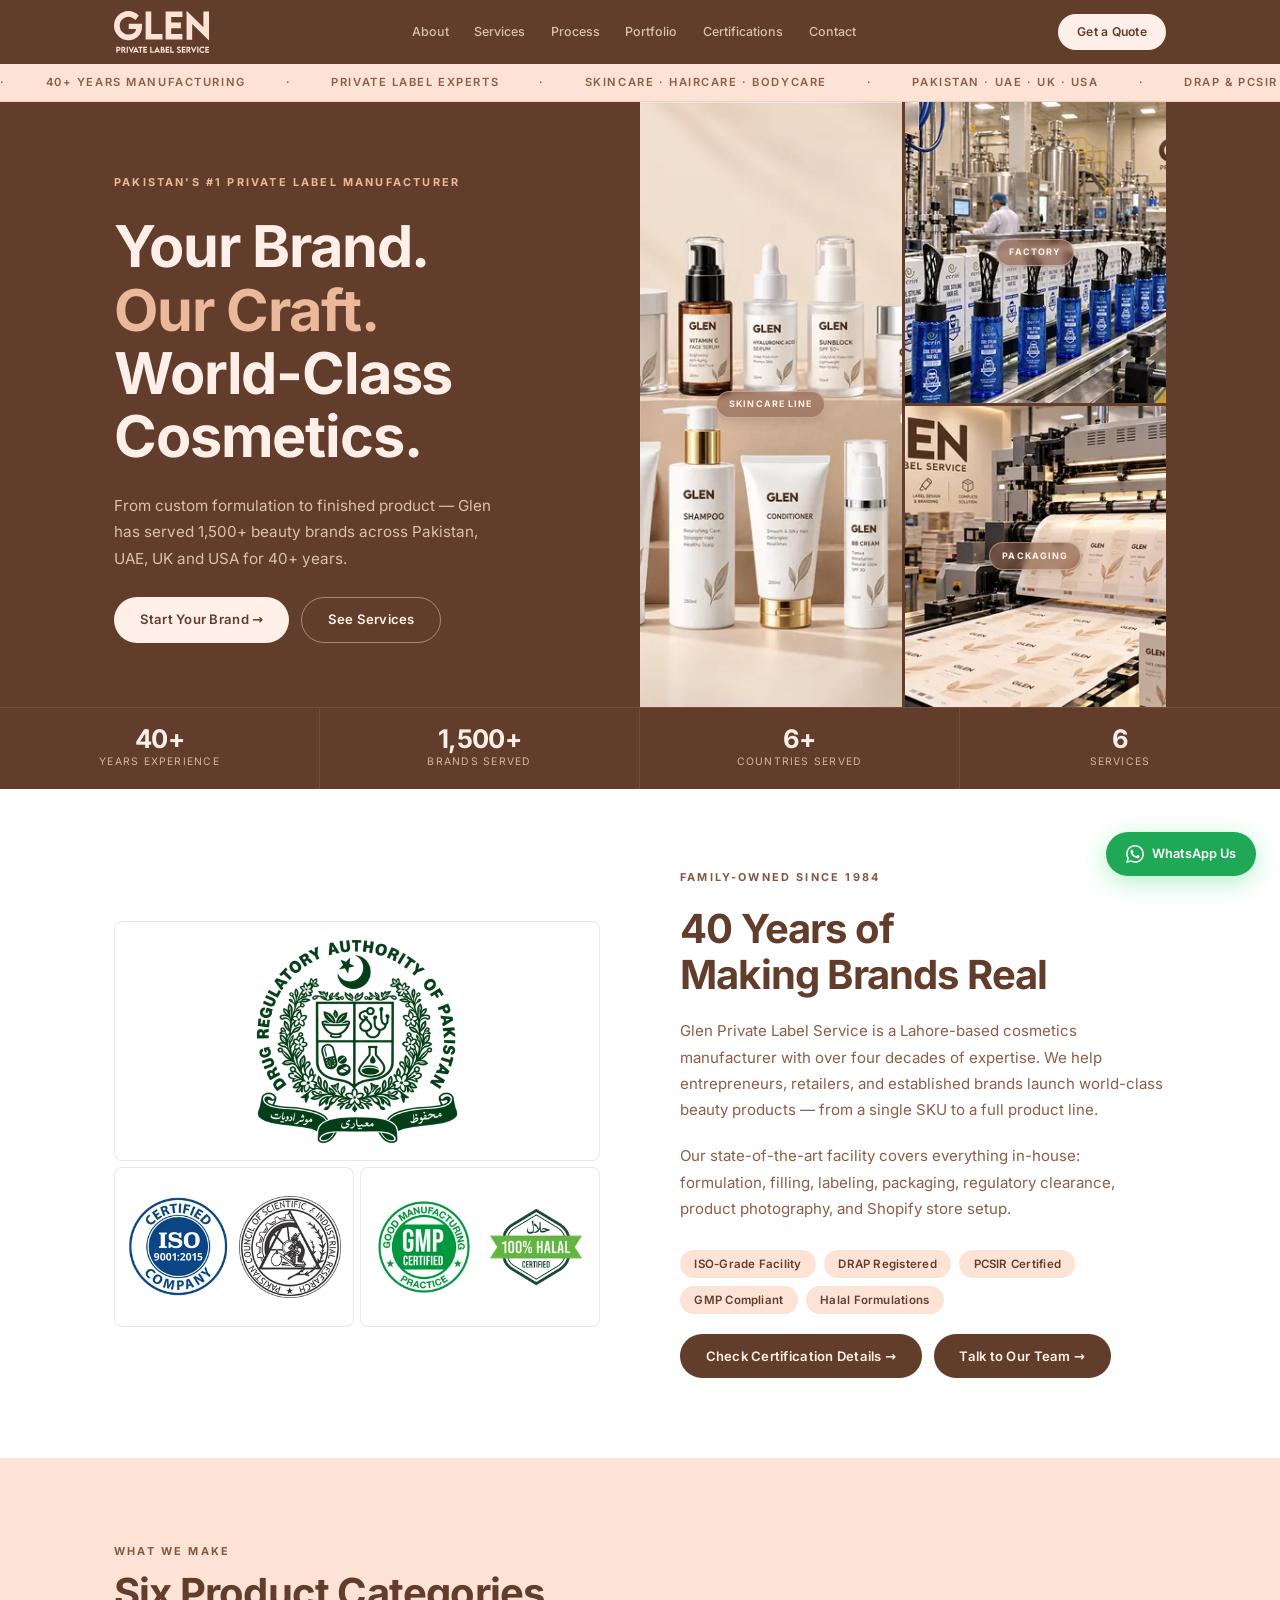
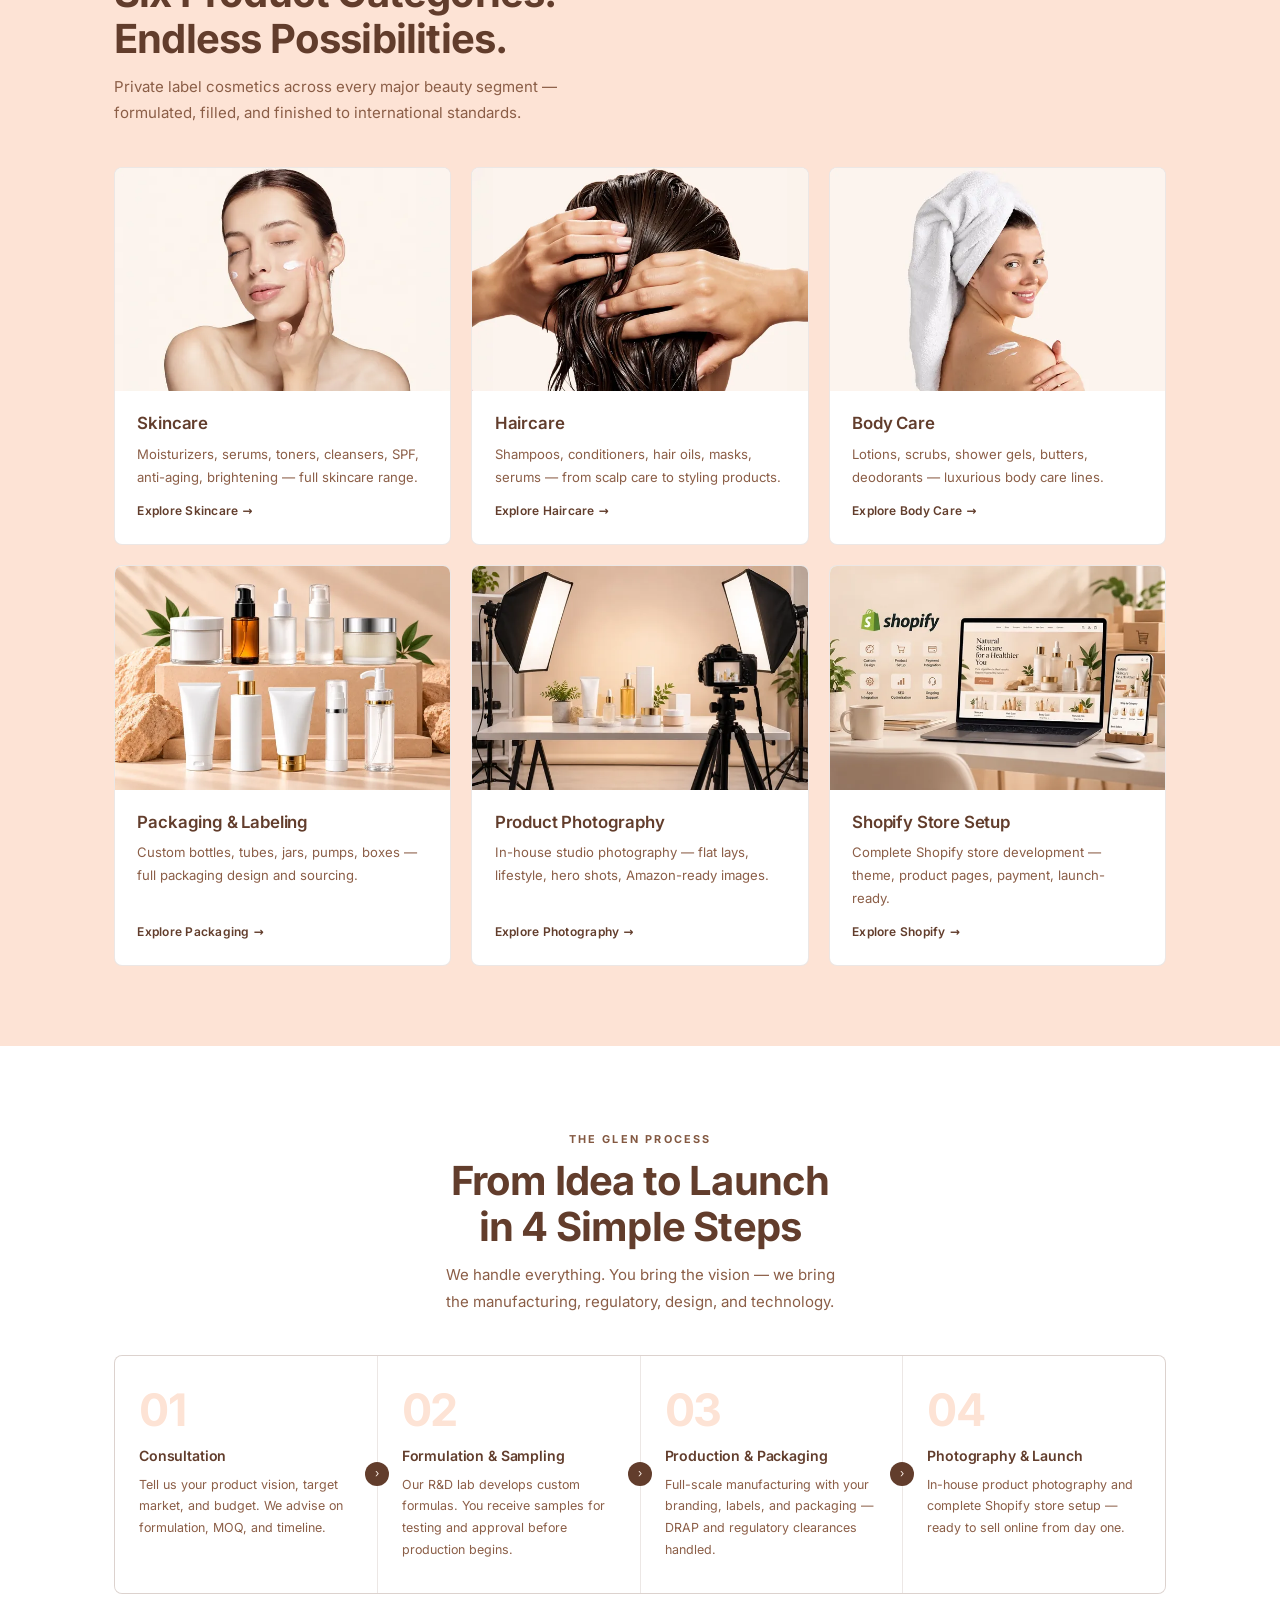
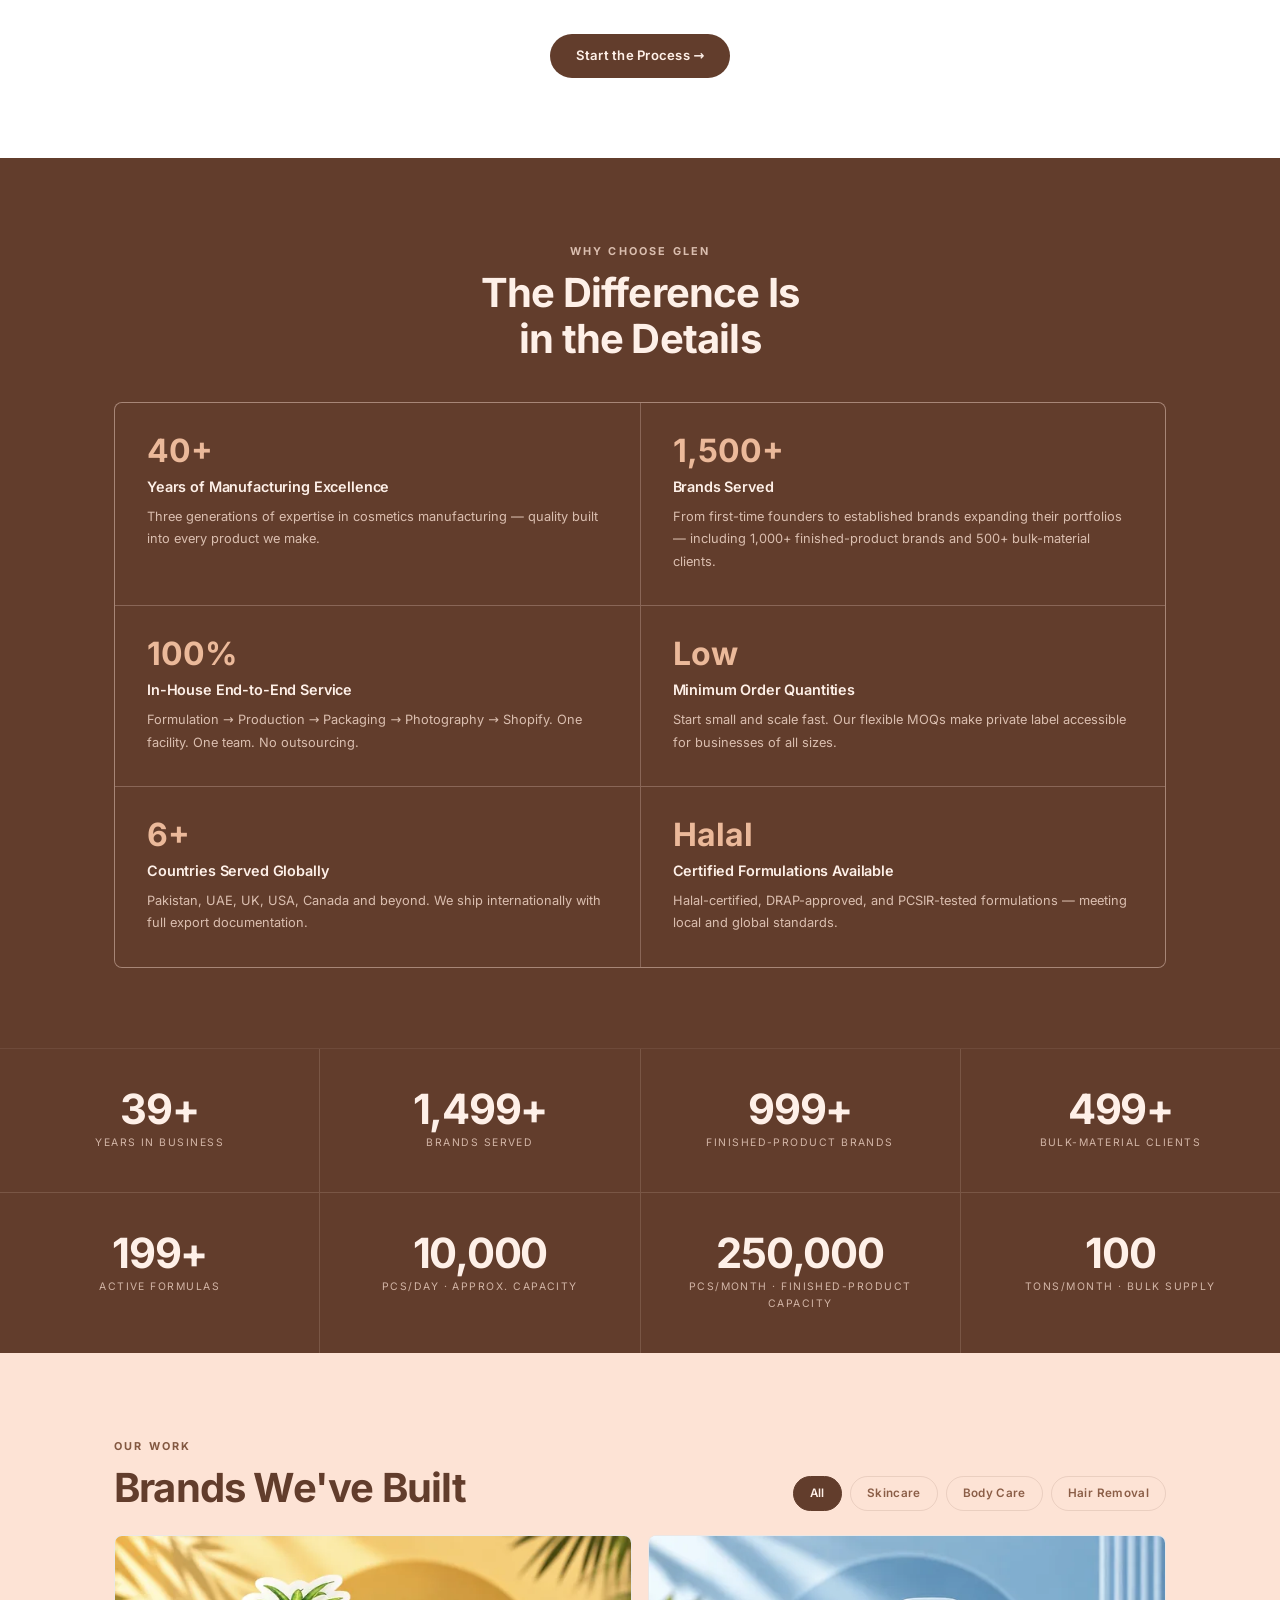
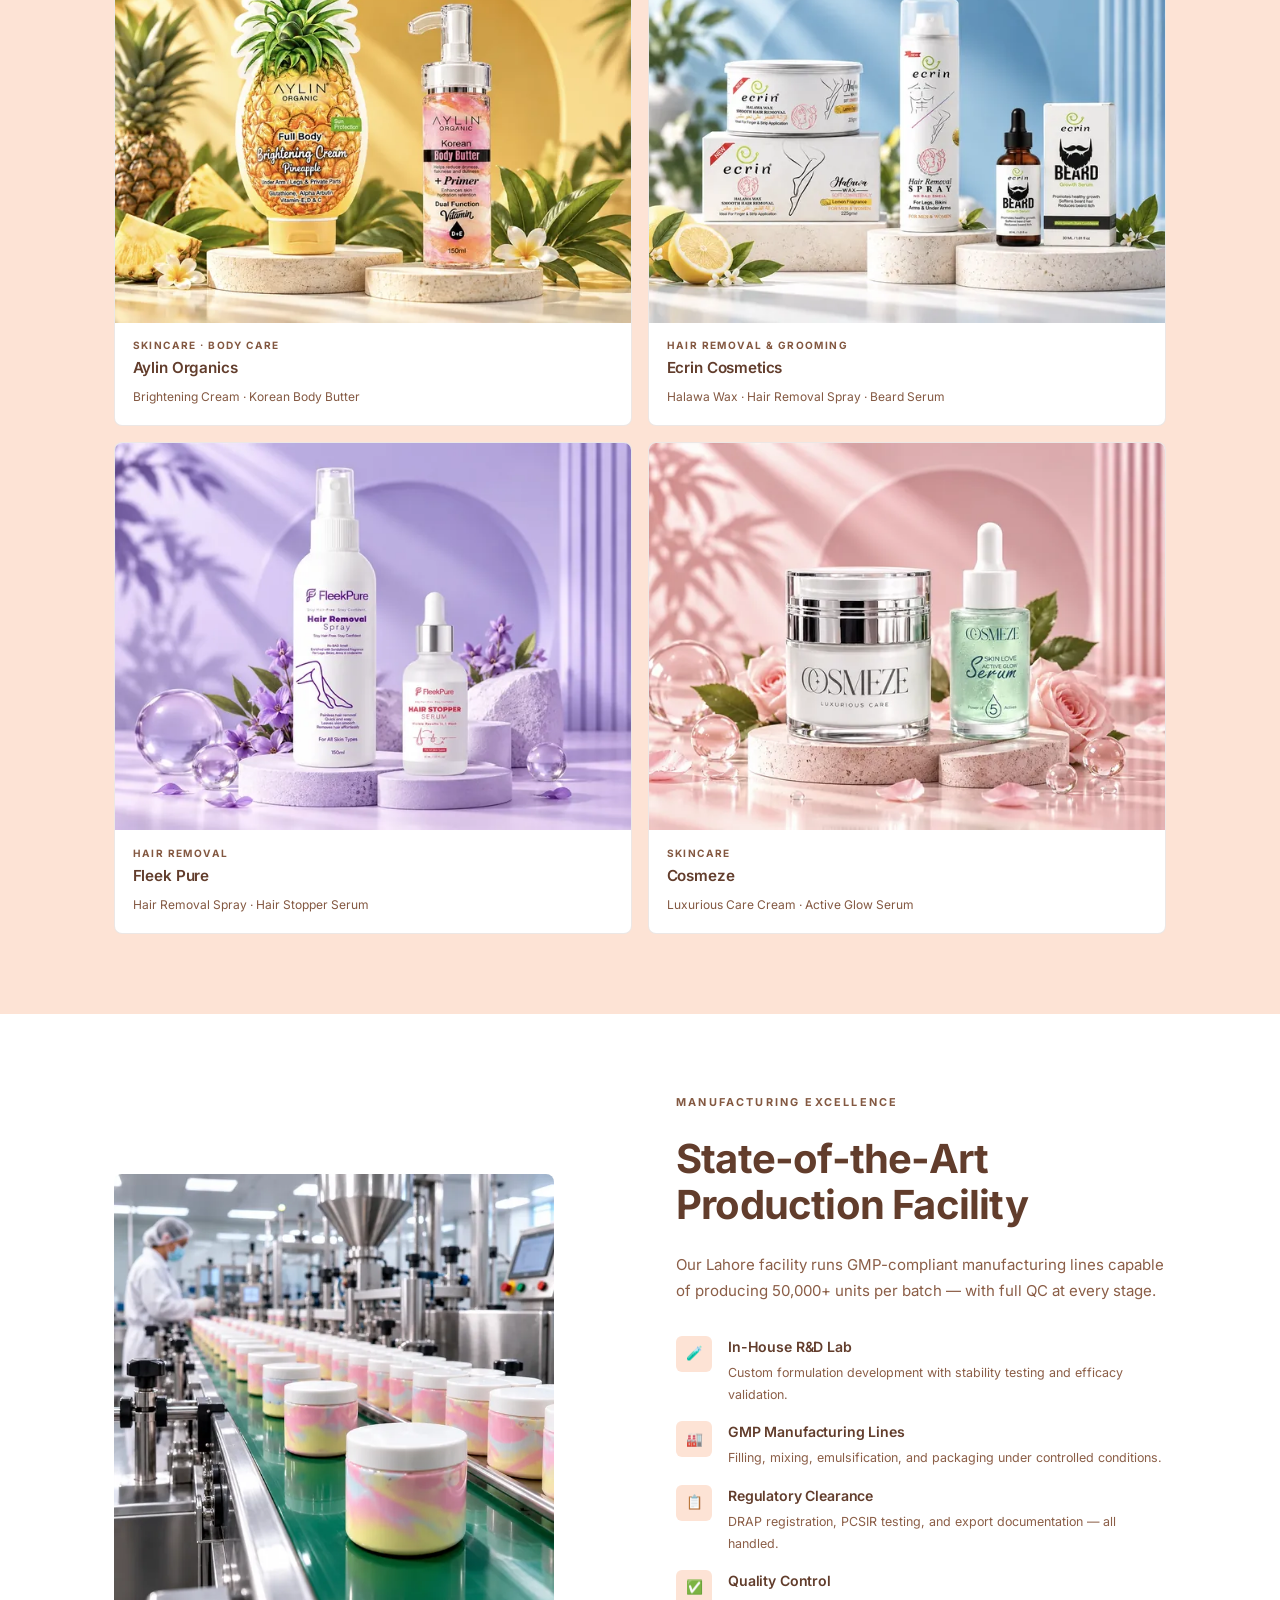
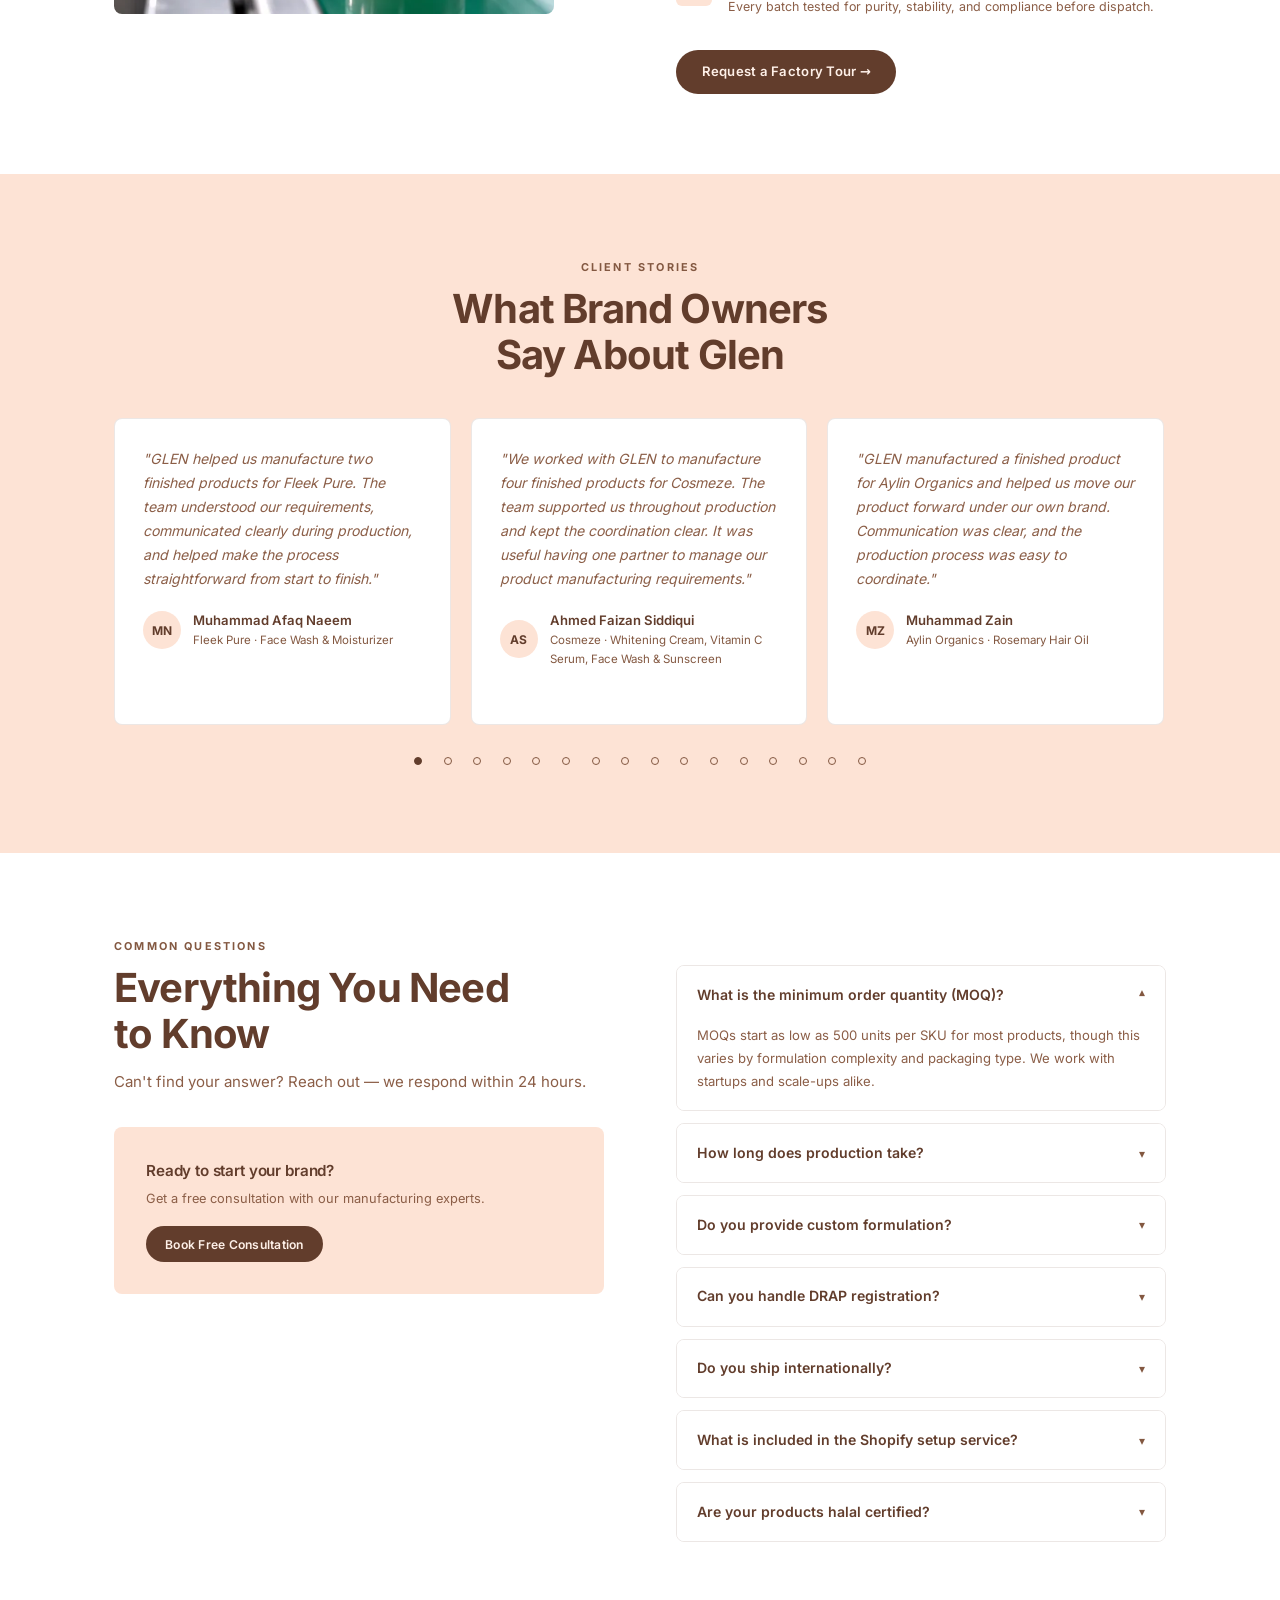
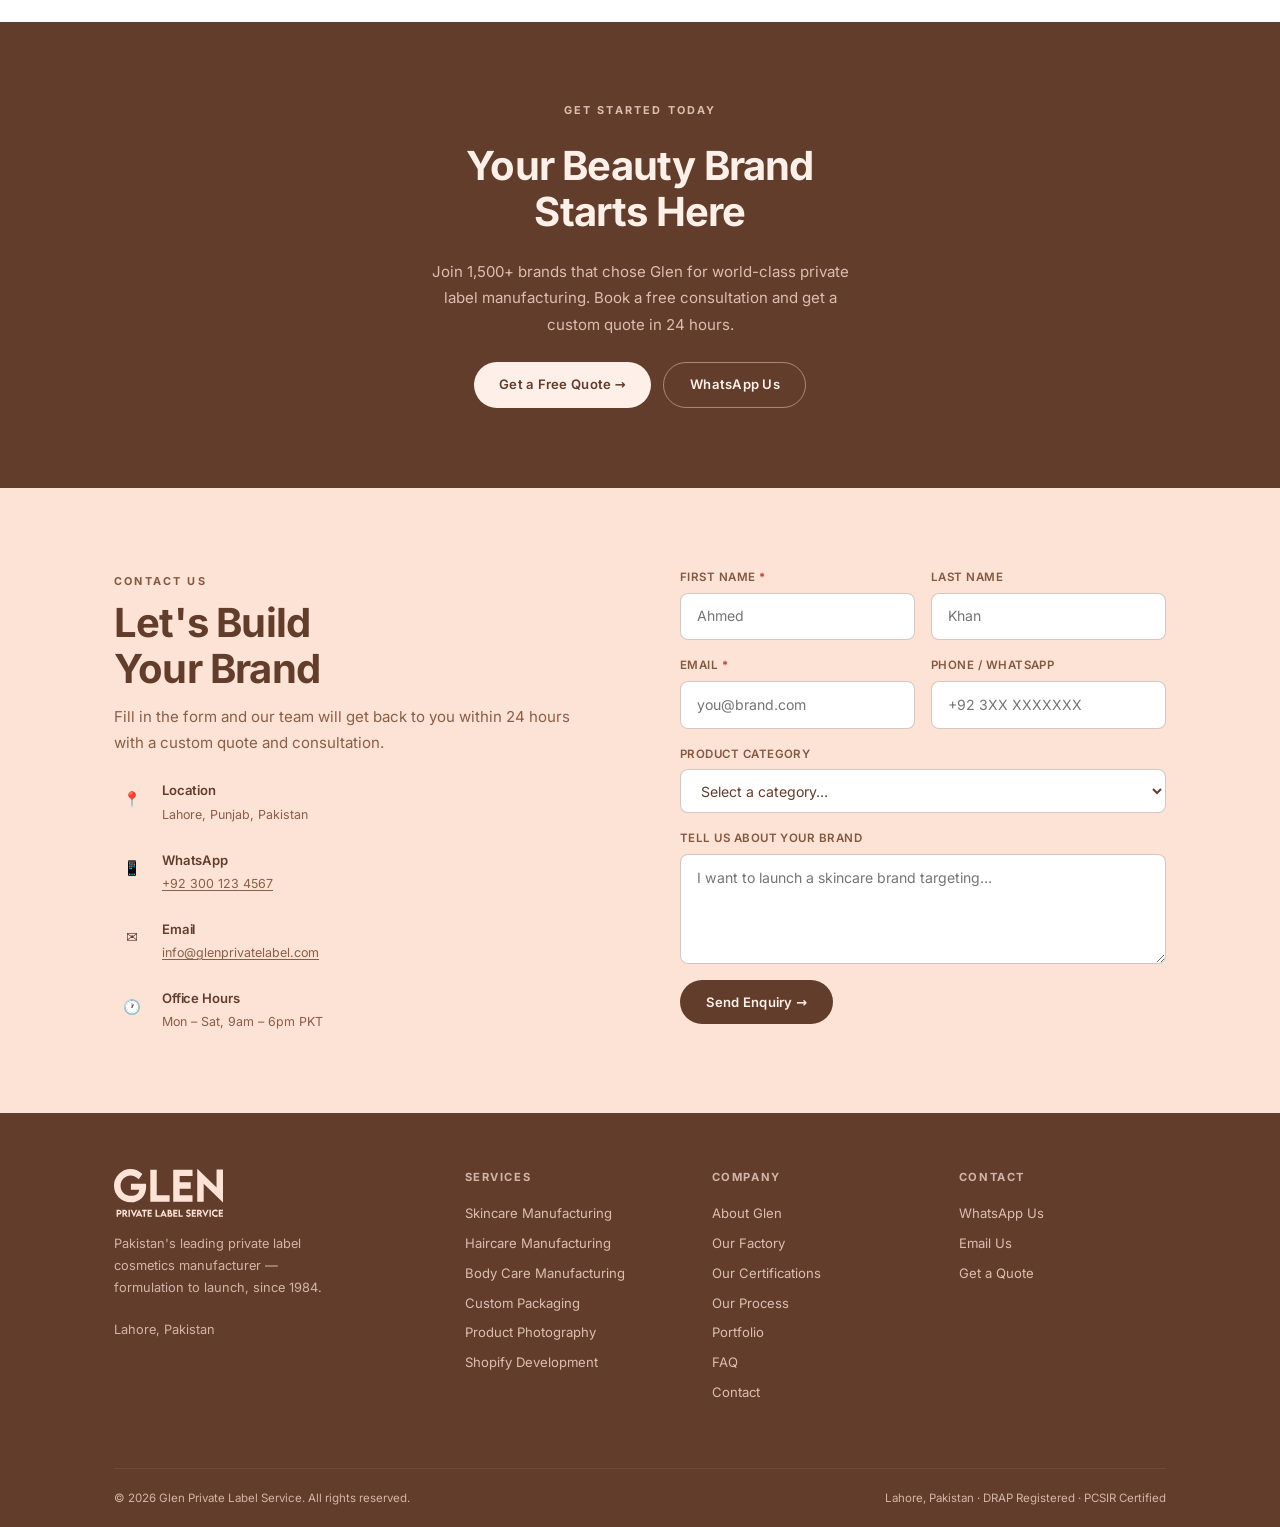
<file: index.html>
<!DOCTYPE html>
<html lang="en">
<head>
<meta charset="UTF-8">
<meta name="viewport" content="width=device-width, initial-scale=1.0, viewport-fit=cover">
<title>Glen Private Label Service | Cosmetics Manufacturer in Lahore, Pakistan</title>
<meta name="description" content="Lahore-based private label cosmetics manufacturer. Custom formulation, skincare, haircare, body care, packaging, photography and Shopify store setup.">
<meta name="theme-color" content="#623D2C">

<!-- TODO before launch: confirm this is the live domain (assumed from the email address). It appears here, in the JSON-LD below, and in robots.txt / sitemap.xml. -->
<link rel="canonical" href="https://glenprivatelabel.com/">

<!-- Social previews -->
<meta property="og:type" content="website">
<meta property="og:site_name" content="Glen Private Label Service">
<meta property="og:title" content="Glen Private Label Service | Cosmetics Manufacturer in Lahore">
<meta property="og:description" content="From custom formulation to finished product. Private label skincare, haircare and body care, with packaging, photography and Shopify setup.">
<meta property="og:url" content="https://glenprivatelabel.com/">
<meta property="og:image" content="https://glenprivatelabel.com/assets/img/og-image.jpg">
<meta property="og:image:width" content="1200">
<meta property="og:image:height" content="630">
<meta name="twitter:card" content="summary_large_image">

<!-- Icons -->
<link rel="icon" href="favicon.ico" sizes="48x48">
<link rel="icon" type="image/png" sizes="32x32" href="assets/img/favicon-32.png">
<link rel="apple-touch-icon" href="assets/img/apple-touch-icon.png">

<link rel="preload" href="assets/fonts/inter-latin-var.woff2" as="font" type="font/woff2" crossorigin>
<link rel="stylesheet" href="assets/css/style.css">
<script>document.documentElement.classList.add('js')</script>

<script type="application/ld+json">
{
  "@context": "https://schema.org",
  "@type": "Organization",
  "name": "Glen Private Label Service",
  "url": "https://glenprivatelabel.com/",
  "logo": "https://glenprivatelabel.com/assets/img/icon-512.png",
  "image": "https://glenprivatelabel.com/assets/img/og-image.jpg",
  "description": "Private label cosmetics manufacturer in Lahore, Pakistan: custom formulation, skincare, haircare, body care, packaging, product photography and Shopify store setup.",
  "email": "info@glenprivatelabel.com",
  "telephone": "+923001234567",
  "address": {
    "@type": "PostalAddress",
    "addressLocality": "Lahore",
    "addressRegion": "Punjab",
    "addressCountry": "PK"
  }
}
</script>
</head>
<body id="top">
<a class="skip" href="#main">Skip to content</a>

<!-- ═══════ 01  NAV ═══════ -->
<header>
<nav id="nav" aria-label="Main">
  <div class="nav-in">
    <a href="#top" class="logo" aria-label="Glen Private Label Service, back to top">
      <img src="assets/img/logo-light.svg" alt="Glen Private Label Service" width="95" height="42">
    </a>
    <div class="nav-links">
      <a href="#about">About</a>
      <a href="#services">Services</a>
      <a href="#process">Process</a>
      <a href="#portfolio">Portfolio</a>
      <a href="certifications/">Certifications</a>
      <a href="#contact">Contact</a>
    </div>
    <a href="#contact" class="btn btn-light btn-sm nav-cta">Get a Quote</a>
    <button class="ham" id="ham" type="button" aria-label="Open menu" aria-expanded="false" aria-controls="mmenu">
      <span></span><span></span><span></span>
    </button>
  </div>
</nav>
<div id="mmenu">
  <a href="#about">About</a>
  <a href="#services">Services</a>
  <a href="#process">Process</a>
  <a href="#portfolio">Portfolio</a>
  <a href="certifications/">Certifications</a>
  <a href="#faq">FAQ</a>
  <a href="#contact">Contact</a>
  <a href="#contact" class="btn btn-light">Get a Quote</a>
</div>
</header>

<main id="main">

<!-- ═══════ 02  TICKER / TRUST BAR ═══════ -->
<div class="ticker" aria-label="Highlights">
  <div class="tick-wrap">
    <div class="tick-track">
      <span class="tick-item">40+ Years Manufacturing</span>
      <span class="tick-item">Private Label Experts</span>
      <span class="tick-item">Skincare · Haircare · Bodycare</span>
      <span class="tick-item">Pakistan · UAE · UK · USA</span>
      <span class="tick-item">DRAP &amp; PCSIR Support</span>
      <span class="tick-item">Custom Formulation</span>
      <span class="tick-item">In-House Photography</span>
      <span class="tick-item">Shopify Development</span>
      <span class="tick-item">End-to-End Brand Building</span>
      <span class="tick-item">Lahore, Pakistan</span>
    </div>
    <div class="tick-track" aria-hidden="true">
      <span class="tick-item">40+ Years Manufacturing</span>
      <span class="tick-item">Private Label Experts</span>
      <span class="tick-item">Skincare · Haircare · Bodycare</span>
      <span class="tick-item">Pakistan · UAE · UK · USA</span>
      <span class="tick-item">DRAP &amp; PCSIR Support</span>
      <span class="tick-item">Custom Formulation</span>
      <span class="tick-item">In-House Photography</span>
      <span class="tick-item">Shopify Development</span>
      <span class="tick-item">End-to-End Brand Building</span>
      <span class="tick-item">Lahore, Pakistan</span>
    </div>
  </div>
</div>

<!-- ═══════ 03  HERO ═══════ -->
<section id="hero" aria-labelledby="hero-h">
  <div class="wrap">
    <div class="hero-in">
      <div class="hero-copy rev">
        <span class="label">Pakistan's #1 Private Label Manufacturer</span>
        <h1 id="hero-h">Your Brand.<br><em>Our Craft.</em><br>World-Class Cosmetics.</h1>
        <p>From custom formulation to finished product — Glen has served 1,500+ beauty brands across Pakistan, UAE, UK and USA for 40+ years.</p>
        <div class="hero-btns">
          <a href="#contact" class="btn btn-light">Start Your Brand →</a>
          <a href="#services" class="btn btn-light-ghost">See Services</a>
        </div>
      </div>
      <!-- Hero photos (6 Nov): the client's supplied hero-* images; client chose to embrace AI-generated imagery.
           Each tile opens its own page. The chip stays visible at rest so labels are readable on photos (per the brief's note). -->
      <div class="hero-vis">
        <a class="hv hv-main" href="skincare-line/"><img src="assets/img/hero-skincare-480.webp" srcset="assets/img/hero-skincare-480.webp 480w, assets/img/hero-skincare.webp 900w" sizes="(max-width:800px) 50vw, 260px" width="900" height="1200" alt="Glen-branded skincare range" decoding="async" fetchpriority="high"><span class="hv-fill"><span class="hv-chip">Skincare Line <span aria-hidden="true">→</span></span></span></a>
        <a class="hv hv-a" href="factory/"><img src="assets/img/hero-factory-480.webp" srcset="assets/img/hero-factory-480.webp 480w, assets/img/hero-factory.webp 900w" sizes="(max-width:800px) 50vw, 260px" width="900" height="600" alt="Technicians supervising a bottle-filling line in the Glen production hall" decoding="async"><span class="hv-fill"><span class="hv-chip">Factory <span aria-hidden="true">→</span></span></span></a>
        <a class="hv hv-b" href="packaging/"><img src="assets/img/hero-packaging-480.webp" srcset="assets/img/hero-packaging-480.webp 480w, assets/img/hero-packaging.webp 900w" sizes="(max-width:800px) 50vw, 260px" width="900" height="600" alt="Label printing press producing Glen-branded packaging" decoding="async"><span class="hv-fill"><span class="hv-chip">Packaging <span aria-hidden="true">→</span></span></span></a>
      </div>
    </div>
  </div>
  <div class="hero-bar">
    <div class="hbar-cell"><div class="hbar-n" data-count="40">40+</div><div class="hbar-l">Years Experience</div></div>
    <div class="hbar-cell"><div class="hbar-n" data-count="1500">1,500+</div><div class="hbar-l">Brands Served</div></div>
    <div class="hbar-cell"><div class="hbar-n">6+</div><div class="hbar-l">Countries Served</div></div>
    <div class="hbar-cell"><div class="hbar-n">6</div><div class="hbar-l">Services</div></div>
  </div>
</section>

<!-- ═══════ 04  ABOUT ═══════ -->
<section id="about" class="section s-white" aria-labelledby="about-h">
  <div class="wrap">
    <div class="about-in">
      <!-- Certification collage (client request, 31 Oct): the mockup's placeholder boxes now display the supplied certification badges. DRAP in the wide box, two badges in each lower box. The matching scans/numbers are still to be collected (client-data-requests.md §C.2) before launch. -->
      <div class="about-vis rev">
        <div class="av av-wide"><img src="assets/img/cert-drap.webp" alt="Drug Regulatory Authority of Pakistan emblem" width="480" height="320" loading="lazy" decoding="async"></div>
        <div class="av av-pair"><img src="assets/img/cert-iso-9001.webp" alt="ISO 9001:2015 certified company badge" width="164" height="160" loading="lazy" decoding="async"><img src="assets/img/cert-pcsir.webp" alt="Pakistan Council of Scientific and Industrial Research seal" width="160" height="160" loading="lazy" decoding="async"></div>
        <div class="av av-pair"><img src="assets/img/cert-gmp.webp" alt="Good Manufacturing Practice certified badge" width="160" height="160" loading="lazy" decoding="async"><img src="assets/img/cert-halal.webp" alt="100% Halal certified badge" width="160" height="160" loading="lazy" decoding="async"></div>
      </div>
      <div class="about-copy rev">
        <span class="label">Family-Owned Since 1984</span>
        <h2 id="about-h">40 Years of<br>Making Brands Real</h2>
        <p>Glen Private Label Service is a Lahore-based cosmetics manufacturer with over four decades of expertise. We help entrepreneurs, retailers, and established brands launch world-class beauty products — from a single SKU to a full product line.</p>
        <p>Our state-of-the-art facility covers everything in-house: formulation, filling, labeling, packaging, regulatory clearance, product photography, and Shopify store setup.</p>
        <div class="tag-row">
          <span class="tag">ISO-Grade Facility</span>
          <span class="tag">DRAP Registered</span>
          <span class="tag">PCSIR Certified</span>
          <span class="tag">GMP Compliant</span>
          <span class="tag">Halal Formulations</span>
        </div>
        <div class="hero-btns">
          <a href="certifications/" class="btn btn-dark">Check Certification Details →</a>
          <a href="#contact" class="btn btn-dark">Talk to Our Team →</a>
        </div>
      </div>
    </div>
  </div>
</section>

<!-- ═══════ 05  SERVICES ═══════ -->
<section id="services" class="section s-peach" aria-labelledby="services-h">
  <div class="wrap">
    <div class="sec-head rev">
      <span class="label">What We Make</span>
      <h2 id="services-h" class="mt-s">Six Product Categories.<br>Endless Possibilities.</h2>
      <p class="mt-m">Private label cosmetics across every major beauty segment — formulated, filled, and finished to international standards.</p>
    </div>
    <div class="grid-3">
      <article class="card rev" id="svc-skincare">
        <div class="card-img"><img src="assets/img/svc-skincare-640.webp" srcset="assets/img/svc-skincare-640.webp 640w, assets/img/svc-skincare.webp 1200w" sizes="(max-width:560px) 100vw, (max-width:800px) 50vw, 340px" width="1200" height="800" alt="Woman applying moisturiser to her cheek" loading="lazy" decoding="async"></div>
        <div class="card-body">
          <h3>Skincare</h3>
          <p>Moisturizers, serums, toners, cleansers, SPF, anti-aging, brightening — full skincare range.</p>
          <a class="card-link" href="skincare/">Explore Skincare</a>
        </div>
      </article>
      <article class="card rev" id="svc-haircare">
        <div class="card-img"><img src="assets/img/svc-haircare-640.webp" srcset="assets/img/svc-haircare-640.webp 640w, assets/img/svc-haircare.webp 1200w" sizes="(max-width:560px) 100vw, (max-width:800px) 50vw, 340px" width="1200" height="800" alt="Hands working shampoo through wet hair" loading="lazy" decoding="async"></div>
        <div class="card-body">
          <h3>Haircare</h3>
          <p>Shampoos, conditioners, hair oils, masks, serums — from scalp care to styling products.</p>
          <a class="card-link" href="haircare/">Explore Haircare</a>
        </div>
      </article>
      <article class="card rev" id="svc-bodycare">
        <div class="card-img"><img src="assets/img/svc-bodycare-640.webp" srcset="assets/img/svc-bodycare-640.webp 640w, assets/img/svc-bodycare.webp 1200w" sizes="(max-width:560px) 100vw, (max-width:800px) 50vw, 340px" width="1200" height="800" alt="Smiling woman in a head towel with body lotion on her shoulder" loading="lazy" decoding="async"></div>
        <div class="card-body">
          <h3>Body Care</h3>
          <p>Lotions, scrubs, shower gels, butters, deodorants — luxurious body care lines.</p>
          <a class="card-link" href="body-care/">Explore Body Care</a>
        </div>
      </article>
      <article class="card rev" id="svc-packaging">
        <div class="card-img"><img src="assets/img/svc-packaging-640.webp" srcset="assets/img/svc-packaging-640.webp 640w, assets/img/svc-packaging.webp 1200w" sizes="(max-width:560px) 100vw, (max-width:800px) 50vw, 340px" width="1200" height="800" alt="Jars, bottles, pumps and tubes arranged on stone display blocks" loading="lazy" decoding="async"></div>
        <div class="card-body">
          <h3>Packaging &amp; Labeling</h3>
          <p>Custom bottles, tubes, jars, pumps, boxes — full packaging design and sourcing.</p>
          <a class="card-link" href="packaging/">Explore Packaging</a>
        </div>
      </article>
      <article class="card rev" id="svc-photography">
        <div class="card-img"><img src="assets/img/svc-photography-640.webp" srcset="assets/img/svc-photography-640.webp 640w, assets/img/svc-photography.webp 1200w" sizes="(max-width:560px) 100vw, (max-width:800px) 50vw, 340px" width="1200" height="800" alt="Product photography studio with softbox lights and a camera on a tripod" loading="lazy" decoding="async"></div>
        <div class="card-body">
          <h3>Product Photography</h3>
          <p>In-house studio photography — flat lays, lifestyle, hero shots, Amazon-ready images.</p>
          <a class="card-link" href="photography/">Explore Photography</a>
        </div>
      </article>
      <article class="card rev" id="svc-shopify">
        <div class="card-img"><img src="assets/img/svc-shopify-640.webp" srcset="assets/img/svc-shopify-640.webp 640w, assets/img/svc-shopify.webp 1200w" sizes="(max-width:560px) 100vw, (max-width:800px) 50vw, 340px" width="1200" height="800" alt="Skincare online store shown on a laptop and phone" loading="lazy" decoding="async"></div>
        <div class="card-body">
          <h3>Shopify Store Setup</h3>
          <p>Complete Shopify store development — theme, product pages, payment, launch-ready.</p>
          <a class="card-link" href="shopify/">Explore Shopify</a>
        </div>
      </article>
    </div>
  </div>
</section>

<!-- ═══════ 06  HOW IT WORKS ═══════ -->
<section id="process" class="section s-white" aria-labelledby="process-h">
  <div class="wrap">
    <div class="sec-head center rev">
      <span class="label">The Glen Process</span>
      <h2 id="process-h" class="mt-s">From Idea to Launch<br>in 4 Simple Steps</h2>
      <p class="mt-m" style="max-width:46ch;margin-inline:auto">We handle everything. You bring the vision — we bring the manufacturing, regulatory, design, and technology.</p>
    </div>
    <ol class="steps rev">
      <li class="step">
        <div class="step-n" aria-hidden="true">01</div>
        <div class="step-arrow" aria-hidden="true">›</div>
        <h3>Consultation</h3>
        <p>Tell us your product vision, target market, and budget. We advise on formulation, MOQ, and timeline.</p>
      </li>
      <li class="step">
        <div class="step-n" aria-hidden="true">02</div>
        <div class="step-arrow" aria-hidden="true">›</div>
        <h3>Formulation &amp; Sampling</h3>
        <p>Our R&amp;D lab develops custom formulas. You receive samples for testing and approval before production begins.</p>
      </li>
      <li class="step">
        <div class="step-n" aria-hidden="true">03</div>
        <div class="step-arrow" aria-hidden="true">›</div>
        <h3>Production &amp; Packaging</h3>
        <p>Full-scale manufacturing with your branding, labels, and packaging — DRAP and regulatory clearances handled.</p>
      </li>
      <li class="step">
        <div class="step-n" aria-hidden="true">04</div>
        <h3>Photography &amp; Launch</h3>
        <p>In-house product photography and complete Shopify store setup — ready to sell online from day one.</p>
      </li>
    </ol>
    <div style="text-align:center;margin-top:2.5rem" class="rev">
      <a href="#contact" class="btn btn-dark">Start the Process →</a>
    </div>
  </div>
</section>

<!-- ═══════ 07  WHY GLEN ═══════ -->
<section class="section s-brown" aria-labelledby="why-h">
  <div class="wrap">
    <div class="sec-head center rev" style="max-width:50ch">
      <span class="label">Why Choose Glen</span>
      <h2 id="why-h" class="mt-s">The Difference Is<br>in the Details</h2>
    </div>
    <div class="why-grid rev">
      <div class="why-item">
        <div class="why-num">40+</div>
        <h3>Years of Manufacturing Excellence</h3>
        <p>Three generations of expertise in cosmetics manufacturing — quality built into every product we make.</p>
      </div>
      <div class="why-item">
        <div class="why-num">1,500+</div>
        <h3>Brands Served</h3>
        <p>From first-time founders to established brands expanding their portfolios — including 1,000+ finished-product brands and 500+ bulk-material clients.</p>
      </div>
      <div class="why-item">
        <div class="why-num">100%</div>
        <h3>In-House End-to-End Service</h3>
        <p>Formulation → Production → Packaging → Photography → Shopify. One facility. One team. No outsourcing.</p>
      </div>
      <div class="why-item">
        <div class="why-num">Low</div>
        <h3>Minimum Order Quantities</h3>
        <p>Start small and scale fast. Our flexible MOQs make private label accessible for businesses of all sizes.</p>
      </div>
      <div class="why-item">
        <div class="why-num">6+</div>
        <h3>Countries Served Globally</h3>
        <p>Pakistan, UAE, UK, USA, Canada and beyond. We ship internationally with full export documentation.</p>
      </div>
      <div class="why-item">
        <div class="why-num">Halal</div>
        <h3>Certified Formulations Available</h3>
        <p>Halal-certified, DRAP-approved, and PCSIR-tested formulations — meeting local and global standards.</p>
      </div>
    </div>
  </div>
</section>

<!-- ═══════ 08  STATS STRIP ═══════ -->
<div class="s-brown stats-strip" role="group" aria-label="Glen in numbers">
  <div class="stats-row">
    <div class="stat-cell rev"><div class="stat-n" data-count="40">40+</div><div class="stat-l">Years in Business</div></div>
    <div class="stat-cell rev"><div class="stat-n" data-count="1500">1,500+</div><div class="stat-l">Brands Served</div></div>
    <div class="stat-cell rev"><div class="stat-n" data-count="1000">1,000+</div><div class="stat-l">Finished-Product Brands</div></div>
    <div class="stat-cell rev"><div class="stat-n" data-count="500">500+</div><div class="stat-l">Bulk-Material Clients</div></div>
    <div class="stat-cell rev"><div class="stat-n" data-count="200">200+</div><div class="stat-l">Active Formulas</div></div>
    <div class="stat-cell rev"><div class="stat-n">10,000</div><div class="stat-l">pcs/day · approx. capacity</div></div>
    <div class="stat-cell rev"><div class="stat-n">250,000</div><div class="stat-l">pcs/month · finished-product capacity</div></div>
    <div class="stat-cell rev"><div class="stat-n">100</div><div class="stat-l">tons/month · bulk supply</div></div>
  </div>
</div>

<!-- ═══════ 09  PORTFOLIO ═══════ -->
<!-- The mockup listed six invented projects. These are the four real brand cards the client supplied. -->
<section id="portfolio" class="section s-peach" aria-labelledby="portfolio-h">
  <div class="wrap">
    <div class="port-head rev">
      <div>
        <span class="label">Our Work</span>
        <h2 id="portfolio-h" class="mt-s">Brands We've Built</h2>
      </div>
      <div class="filter-row" role="group" aria-label="Filter brands by category">
        <button type="button" class="filt on" data-f="all" aria-pressed="true">All</button>
        <button type="button" class="filt" data-f="skincare" aria-pressed="false">Skincare</button>
        <button type="button" class="filt" data-f="bodycare" aria-pressed="false">Body Care</button>
        <button type="button" class="filt" data-f="hairremoval" aria-pressed="false">Hair Removal</button>
      </div>
    </div>
    <div class="port-grid">
      <article class="port-item rev" data-cat="skincare bodycare">
        <div class="port-img"><img src="assets/img/brand-aylin-640.webp" srcset="assets/img/brand-aylin-640.webp 640w, assets/img/brand-aylin.webp 1200w" sizes="(max-width:560px) 100vw, 540px" width="1200" height="900" alt="Aylin Organics pineapple brightening cream and Korean body butter" loading="lazy" decoding="async"></div>
        <div class="port-meta"><div class="port-cat">Skincare · Body Care</div><h3>Aylin Organics</h3><span>Brightening Cream · Korean Body Butter</span></div>
      </article>
      <article class="port-item rev" data-cat="hairremoval">
        <div class="port-img"><img src="assets/img/brand-ecrin-640.webp" srcset="assets/img/brand-ecrin-640.webp 640w, assets/img/brand-ecrin.webp 1200w" sizes="(max-width:560px) 100vw, 540px" width="1200" height="900" alt="Ecrin Cosmetics halawa wax, hair removal spray and beard growth serum" loading="lazy" decoding="async"></div>
        <div class="port-meta"><div class="port-cat">Hair Removal &amp; Grooming</div><h3>Ecrin Cosmetics</h3><span>Halawa Wax · Hair Removal Spray · Beard Serum</span></div>
      </article>
      <article class="port-item rev" data-cat="hairremoval">
        <div class="port-img"><img src="assets/img/brand-fleekpure-640.webp" srcset="assets/img/brand-fleekpure-640.webp 640w, assets/img/brand-fleekpure.webp 1200w" sizes="(max-width:560px) 100vw, 540px" width="1200" height="900" alt="Fleek Pure hair removal spray and hair stopper serum" loading="lazy" decoding="async"></div>
        <div class="port-meta"><div class="port-cat">Hair Removal</div><h3>Fleek Pure</h3><span>Hair Removal Spray · Hair Stopper Serum</span></div>
      </article>
      <article class="port-item rev" data-cat="skincare">
        <div class="port-img"><img src="assets/img/brand-cosmeze-640.webp" srcset="assets/img/brand-cosmeze-640.webp 640w, assets/img/brand-cosmeze.webp 1200w" sizes="(max-width:560px) 100vw, 540px" width="1200" height="900" alt="Cosmeze luxurious care cream and active glow serum" loading="lazy" decoding="async"></div>
        <div class="port-meta"><div class="port-cat">Skincare</div><h3>Cosmeze</h3><span>Luxurious Care Cream · Active Glow Serum</span></div>
      </article>
    </div>
  </div>
</section>

<!-- ═══════ 10  FACILITY ═══════ -->
<section class="section s-white" aria-labelledby="facility-h">
  <div class="wrap">
    <div class="exp-in">
      <div class="exp-vis rev">
        <img src="assets/img/factory-line-640.webp" srcset="assets/img/factory-line-640.webp 640w, assets/img/factory-line.webp 1200w" sizes="(max-width:800px) 100vw, 440px" width="1200" height="1200" alt="Cream jars moving along an automated filling line" loading="lazy" decoding="async">
      </div>
      <div class="exp-copy rev">
        <span class="label">Manufacturing Excellence</span>
        <h2 id="facility-h">State-of-the-Art<br>Production Facility</h2>
        <p>Our Lahore facility runs GMP-compliant manufacturing lines capable of producing 50,000+ units per batch — with full QC at every stage.</p>
        <div class="exp-list">
          <div class="exp-row">
            <div class="exp-icon" aria-hidden="true">🧪</div>
            <div class="exp-text"><h3>In-House R&amp;D Lab</h3><p>Custom formulation development with stability testing and efficacy validation.</p></div>
          </div>
          <div class="exp-row">
            <div class="exp-icon" aria-hidden="true">🏭</div>
            <div class="exp-text"><h3>GMP Manufacturing Lines</h3><p>Filling, mixing, emulsification, and packaging under controlled conditions.</p></div>
          </div>
          <div class="exp-row">
            <div class="exp-icon" aria-hidden="true">📋</div>
            <div class="exp-text"><h3>Regulatory Clearance</h3><p>DRAP registration, PCSIR testing, and export documentation — all handled.</p></div>
          </div>
          <div class="exp-row">
            <div class="exp-icon" aria-hidden="true">✅</div>
            <div class="exp-text"><h3>Quality Control</h3><p>Every batch tested for purity, stability, and compliance before dispatch.</p></div>
          </div>
        </div>
        <a href="#contact" class="btn btn-dark self-start" style="margin-top:.5rem">Request a Factory Tour →</a>
      </div>
    </div>
  </div>
</section>

<!-- ═══════ 11  TESTIMONIALS ═══════ -->
<!-- Testimonials supplied by the client (testimonials.pdf, 2 Nov 2026), published verbatim.
     The PDF gives no star ratings, so none are shown. Two other supplied quotes were dropped at the client's direction (2 Nov). -->
<section class="section s-peach" aria-labelledby="testi-h">
  <div class="wrap">
    <div class="sec-head center rev" style="max-width:48ch">
      <span class="label">Client Stories</span>
      <h2 id="testi-h" class="mt-s">What Brand Owners<br>Say About Glen</h2>
    </div>
    <div class="testi-wrap rev" role="region" aria-roledescription="carousel" aria-label="Client testimonials">
      <div class="testi-track" id="ttrack">
        <figure class="testi-card">
          <blockquote>"GLEN helped us manufacture two finished products for Fleek Pure. The team understood our requirements, communicated clearly during production, and helped make the process straightforward from start to finish."</blockquote>
          <figcaption class="testi-who">
            <div class="testi-av" aria-hidden="true">MN</div>
            <div><div class="testi-name">Muhammad Afaq Naeem</div><div class="testi-brand">Fleek Pure · Face Wash &amp; Moisturizer</div></div>
          </figcaption>
        </figure>
        <figure class="testi-card">
          <blockquote>"We worked with GLEN to manufacture four finished products for Cosmeze. The team supported us throughout production and kept the coordination clear. It was useful having one partner to manage our product manufacturing requirements."</blockquote>
          <figcaption class="testi-who">
            <div class="testi-av" aria-hidden="true">AS</div>
            <div><div class="testi-name">Ahmed Faizan Siddiqui</div><div class="testi-brand">Cosmeze · Whitening Cream, Vitamin C Serum, Face Wash &amp; Sunscreen</div></div>
          </figcaption>
        </figure>
        <figure class="testi-card">
          <blockquote>"GLEN manufactured a finished product for Aylin Organics and helped us move our product forward under our own brand. Communication was clear, and the production process was easy to coordinate."</blockquote>
          <figcaption class="testi-who">
            <div class="testi-av" aria-hidden="true">MZ</div>
            <div><div class="testi-name">Muhammad Zain</div><div class="testi-brand">Aylin Organics · Rosemary Hair Oil</div></div>
          </figcaption>
        </figure>
        <figure class="testi-card">
          <blockquote>"GLEN manufactured ten finished products for Ecrin Cosmetics, including our Hair Removal Spray, which has become a strong-selling product for us. The team helped us coordinate the manufacturing of our range under our own brand. Our experience has been positive."</blockquote>
          <figcaption class="testi-who">
            <div class="testi-av" aria-hidden="true">MH</div>
            <div><div class="testi-name">Mujahid Hussain</div><div class="testi-brand">Ecrin Cosmetics · 10 finished products, incl. Hair Removal Spray</div></div>
          </figcaption>
        </figure>
        <figure class="testi-card">
          <blockquote>"We worked with GLEN on our shampoo and conditioner range. The team helped coordinate our product requirements and kept us informed during production. It was a practical option for getting finished products made under our own brand."</blockquote>
          <figcaption class="testi-who">
            <div class="testi-av" aria-hidden="true">HA</div>
            <div><div class="testi-name">Hassan Ali</div><div class="testi-brand">Shampoo &amp; Conditioner range</div></div>
          </figcaption>
        </figure>
        <figure class="testi-card">
          <blockquote>"We sourced shampoo base in bulk from GLEN for our production needs. The team discussed our requirements and coordinated the order with us. The experience was straightforward, and we would assess future orders based on consistency and specifications."</blockquote>
          <figcaption class="testi-who">
            <div class="testi-av" aria-hidden="true">UT</div>
            <div><div class="testi-name">Usman Tariq</div><div class="testi-brand">Bulk supply · 250 kg shampoo base</div></div>
          </figcaption>
        </figure>
        <figure class="testi-card">
          <blockquote>"GLEN supported the manufacturing of our rose water and facial toner. The team was responsive while we discussed product details and packaging requirements. It helped us coordinate the launch of our products under Aura Botanics."</blockquote>
          <figcaption class="testi-who">
            <div class="testi-av" aria-hidden="true">AM</div>
            <div><div class="testi-name">Ayesha Malik</div><div class="testi-brand">Aura Botanics · Rose Water &amp; Facial Toner</div></div>
          </figcaption>
        </figure>
        <figure class="testi-card">
          <blockquote>"We ordered aloe vera gel in bulk for our business from GLEN. The team helped us discuss the order quantity and product requirements. For us, clear coordination is an important part of choosing a manufacturing supplier."</blockquote>
          <figcaption class="testi-who">
            <div class="testi-av" aria-hidden="true">FN</div>
            <div><div class="testi-name">Fatima Noor</div><div class="testi-brand">Bulk supply · 100 kg aloe vera gel</div></div>
          </figcaption>
        </figure>
        <figure class="testi-card">
          <blockquote>"GLEN helped us manufacture beard oil and hair wax for Urban Groom. Having support with finished-product manufacturing made it easier to coordinate the products we wanted to offer under our brand."</blockquote>
          <figcaption class="testi-who">
            <div class="testi-av" aria-hidden="true">BA</div>
            <div><div class="testi-name">Bilal Ahmed</div><div class="testi-brand">Urban Groom · Beard Oil &amp; Hair Wax</div></div>
          </figcaption>
        </figure>
        <figure class="testi-card">
          <blockquote>"We contacted GLEN for a bulk order of moisturizing cream base. The team coordinated the order details with us and discussed our requirements. We recommend confirming specifications and quality checks for every production batch."</blockquote>
          <figcaption class="testi-who">
            <div class="testi-av" aria-hidden="true">SK</div>
            <div><div class="testi-name">Sana Khalid</div><div class="testi-brand">Bulk supply · 150 kg moisturizing cream base</div></div>
          </figcaption>
        </figure>
        <figure class="testi-card">
          <blockquote>"GLEN supported the manufacturing of three products for Velora Men. The process involved coordinating product requirements and finished goods under our brand name. The team was available to discuss the project as it moved forward."</blockquote>
          <figcaption class="testi-who">
            <div class="testi-av" aria-hidden="true">HR</div>
            <div><div class="testi-name">Hamza Raza</div><div class="testi-brand">Velora Men · Face Wash, Beard Serum &amp; Hair Styling Cream</div></div>
          </figcaption>
        </figure>
        <figure class="testi-card">
          <blockquote>"We worked with GLEN on our body lotion and hand cream products. The team helped coordinate manufacturing details and the requirements for our finished products. It was helpful to have a single point of contact during the process."</blockquote>
          <figcaption class="testi-who">
            <div class="testi-av" aria-hidden="true">DM</div>
            <div><div class="testi-name">Danish Mahmood</div><div class="testi-brand">Body Lotion &amp; Hand Cream</div></div>
          </figcaption>
        </figure>
        <figure class="testi-card">
          <blockquote>"GLEN supplied aloe vera gel for our bulk material requirements. The team discussed the quantity and order coordination with us. For ongoing orders, consistency against the agreed specifications remains the key measure for us."</blockquote>
          <figcaption class="testi-who">
            <div class="testi-av" aria-hidden="true">MA</div>
            <div><div class="testi-name">Maryam Asif</div><div class="testi-brand">Bulk supply · 200 kg aloe vera gel</div></div>
          </figcaption>
        </figure>
        <figure class="testi-card">
          <blockquote>"GLEN helped us coordinate manufacturing for our niacinamide serum and salicylic acid face wash. The team worked with us on our product requirements so we could offer the products under SkinTheory."</blockquote>
          <figcaption class="testi-who">
            <div class="testi-av" aria-hidden="true">FQ</div>
            <div><div class="testi-name">Farhan Qureshi</div><div class="testi-brand">SkinTheory · Niacinamide Serum &amp; Salicylic Acid Face Wash</div></div>
          </figcaption>
        </figure>
        <figure class="testi-card">
          <blockquote>"We approached GLEN for a bulk quantity of face wash base. The team discussed the order details and our intended use. Clear specifications and batch checks are important to our process, and we would review each order on those terms."</blockquote>
          <figcaption class="testi-who">
            <div class="testi-av" aria-hidden="true">HJ</div>
            <div><div class="testi-name">Hira Javed</div><div class="testi-brand">Bulk supply · 50 kg face wash base</div></div>
          </figcaption>
        </figure>
        <figure class="testi-card">
          <blockquote>"GLEN manufactured beard-care products for BeardCraft. The team helped us coordinate our requirements for finished products under our own brand, making the production process easier to manage."</blockquote>
          <figcaption class="testi-who">
            <div class="testi-av" aria-hidden="true">SI</div>
            <div><div class="testi-name">Saad Iqbal</div><div class="testi-brand">BeardCraft · Beard Growth Oil &amp; Beard Balm</div></div>
          </figcaption>
        </figure>
        <figure class="testi-card">
          <blockquote>"GLEN supported our finished-product manufacturing requirements for sunscreen and vitamin C serum. The team helped coordinate the project around our brand's needs and product specifications."</blockquote>
          <figcaption class="testi-who">
            <div class="testi-av" aria-hidden="true">RS</div>
            <div><div class="testi-name">Rizwan Sheikh</div><div class="testi-brand">Sunscreen &amp; Vitamin C Serum</div></div>
          </figcaption>
        </figure>
        <figure class="testi-card">
          <blockquote>"We contacted GLEN for a bulk order of body lotion base. The team helped discuss our requirements and organize the order details. We value clear communication and consistent specifications when working with a supplier."</blockquote>
          <figcaption class="testi-who">
            <div class="testi-av" aria-hidden="true">AF</div>
            <div><div class="testi-name">Anam Fatima</div><div class="testi-brand">Bulk supply · 80 kg body lotion base</div></div>
          </figcaption>
        </figure>
      </div>
    </div>
    <div class="testi-dots rev" id="tdots"></div>
  </div>
</section>

<!-- ═══════ 12  FAQ ═══════ -->
<section id="faq" class="section s-white" aria-labelledby="faq-h">
  <div class="wrap">
    <div class="faq-in">
      <div class="rev">
        <span class="label">Common Questions</span>
        <h2 id="faq-h" class="mt-s">Everything You Need<br>to Know</h2>
        <p class="mt-m">Can't find your answer? Reach out — we respond within 24 hours.</p>
        <div class="faq-cta">
          <div><h3 style="font-size:.95rem">Ready to start your brand?</h3><p style="font-size:.8rem;margin-top:.25rem">Get a free consultation with our manufacturing experts.</p></div>
          <a href="#contact" class="btn btn-dark btn-sm self-start">Book Free Consultation</a>
        </div>
      </div>
      <div class="faq-list rev">
        <div class="faq-item open">
          <h3><button type="button" class="faq-q" id="faq-q1" aria-expanded="true" aria-controls="faq-a1">What is the minimum order quantity (MOQ)?<span class="arr" aria-hidden="true">▾</span></button></h3>
          <div class="faq-a" id="faq-a1" role="region" aria-labelledby="faq-q1">MOQs start as low as 500 units per SKU for most products, though this varies by formulation complexity and packaging type. We work with startups and scale-ups alike.</div>
        </div>
        <div class="faq-item">
          <h3><button type="button" class="faq-q" id="faq-q2" aria-expanded="false" aria-controls="faq-a2">How long does production take?<span class="arr" aria-hidden="true">▾</span></button></h3>
          <div class="faq-a" id="faq-a2" role="region" aria-labelledby="faq-q2">Standard production timelines run 4–8 weeks from formula approval to finished goods. Custom formulations requiring R&amp;D may take 10–14 weeks. Rush timelines are available on request.</div>
        </div>
        <div class="faq-item">
          <h3><button type="button" class="faq-q" id="faq-q3" aria-expanded="false" aria-controls="faq-a3">Do you provide custom formulation?<span class="arr" aria-hidden="true">▾</span></button></h3>
          <div class="faq-a" id="faq-a3" role="region" aria-labelledby="faq-q3">Yes. Our in-house R&amp;D lab develops fully custom formulations tailored to your product brief, target market, and regulatory requirements. We also offer white-label from our existing formula library.</div>
        </div>
        <div class="faq-item">
          <h3><button type="button" class="faq-q" id="faq-q4" aria-expanded="false" aria-controls="faq-a4">Can you handle DRAP registration?<span class="arr" aria-hidden="true">▾</span></button></h3>
          <div class="faq-a" id="faq-a4" role="region" aria-labelledby="faq-q4">Absolutely. We handle all DRAP registration, PCSIR testing, and export documentation in-house. Our regulatory team has decades of experience navigating local and international compliance.</div>
        </div>
        <div class="faq-item">
          <h3><button type="button" class="faq-q" id="faq-q5" aria-expanded="false" aria-controls="faq-a5">Do you ship internationally?<span class="arr" aria-hidden="true">▾</span></button></h3>
          <div class="faq-a" id="faq-a5" role="region" aria-labelledby="faq-q5">Yes. We ship to Pakistan, UAE, UK, USA, Canada and more, with full export documentation, customs clearance support, and international freight coordination.</div>
        </div>
        <div class="faq-item">
          <h3><button type="button" class="faq-q" id="faq-q6" aria-expanded="false" aria-controls="faq-a6">What is included in the Shopify setup service?<span class="arr" aria-hidden="true">▾</span></button></h3>
          <div class="faq-a" id="faq-a6" role="region" aria-labelledby="faq-q6">Our Shopify service includes theme selection and customization, product listings with SEO-optimized descriptions, payment gateway setup, basic apps integration, and launch support — fully ready to sell.</div>
        </div>
        <div class="faq-item">
          <h3><button type="button" class="faq-q" id="faq-q7" aria-expanded="false" aria-controls="faq-a7">Are your products halal certified?<span class="arr" aria-hidden="true">▾</span></button></h3>
          <div class="faq-a" id="faq-a7" role="region" aria-labelledby="faq-q7">Yes. We offer halal-certified formulations for all major product categories. Certification documentation is provided for export and retail requirements.</div>
        </div>
      </div>
    </div>
  </div>
</section>

<!-- ═══════ 13  FINAL CTA ═══════ -->
<section class="section s-brown" aria-labelledby="cta-h">
  <div class="wrap">
    <div class="cta-in rev">
      <span class="label">Get Started Today</span>
      <h2 id="cta-h">Your Beauty Brand<br>Starts Here</h2>
      <p>Join 1,500+ brands that chose Glen for world-class private label manufacturing. Book a free consultation and get a custom quote in 24 hours.</p>
      <div class="cta-btns">
        <a href="#contact" class="btn btn-light">Get a Free Quote →</a>
        <a href="https://wa.me/923001234567" class="btn btn-light-ghost" target="_blank" rel="noopener">WhatsApp Us</a>
      </div>
    </div>
  </div>
</section>

<!-- ═══════ 14  CONTACT ═══════ -->
<section id="contact" class="section s-peach" aria-labelledby="contact-h">
  <div class="wrap">
    <div class="contact-in">
      <div class="contact-info rev">
        <div>
          <span class="label">Contact Us</span>
          <h2 id="contact-h" class="mt-s">Let's Build<br>Your Brand</h2>
          <p class="mt-m">Fill in the form and our team will get back to you within 24 hours with a custom quote and consultation.</p>
        </div>
        <div class="contact-detail">
          <div class="contact-icon" aria-hidden="true">📍</div>
          <div><h3>Location</h3><p>Lahore, Punjab, Pakistan</p></div>
        </div>
        <div class="contact-detail">
          <div class="contact-icon" aria-hidden="true">📱</div>
          <div><h3>WhatsApp</h3><p><a href="https://wa.me/923001234567" target="_blank" rel="noopener">+92 300 123 4567</a></p></div>
        </div>
        <div class="contact-detail">
          <div class="contact-icon" aria-hidden="true">✉️</div>
          <div><h3>Email</h3><p><a href="mailto:info@glenprivatelabel.com">info@glenprivatelabel.com</a></p></div>
        </div>
        <div class="contact-detail">
          <div class="contact-icon" aria-hidden="true">🕐</div>
          <div><h3>Office Hours</h3><p>Mon – Sat, 9am – 6pm PKT</p></div>
        </div>
      </div>
      <div class="rev">
        <!-- Set data-endpoint to the deployed form handler (see worker/README.md). -->
        <form id="cform" data-endpoint="" method="post" novalidate>
          <div class="form-grid">
            <div class="form-field">
              <label for="f-first">First Name <span class="req" aria-hidden="true">*</span></label>
              <input id="f-first" name="first_name" type="text" placeholder="Ahmed" autocomplete="given-name" maxlength="80" required>
            </div>
            <div class="form-field">
              <label for="f-last">Last Name</label>
              <input id="f-last" name="last_name" type="text" placeholder="Khan" autocomplete="family-name" maxlength="80">
            </div>
            <div class="form-field">
              <label for="f-email">Email <span class="req" aria-hidden="true">*</span></label>
              <input id="f-email" name="email" type="email" placeholder="you@brand.com" autocomplete="email" maxlength="160" required>
            </div>
            <div class="form-field">
              <label for="f-phone">Phone / WhatsApp</label>
              <input id="f-phone" name="phone" type="tel" placeholder="+92 3XX XXXXXXX" autocomplete="tel" maxlength="40">
            </div>
            <div class="form-field full">
              <label for="f-category">Product Category</label>
              <select id="f-category" name="category">
                <option value="">Select a category…</option>
                <option>Skincare</option>
                <option>Haircare</option>
                <option>Body Care</option>
                <option>Packaging &amp; Labeling</option>
                <option>Product Photography</option>
                <option>Shopify Store Setup</option>
                <option>Multiple Categories</option>
                <option>Not Sure Yet</option>
              </select>
            </div>
            <div class="form-field full">
              <label for="f-message">Tell Us About Your Brand</label>
              <textarea id="f-message" name="message" placeholder="I want to launch a skincare brand targeting…" maxlength="4000"></textarea>
            </div>
          </div>
          <!-- spam trap: real visitors never see or fill this -->
          <div class="hp" aria-hidden="true"><label>Leave this empty<input type="text" name="website" tabindex="-1" autocomplete="off"></label></div>
          <p id="form-err" role="alert" hidden>Sorry, we couldn't send your message. Please try again, or reach us on <a href="https://wa.me/923001234567" target="_blank" rel="noopener">WhatsApp</a> or at <a href="mailto:info@glenprivatelabel.com">info@glenprivatelabel.com</a>.</p>
          <button type="submit" class="btn btn-dark self-start">Send Enquiry →</button>
        </form>
        <div id="form-ok" role="status" tabindex="-1" hidden>✅ Message received! We'll be in touch within 24 hours.</div>
      </div>
    </div>
  </div>
</section>

</main>

<!-- ═══════ 15  FOOTER ═══════ -->
<footer>
  <div class="wrap">
    <div class="foot-top">
      <div class="foot-brand">
        <a href="#top" class="foot-logo" aria-label="Glen Private Label Service, back to top"><img src="assets/img/logo-light.svg" alt="Glen Private Label Service" width="109" height="48" loading="lazy"></a>
        <p class="foot-desc">Pakistan's leading private label cosmetics manufacturer — formulation to launch, since 1984.</p>
        <p class="foot-desc" style="margin-top:.25rem">Lahore, Pakistan</p>
      </div>
      <nav class="foot-col" aria-label="Services">
        <h2>Services</h2>
        <a href="skincare-line/">Skincare Manufacturing</a>
        <a href="#svc-haircare">Haircare Manufacturing</a>
        <a href="#svc-bodycare">Body Care Manufacturing</a>
        <a href="packaging/">Custom Packaging</a>
        <a href="#svc-photography">Product Photography</a>
        <a href="#svc-shopify">Shopify Development</a>
      </nav>
      <nav class="foot-col" aria-label="Company">
        <h2>Company</h2>
        <a href="#about">About Glen</a>
        <a href="factory/">Our Factory</a>
        <a href="certifications/">Our Certifications</a>
        <a href="#process">Our Process</a>
        <a href="#portfolio">Portfolio</a>
        <a href="#faq">FAQ</a>
        <a href="#contact">Contact</a>
      </nav>
      <div class="foot-col">
        <h2>Contact</h2>
        <a href="https://wa.me/923001234567" target="_blank" rel="noopener">WhatsApp Us</a>
        <a href="mailto:info@glenprivatelabel.com">Email Us</a>
        <a href="#contact">Get a Quote</a>
      </div>
    </div>
    <div class="foot-bottom">
      <span>© <span id="yr">2026</span> Glen Private Label Service. All rights reserved.</span>
      <span>Lahore, Pakistan · DRAP Registered · PCSIR Certified</span>
    </div>
  </div>
</footer>

<!-- ═══════ FLOATING BUTTONS ═══════ -->
<a id="wa" href="https://wa.me/923001234567" target="_blank" rel="noopener" aria-label="Chat with us on WhatsApp">
  <svg viewBox="0 0 24 24" aria-hidden="true"><path d="M17.472 14.382c-.297-.149-1.758-.867-2.03-.967-.273-.099-.471-.148-.67.15-.197.297-.767.966-.94 1.164-.173.199-.347.223-.644.075-.297-.15-1.255-.463-2.39-1.475-.883-.788-1.48-1.761-1.653-2.059-.173-.297-.018-.458.13-.606.134-.133.298-.347.446-.52.149-.174.198-.298.298-.497.099-.198.05-.371-.025-.52-.075-.149-.669-1.612-.916-2.207-.242-.579-.487-.5-.669-.51-.173-.008-.371-.01-.57-.01-.198 0-.52.074-.792.372-.272.297-1.04 1.016-1.04 2.479 0 1.462 1.065 2.875 1.213 3.074.149.198 2.096 3.2 5.077 4.487.709.306 1.262.489 1.694.625.712.227 1.36.195 1.871.118.571-.085 1.758-.719 2.006-1.413.248-.694.248-1.289.173-1.413-.074-.124-.272-.198-.57-.347m-5.421 7.403h-.004a9.87 9.87 0 01-5.031-1.378l-.361-.214-3.741.982.998-3.648-.235-.374a9.86 9.86 0 01-1.51-5.26c.001-5.45 4.436-9.884 9.888-9.884 2.64 0 5.122 1.03 6.988 2.898a9.825 9.825 0 012.893 6.994c-.003 5.45-4.437 9.884-9.885 9.884m8.413-18.297A11.815 11.815 0 0012.05 0C5.495 0 .16 5.335.157 11.892c0 2.096.547 4.142 1.588 5.945L.057 24l6.305-1.654a11.882 11.882 0 005.683 1.448h.005c6.554 0 11.89-5.335 11.893-11.893a11.821 11.821 0 00-3.48-8.413z"/></svg>
  <span>WhatsApp Us</span>
</a>
<div id="mob-bar">
  <a href="#contact">Get Your Free Quote →</a>
</div>

<script src="assets/js/main.js" defer></script>
</body>
</html>
</file>
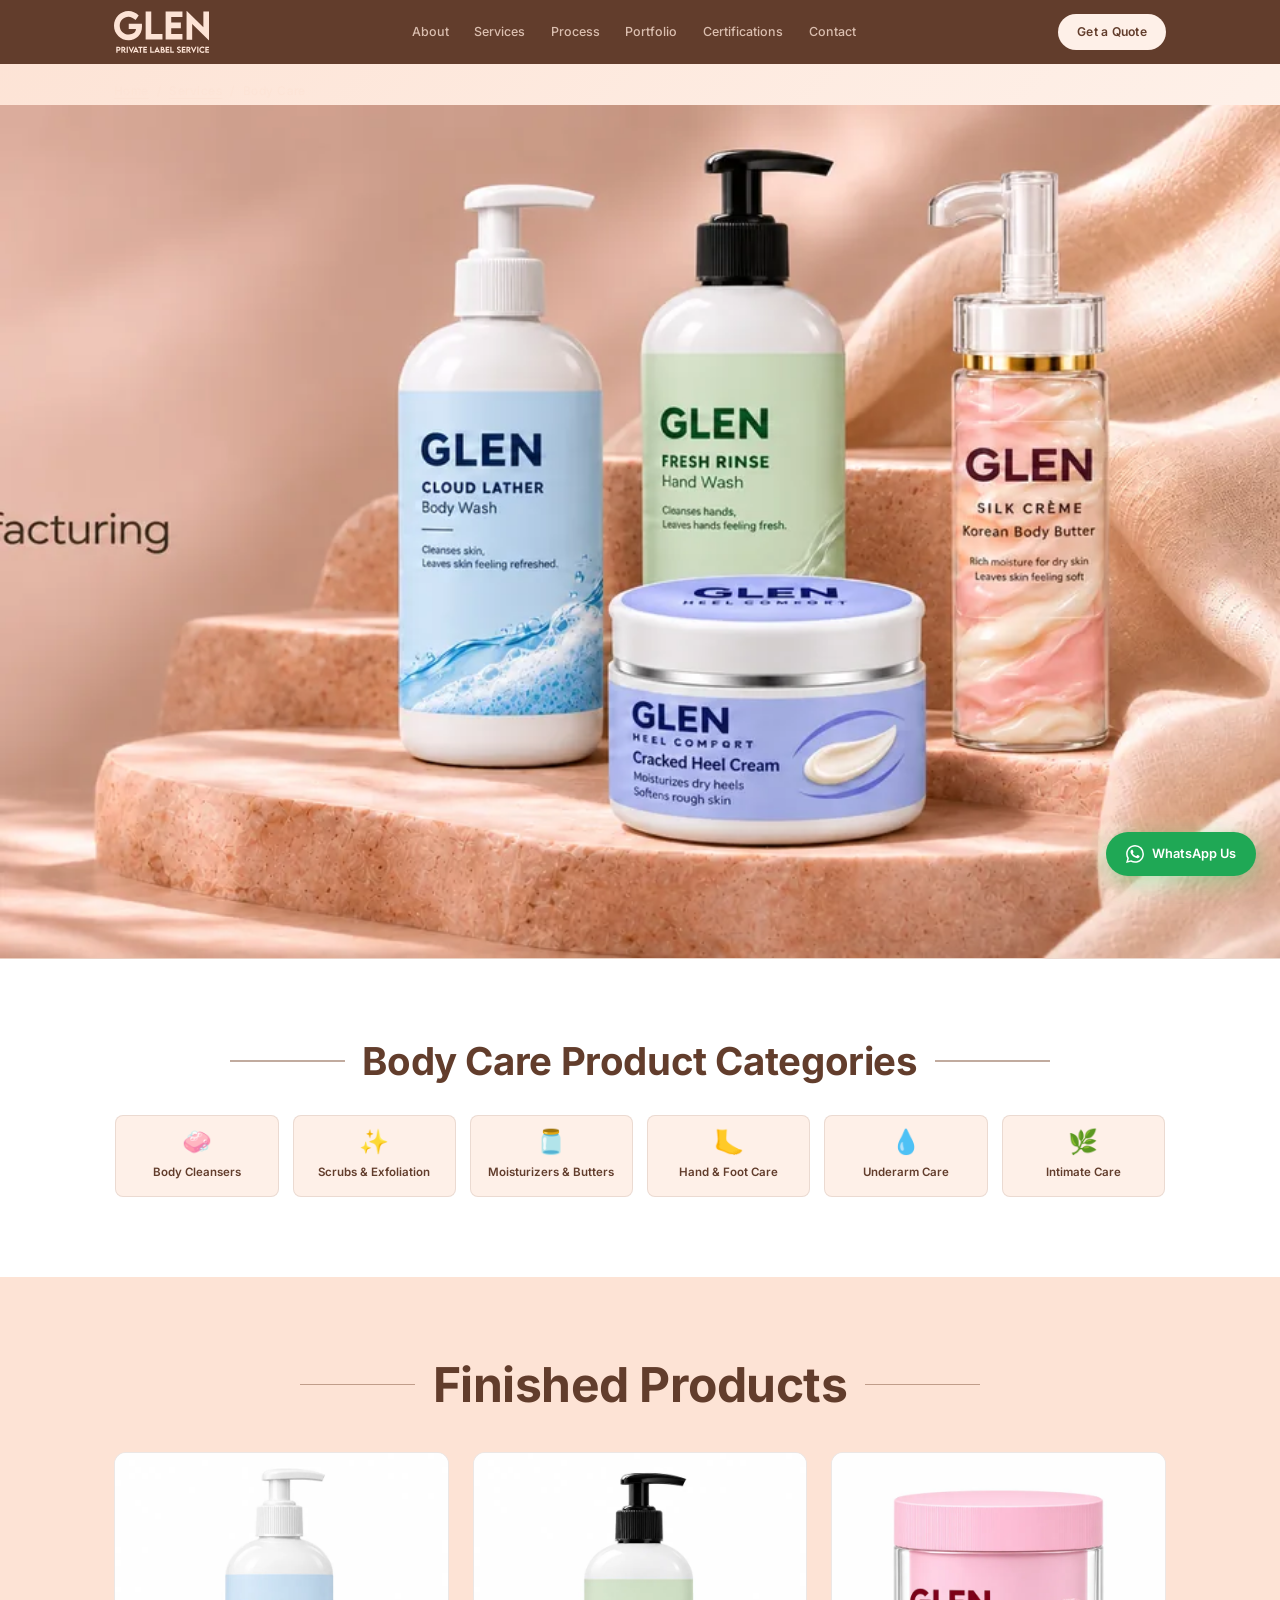
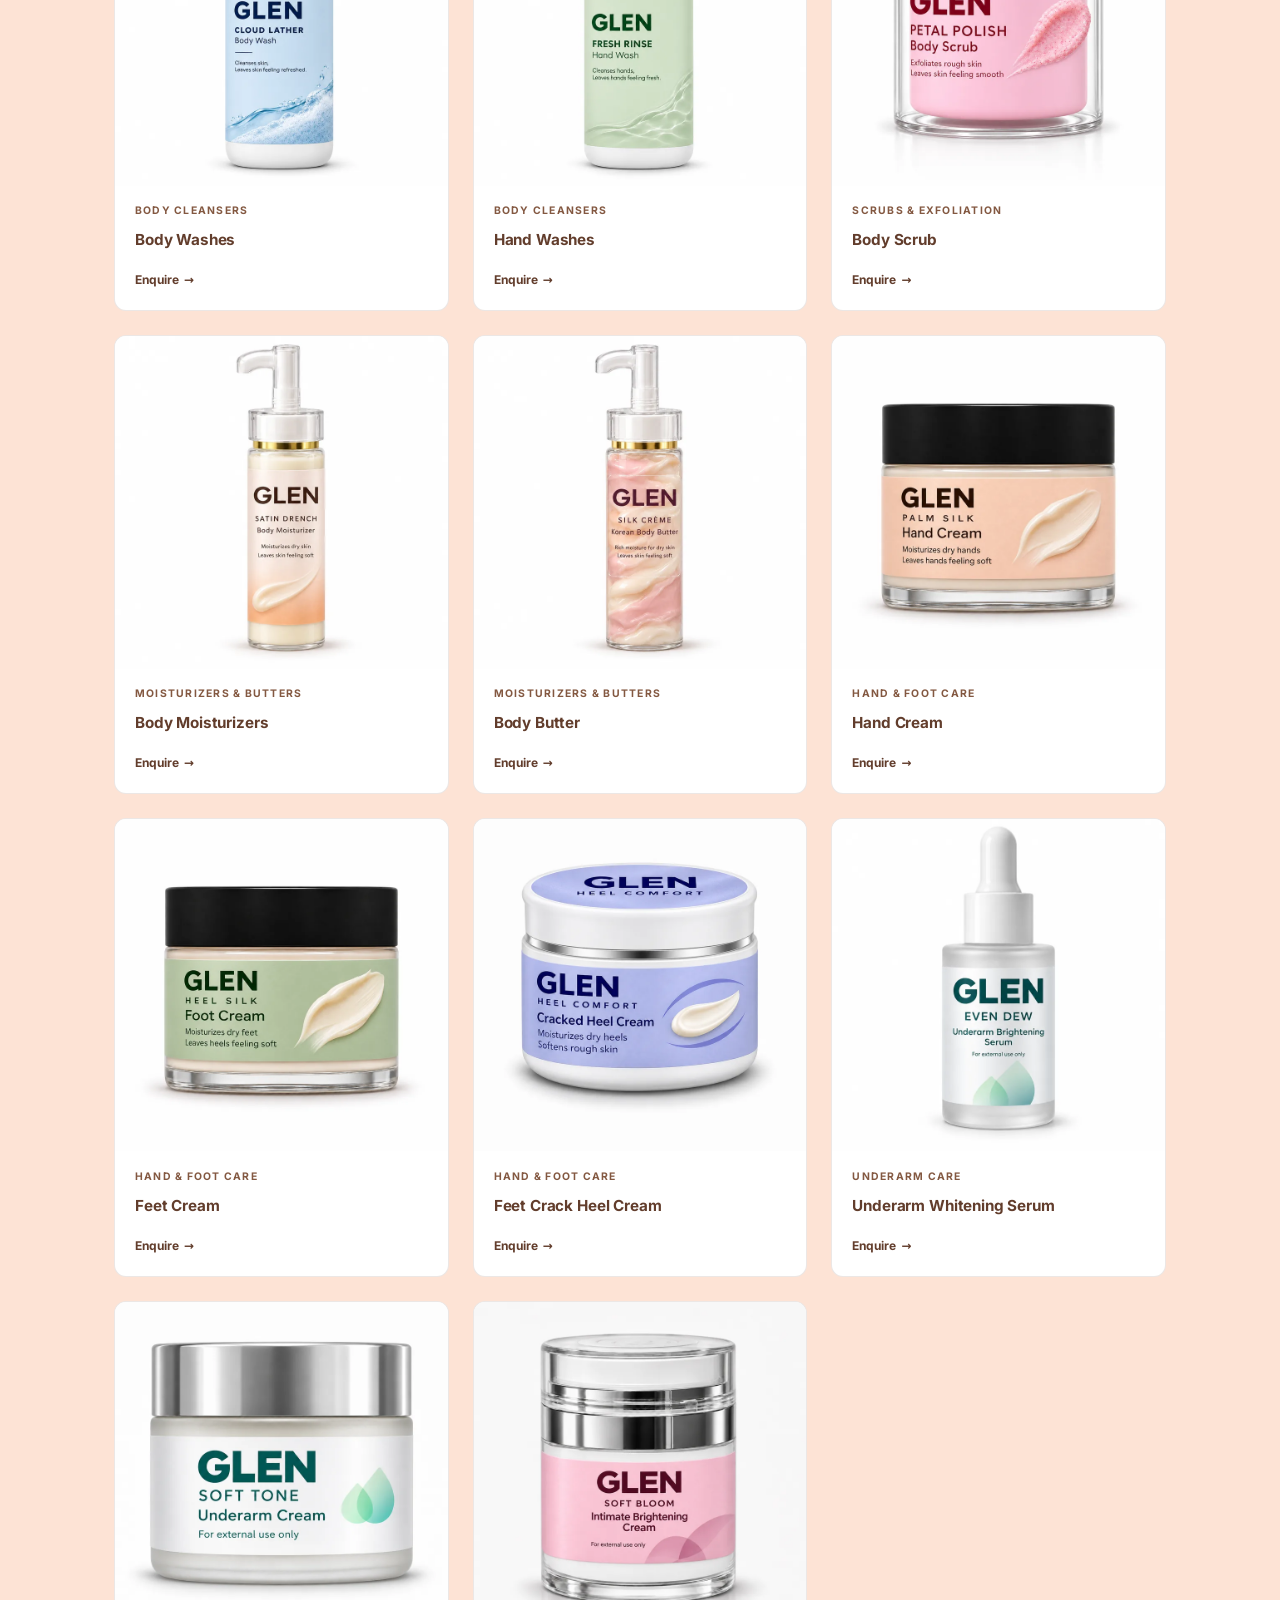
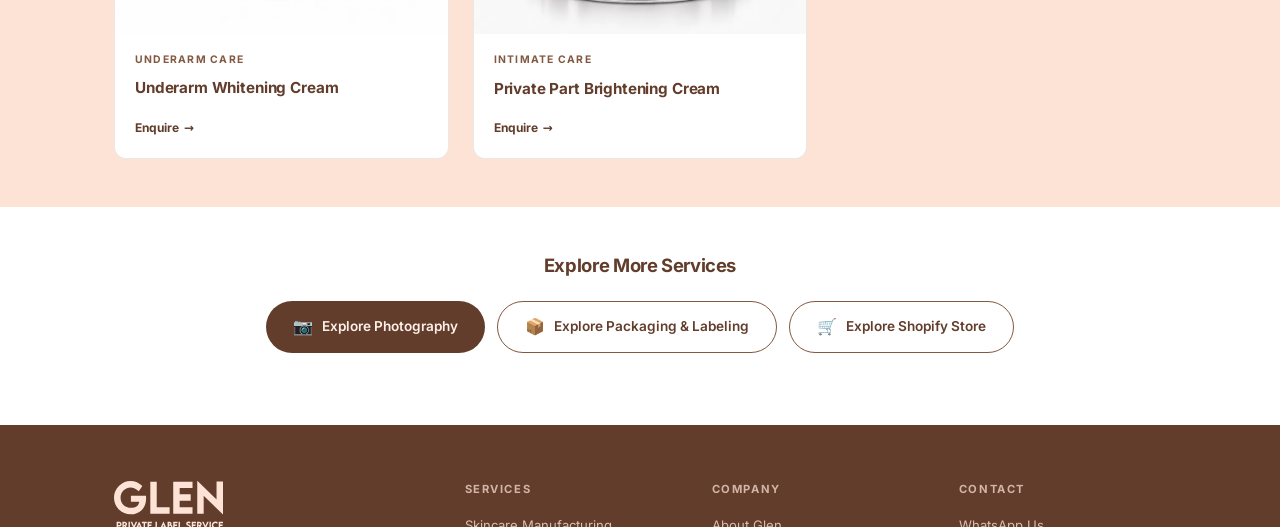
<file: body-care/index.html>
<!DOCTYPE html>
<html lang="en">
<head>
<meta charset="UTF-8">
<meta name="viewport" content="width=device-width, initial-scale=1.0, viewport-fit=cover">
<title>Private Label Body Care Products | Glen Private Label Service</title>
<meta name="description" content="Private label body care manufacturing in Lahore: body washes, hand washes, scrubs, moisturizers, butters, hand and foot care — custom formulated or white label, from 500 units.">
<meta name="theme-color" content="#623D2C">
<link rel="canonical" href="https://glenprivatelabel.com/body-care/">
<meta property="og:type" content="website">
<meta property="og:site_name" content="Glen Private Label Service">
<meta property="og:title" content="Private Label Body Care Products | Glen Private Label Service">
<meta property="og:description" content="Body washes, scrubs, moisturizers, butters, hand &amp; foot care — private label body care from Glen in Lahore.">
<meta property="og:url" content="https://glenprivatelabel.com/body-care/">
<meta property="og:image" content="https://glenprivatelabel.com/assets/img/og-image.jpg">
<meta property="og:image:width" content="1200">
<meta property="og:image:height" content="630">
<meta name="twitter:card" content="summary_large_image">
<link rel="icon" href="../favicon.ico" sizes="48x48">
<link rel="icon" type="image/png" sizes="32x32" href="../assets/img/favicon-32.png">
<link rel="apple-touch-icon" href="../assets/img/apple-touch-icon.png">
<link rel="preload" href="../assets/fonts/inter-latin-var.woff2" as="font" type="font/woff2" crossorigin>
<link rel="stylesheet" href="../assets/css/style.css">
<script>document.documentElement.classList.add('js')</script>
</head>
<body id="top">
<a class="skip" href="#main">Skip to content</a>

<header>
<nav id="nav" aria-label="Main">
  <div class="nav-in">
    <a href="../" class="logo" aria-label="Glen Private Label Service, home">
      <img src="../assets/img/logo-light.svg" alt="Glen Private Label Service" width="95" height="42">
    </a>
    <div class="nav-links">
      <a href="../#about">About</a>
      <a href="../#services">Services</a>
      <a href="../#process">Process</a>
      <a href="../#portfolio">Portfolio</a>
      <a href="../certifications/">Certifications</a>
      <a href="../#contact">Contact</a>
    </div>
    <a href="../#contact" class="btn btn-light btn-sm nav-cta">Get a Quote</a>
    <button class="ham" id="ham" type="button" aria-label="Open menu" aria-expanded="false" aria-controls="mmenu">
      <span></span><span></span><span></span>
    </button>
  </div>
</nav>
<div id="mmenu">
  <a href="../#about">About</a>
  <a href="../#services">Services</a>
  <a href="../#process">Process</a>
  <a href="../#portfolio">Portfolio</a>
  <a href="../certifications/">Certifications</a>
  <a href="../#faq">FAQ</a>
  <a href="../#contact">Contact</a>
  <a href="../#contact" class="btn btn-light">Get a Quote</a>
</div>
</header>

<main id="main">

<!-- ═══ 1. BANNER — full-bleed reserved slot; client supplies the artwork (recommended 1920x820, ratio 2.35:1) ═══ -->
<section class="cat-banner" aria-labelledby="banner-h" aria-label="Body care banner">
  <nav class="crumbs" aria-label="Breadcrumb" style="padding:1.1rem 24px 0;max-width:1100px;margin-inline:auto"><a href="../">Home</a><span aria-hidden="true"> / </span><a href="../#services">Services</a><span aria-hidden="true"> / </span><span aria-current="page">Body Care</span></nav>
    <div class="banner-copy">
    <h1 id="banner-h"><span class="bh-eyebrow">Our Expertise</span><span class="bh-title">Body Care</span><span class="bh-sub">Private label body care manufacturing</span></h1>
  </div>
  <div class="banner-slot">
    <picture>
      <source media="(max-width:600px)" srcset="../assets/img/banner-body-care-mobile.webp">
      <img src="../assets/img/banner-body-care.webp" alt="Glen private label body care range" width="1928" height="816" fetchpriority="high">
    </picture>
  </div>
</section>

<!-- ═══ 2. PRODUCT CATEGORIES (icon tiles filter the products below) ═══ -->
<section class="section s-white" id="categories" aria-labelledby="cat-h">
  <div class="wrap">
    <h2 id="cat-h" class="line-head rev">Body Care Product Categories</h2>
    <!-- DATA NEEDED (client): the six category icons will be replaced by the client's own icons when supplied. -->
    <div class="cat-grid tiles-6 rev" role="group" aria-label="Filter body care products by category">
      <button type="button" class="cat-tile" data-f="cleansers" aria-pressed="false"><span class="cat-ico" aria-hidden="true">🧼</span>Body Cleansers</button>
      <button type="button" class="cat-tile" data-f="scrubs" aria-pressed="false"><span class="cat-ico" aria-hidden="true">✨</span>Scrubs &amp; Exfoliation</button>
      <button type="button" class="cat-tile" data-f="moisturizers" aria-pressed="false"><span class="cat-ico" aria-hidden="true">🫙</span>Moisturizers &amp; Butters</button>
      <button type="button" class="cat-tile" data-f="feet" aria-pressed="false"><span class="cat-ico" aria-hidden="true">🦶</span>Hand &amp; Foot Care</button>
      <button type="button" class="cat-tile" data-f="underarm" aria-pressed="false"><span class="cat-ico" aria-hidden="true">💧</span>Underarm Care</button>
      <button type="button" class="cat-tile" data-f="intimate" aria-pressed="false"><span class="cat-ico" aria-hidden="true">🌿</span>Intimate Care</button>
    </div>
  </div>
</section>

<!-- ═══ 3. FINISHED PRODUCTS (data: GLEN_Website_Product_Range.pdf) ═══ -->
<section class="section s-peach" id="products" aria-labelledby="prod-h">
  <div class="wrap">
    <h2 id="prod-h" class="line-head range-head rev">Finished Products</h2>
    <!-- DATA NEEDED (client): product photos (placeholder tiles until then), pack sizes, key claims. -->
    <div class="prod-grid">
      <!-- Body Cleansers (2) -->
      <article class="prod rev" data-cat="cleansers"><div class="prod-img"><img src="../assets/img/p-bc-01.webp" alt="Body Washes packshot" width="800" height="800" loading="lazy" decoding="async"></div><div class="prod-body"><div class="prod-spec">Body Cleansers</div><h3>Body Washes</h3><a class="prod-link" href="../?category=Body+Care#contact">Enquire</a></div></article>
      <article class="prod rev" data-cat="cleansers"><div class="prod-img"><img src="../assets/img/p-bc-02.webp" alt="Hand Washes packshot" width="800" height="800" loading="lazy" decoding="async"></div><div class="prod-body"><div class="prod-spec">Body Cleansers</div><h3>Hand Washes</h3><a class="prod-link" href="../?category=Body+Care#contact">Enquire</a></div></article>
      <!-- Body Scrubs & Exfoliation (1) -->
      <article class="prod rev" data-cat="scrubs"><div class="prod-img"><img src="../assets/img/p-bc-03.webp" alt="Body Scrub packshot" width="800" height="800" loading="lazy" decoding="async"></div><div class="prod-body"><div class="prod-spec">Scrubs &amp; Exfoliation</div><h3>Body Scrub</h3><a class="prod-link" href="../?category=Body+Care#contact">Enquire</a></div></article>
      <!-- Body Moisturizers & Butters (2) -->
      <article class="prod rev" data-cat="moisturizers"><div class="prod-img"><img src="../assets/img/p-bc-04.webp" alt="Body Moisturizers packshot" width="800" height="800" loading="lazy" decoding="async"></div><div class="prod-body"><div class="prod-spec">Moisturizers &amp; Butters</div><h3>Body Moisturizers</h3><a class="prod-link" href="../?category=Body+Care#contact">Enquire</a></div></article>
      <article class="prod rev" data-cat="moisturizers"><div class="prod-img"><img src="../assets/img/p-bc-05.webp" alt="Body Butter packshot" width="800" height="800" loading="lazy" decoding="async"></div><div class="prod-body"><div class="prod-spec">Moisturizers &amp; Butters</div><h3>Body Butter</h3><a class="prod-link" href="../?category=Body+Care#contact">Enquire</a></div></article>
      <!-- Hand & Foot Care (3) -->
      <article class="prod rev" data-cat="feet"><div class="prod-img"><img src="../assets/img/p-bc-06.webp" alt="Hand Cream packshot" width="800" height="800" loading="lazy" decoding="async"></div><div class="prod-body"><div class="prod-spec">Hand &amp; Foot Care</div><h3>Hand Cream</h3><a class="prod-link" href="../?category=Body+Care#contact">Enquire</a></div></article>
      <article class="prod rev" data-cat="feet"><div class="prod-img"><img src="../assets/img/p-bc-07.webp" alt="Feet Cream packshot" width="800" height="800" loading="lazy" decoding="async"></div><div class="prod-body"><div class="prod-spec">Hand &amp; Foot Care</div><h3>Feet Cream</h3><a class="prod-link" href="../?category=Body+Care#contact">Enquire</a></div></article>
      <article class="prod rev" data-cat="feet"><div class="prod-img"><img src="../assets/img/p-bc-08.webp" alt="Cracked Heel Cream packshot" width="800" height="800" loading="lazy" decoding="async"></div><div class="prod-body"><div class="prod-spec">Hand &amp; Foot Care</div><h3>Feet Crack Heel Cream</h3><a class="prod-link" href="../?category=Body+Care#contact">Enquire</a></div></article>
      <!-- Underarm Care (2) -->
      <article class="prod rev" data-cat="underarm"><div class="prod-img"><img src="../assets/img/p-bc-09.webp" alt="Underarm Whitening Serum packshot" width="800" height="800" loading="lazy" decoding="async"></div><div class="prod-body"><div class="prod-spec">Underarm Care</div><h3>Underarm Whitening Serum</h3><a class="prod-link" href="../?category=Body+Care#contact">Enquire</a></div></article>
      <article class="prod rev" data-cat="underarm"><div class="prod-img"><img src="../assets/img/p-bc-10.webp" alt="Underarm Whitening Cream packshot" width="800" height="800" loading="lazy" decoding="async"></div><div class="prod-body"><div class="prod-spec">Underarm Care</div><h3>Underarm Whitening Cream</h3><a class="prod-link" href="../?category=Body+Care#contact">Enquire</a></div></article>
      <!-- Intimate Care (1) -->
      <article class="prod rev" data-cat="intimate"><div class="prod-img"><img src="../assets/img/p-bc-11.webp" alt="Brightening Cream packshot" width="800" height="800" loading="lazy" decoding="async"></div><div class="prod-body"><div class="prod-spec">Intimate Care</div><h3>Private Part Brightening Cream</h3><a class="prod-link" href="../?category=Body+Care#contact">Enquire</a></div></article>
    </div>
  </div>
</section>

<!-- ═══ 4. EXPLORE OTHER SERVICES ═══ -->
<section class="section s-white explore-sec" aria-label="Explore more services">
  <div class="wrap">
    <h2 class="exp-head rev">Explore More Services</h2>
    <div class="exp-stack rev">
      <a class="exp-btn exp-btn-dark" href="../photography/"><span class="exp-ico" aria-hidden="true">📷</span>Explore Photography</a>
      <a class="exp-btn exp-btn-line" href="../packaging/"><span class="exp-ico" aria-hidden="true">📦</span>Explore Packaging &amp; Labeling</a>
      <a class="exp-btn exp-btn-line" href="../shopify/"><span class="exp-ico" aria-hidden="true">🛒</span>Explore Shopify Store</a>
    </div>
  </div>
</section>

</main>

<footer>
  <div class="wrap">
    <div class="foot-top">
      <div class="foot-brand">
        <a href="../" class="foot-logo" aria-label="Glen Private Label Service, home"><img src="../assets/img/logo-light.svg" alt="Glen Private Label Service" width="109" height="48" loading="lazy"></a>
        <p class="foot-desc">Pakistan's leading private label cosmetics manufacturer — formulation to launch, since 1984.</p>
        <p class="foot-desc" style="margin-top:.25rem">Lahore, Pakistan</p>
      </div>
      <nav class="foot-col" aria-label="Services">
        <h2>Services</h2>
        <a href="../skincare/">Skincare Manufacturing</a>
        <a href="../haircare/">Haircare Manufacturing</a>
        <a href="body-care/">Body Care Manufacturing</a>
        <a href="../packaging/">Custom Packaging</a>
        <a href="../photography/">Product Photography</a>
        <a href="../shopify/">Shopify Development</a>
      </nav>
      <nav class="foot-col" aria-label="Company">
        <h2>Company</h2>
        <a href="../#about">About Glen</a>
        <a href="../factory/">Our Factory</a>
        <a href="../certifications/">Our Certifications</a>
        <a href="../#process">Our Process</a>
        <a href="../#portfolio">Portfolio</a>
        <a href="../#faq">FAQ</a>
        <a href="../#contact">Contact</a>
      </nav>
      <div class="foot-col">
        <h2>Contact</h2>
        <a href="https://wa.me/923001234567" target="_blank" rel="noopener">WhatsApp Us</a>
        <a href="mailto:info@glenprivatelabel.com">Email Us</a>
        <a href="../#contact">Get a Quote</a>
      </div>
    </div>
    <div class="foot-bottom">
      <span>© <span id="yr">2026</span> Glen Private Label Service. All rights reserved.</span>
      <span>Lahore, Pakistan · DRAP Registered · PCSIR Certified</span>
    </div>
  </div>
</footer>

<a id="wa" href="https://wa.me/923001234567" target="_blank" rel="noopener" aria-label="Chat with us on WhatsApp">
  <svg viewBox="0 0 24 24" aria-hidden="true"><path d="M17.472 14.382c-.297-.149-1.758-.867-2.03-.967-.273-.099-.471-.148-.67.15-.197.297-.767.966-.94 1.164-.173.199-.347.223-.644.075-.297-.15-1.255-.463-2.39-1.475-.883-.788-1.48-1.761-1.653-2.059-.173-.297-.018-.458.13-.606.134-.133.298-.347.446-.52.149-.174.198-.298.298-.497.099-.198.05-.371-.025-.52-.075-.149-.669-1.612-.916-2.207-.242-.579-.487-.5-.669-.51-.173-.008-.371-.01-.57-.01-.198 0-.52.074-.792.372-.272.297-1.04 1.016-1.04 2.479 0 1.462 1.065 2.875 1.213 3.074.149.198 2.096 3.2 5.077 4.487.709.306 1.262.489 1.694.625.712.227 1.36.195 1.871.118.571-.085 1.758-.719 2.006-1.413.248-.694.248-1.289.173-1.413-.074-.124-.272-.198-.57-.347m-5.421 7.403h-.004a9.87 9.87 0 01-5.031-1.378l-.361-.214-3.741.982.998-3.648-.235-.374a9.86 9.86 0 01-1.51-5.26c.001-5.45 4.436-9.884 9.888-9.884 2.64 0 5.122 1.03 6.988 2.898a9.825 9.825 0 012.893 6.994c-.003 5.45-4.437 9.884-9.885 9.884m8.413-18.297A11.815 11.815 0 0012.05 0C5.495 0 .16 5.335.157 11.892c0 2.096.547 4.142 1.588 5.945L.057 24l6.305-1.654a11.882 11.882 0 005.683 1.448h.005c6.554 0 11.89-5.335 11.893-11.893a11.821 11.821 0 00-3.48-8.413z"/></svg>
  <span>WhatsApp Us</span>
</a>
<div id="mob-bar">
  <a href="../?category=Body+Care#contact">Get Your Free Quote →</a>
</div>

<script src="../assets/js/main.js" defer></script>
</body>
</html>
</file>
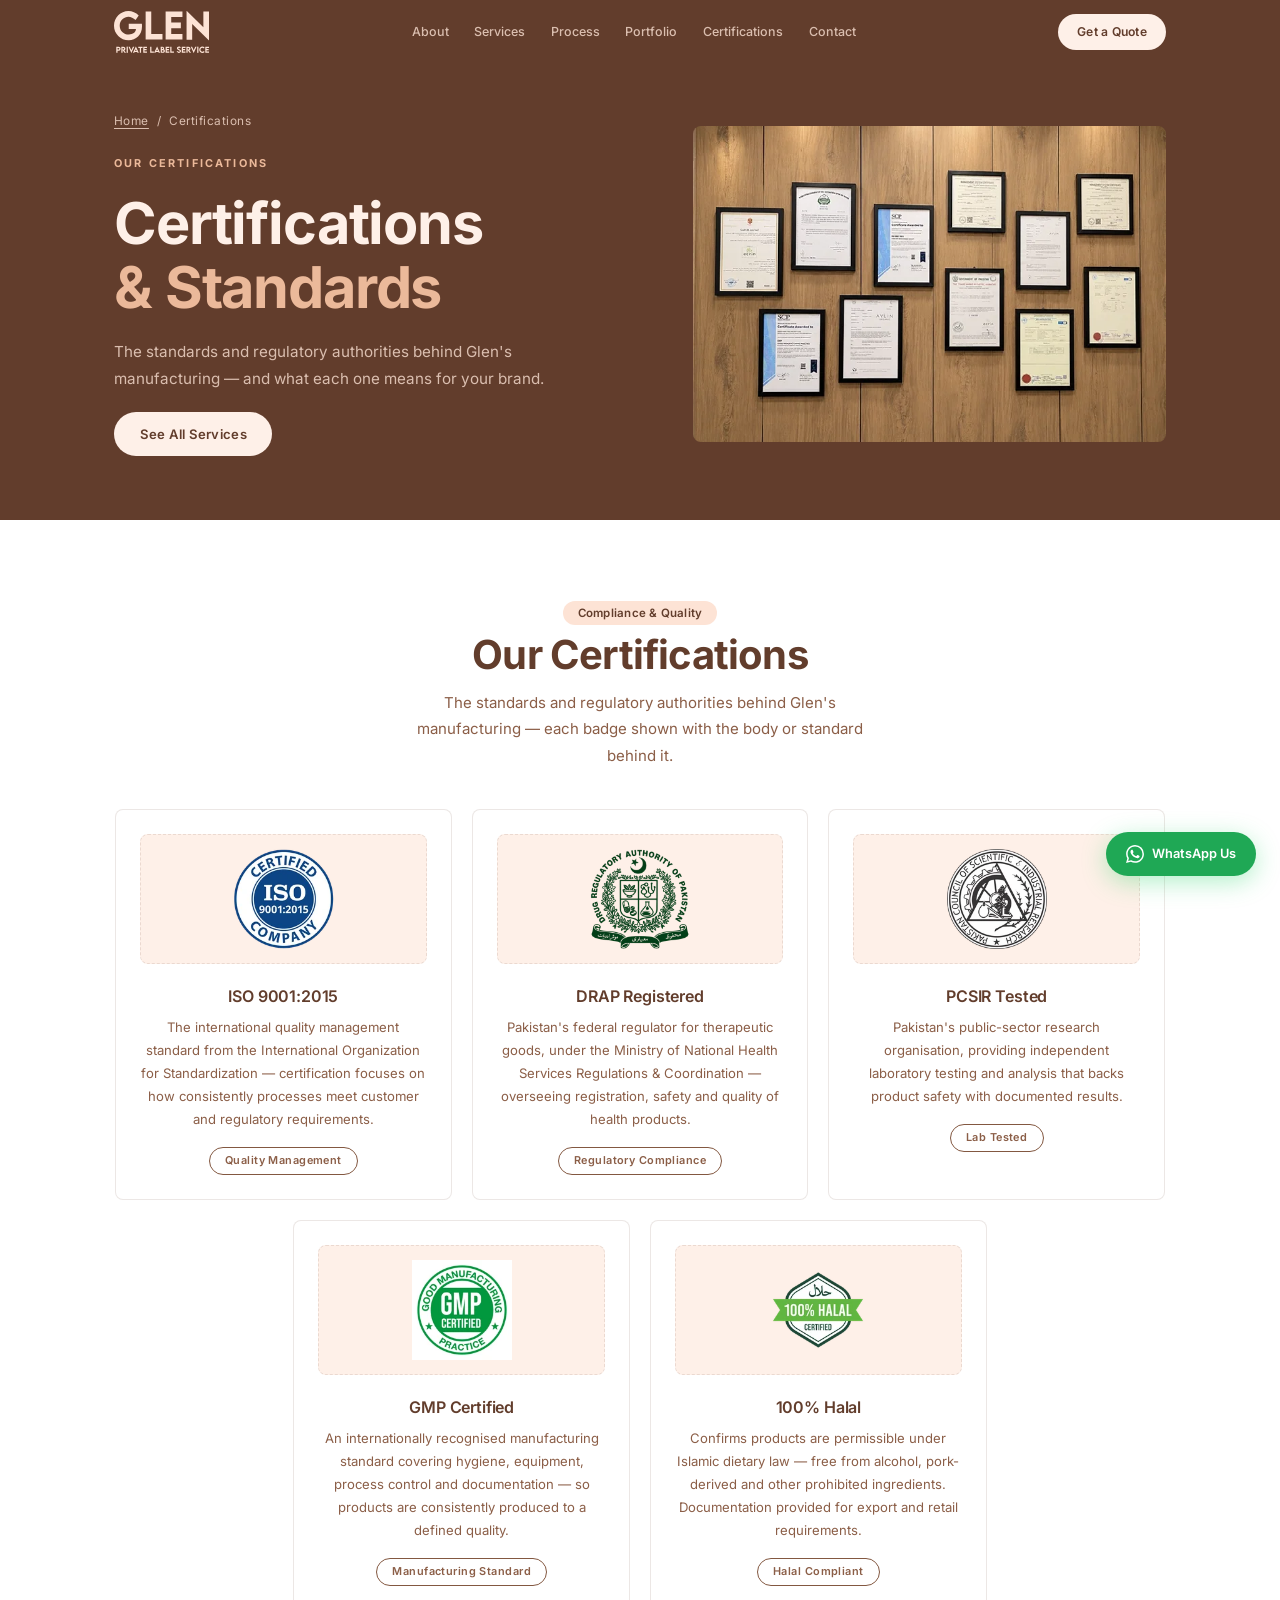
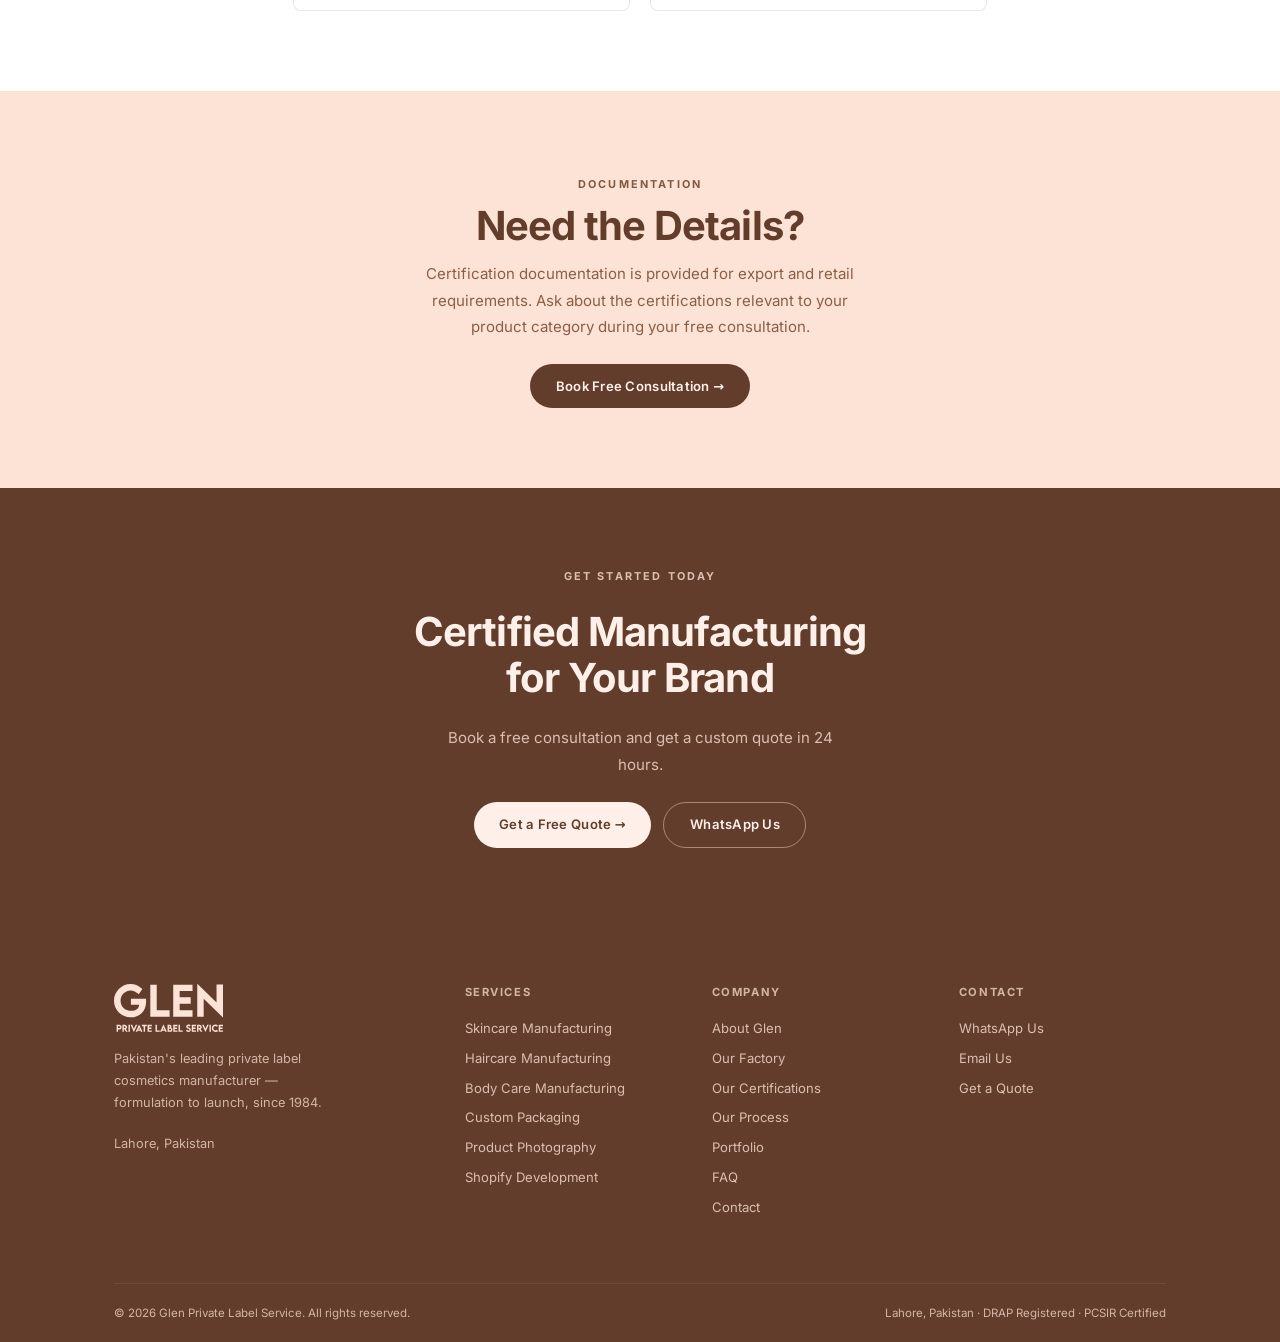
<file: certifications/index.html>
<!DOCTYPE html>
<html lang="en">
<head>
<meta charset="UTF-8">
<meta name="viewport" content="width=device-width, initial-scale=1.0, viewport-fit=cover">
<title>Our Certifications &amp; Standards | Glen Private Label Service</title>
<meta name="description" content="The certifications and regulatory standards behind Glen's manufacturing: ISO 9001:2015, DRAP, PCSIR, GMP and Halal — with details on each issuing body.">
<meta name="theme-color" content="#623D2C">
<link rel="canonical" href="https://glenprivatelabel.com/certifications/">

<meta property="og:type" content="website">
<meta property="og:site_name" content="Glen Private Label Service">
<meta property="og:title" content="Our Certifications &amp; Standards | Glen Private Label Service">
<meta property="og:description" content="ISO 9001:2015, DRAP, PCSIR, GMP and Halal — the standards and authorities behind Glen's manufacturing.">
<meta property="og:url" content="https://glenprivatelabel.com/certifications/">
<meta property="og:image" content="https://glenprivatelabel.com/assets/img/og-image.jpg">
<meta property="og:image:width" content="1200">
<meta property="og:image:height" content="630">
<meta name="twitter:card" content="summary_large_image">

<link rel="icon" href="../favicon.ico" sizes="48x48">
<link rel="icon" type="image/png" sizes="32x32" href="../assets/img/favicon-32.png">
<link rel="apple-touch-icon" href="../assets/img/apple-touch-icon.png">

<link rel="preload" href="../assets/fonts/inter-latin-var.woff2" as="font" type="font/woff2" crossorigin>
<link rel="stylesheet" href="../assets/css/style.css">
<script>document.documentElement.classList.add('js')</script>
</head>
<body id="top">
<a class="skip" href="#main">Skip to content</a>

<header>
<nav id="nav" aria-label="Main">
  <div class="nav-in">
    <a href="../" class="logo" aria-label="Glen Private Label Service, home">
      <img src="../assets/img/logo-light.svg" alt="Glen Private Label Service" width="95" height="42">
    </a>
    <div class="nav-links">
      <a href="../#about">About</a>
      <a href="../#services">Services</a>
      <a href="../#process">Process</a>
      <a href="../#portfolio">Portfolio</a>
      <a href="certifications/" aria-current="page">Certifications</a>
      <a href="../#contact">Contact</a>
    </div>
    <a href="../#contact" class="btn btn-light btn-sm nav-cta">Get a Quote</a>
    <button class="ham" id="ham" type="button" aria-label="Open menu" aria-expanded="false" aria-controls="mmenu">
      <span></span><span></span><span></span>
    </button>
  </div>
</nav>
<div id="mmenu">
  <a href="../#about">About</a>
  <a href="../#services">Services</a>
  <a href="../#process">Process</a>
  <a href="../#portfolio">Portfolio</a>
  <a href="certifications/">Certifications</a>
  <a href="../#faq">FAQ</a>
  <a href="../#contact">Contact</a>
  <a href="../#contact" class="btn btn-light">Get a Quote</a>
</div>
</header>

<main id="main">

<section class="page-hero" aria-labelledby="page-h">
  <div class="wrap">
    <div class="ph-in">
      <div class="ph-copy">
        <nav class="crumbs" aria-label="Breadcrumb"><a href="../">Home</a><span aria-hidden="true">/</span><span aria-current="page">Certifications</span></nav>
        <span class="label">Our Certifications</span>
        <h1 id="page-h">Certifications<br><em>&amp; Standards</em></h1>
        <p>The standards and regulatory authorities behind Glen's manufacturing — and what each one means for your brand.</p>
        <div class="hero-btns">
          <a href="../#services" class="btn btn-light">See All Services</a>
        </div>
      </div>
      <div class="ph-img"><img src="../assets/img/cert-wall.webp" alt="Wall of framed certificates and awards at Glen" width="700" height="500" fetchpriority="high"></div>
    </div>
  </div>
</section>

<section class="section s-white" aria-labelledby="cert-std-h">
  <div class="wrap">
    <div class="sec-head center rev">
      <span class="tag">Compliance &amp; Quality</span>
      <h2 id="cert-std-h" class="mt-s">Our Certifications</h2>
      <p class="mt-m">The standards and regulatory authorities behind Glen's manufacturing — each badge shown with the body or standard behind it.</p>
    </div>
    <!-- DATA NEEDED (client): for each certification — certificate number, the exact issuing body / registrar,
         scope (facility-wide or specific products), and issue/expiry dates. Add them to the cards when supplied. -->
    <div class="cert-grid">
      <article class="cert-card rev">
        <div class="cert-card-img"><img src="../assets/img/cert-iso-9001.webp" alt="ISO 9001:2015 certified company badge" width="164" height="160" loading="lazy" decoding="async"></div>
        <h3>ISO 9001:2015</h3>
        <p>The international quality management standard from the International Organization for Standardization — certification focuses on how consistently processes meet customer and regulatory requirements.</p>
        <span class="cert-tag">Quality Management</span>
      </article>
      <article class="cert-card rev">
        <div class="cert-card-img"><img src="../assets/img/cert-drap.webp" alt="Drug Regulatory Authority of Pakistan emblem" width="480" height="320" loading="lazy" decoding="async"></div>
        <h3>DRAP Registered</h3>
        <p>Pakistan's federal regulator for therapeutic goods, under the Ministry of National Health Services Regulations &amp; Coordination — overseeing registration, safety and quality of health products.</p>
        <span class="cert-tag">Regulatory Compliance</span>
      </article>
      <article class="cert-card rev">
        <div class="cert-card-img"><img src="../assets/img/cert-pcsir.webp" alt="Pakistan Council of Scientific and Industrial Research seal" width="160" height="160" loading="lazy" decoding="async"></div>
        <h3>PCSIR Tested</h3>
        <p>Pakistan's public-sector research organisation, providing independent laboratory testing and analysis that backs product safety with documented results.</p>
        <span class="cert-tag">Lab Tested</span>
      </article>
      <article class="cert-card rev">
        <div class="cert-card-img"><img src="../assets/img/cert-gmp.webp" alt="Good Manufacturing Practice certified badge" width="160" height="160" loading="lazy" decoding="async"></div>
        <h3>GMP Certified</h3>
        <p>An internationally recognised manufacturing standard covering hygiene, equipment, process control and documentation — so products are consistently produced to a defined quality.</p>
        <span class="cert-tag">Manufacturing Standard</span>
      </article>
      <article class="cert-card rev">
        <div class="cert-card-img"><img src="../assets/img/cert-halal.webp" alt="100% Halal certified badge" width="160" height="160" loading="lazy" decoding="async"></div>
        <h3>100% Halal</h3>
        <p>Confirms products are permissible under Islamic dietary law — free from alcohol, pork-derived and other prohibited ingredients. Documentation provided for export and retail requirements.</p>
        <span class="cert-tag">Halal Compliant</span>
      </article>
    </div>
  </div>
</section>

<section class="section s-peach" aria-labelledby="cert-doc-h">
  <div class="wrap">
    <div class="sec-head center rev" style="max-width:52ch">
      <span class="label">Documentation</span>
      <h2 id="cert-doc-h" class="mt-s">Need the Details?</h2>
      <p class="mt-m">Certification documentation is provided for export and retail requirements. Ask about the certifications relevant to your product category during your free consultation.</p>
      <div class="cta-btns" style="margin-top:1.5rem">
        <a href="../#contact" class="btn btn-dark">Book Free Consultation →</a>
      </div>
    </div>
  </div>
</section>

<section class="section s-brown" aria-labelledby="cta-h">
  <div class="wrap">
    <div class="cta-in rev">
      <span class="label">Get Started Today</span>
      <h2 id="cta-h">Certified Manufacturing<br>for Your Brand</h2>
      <p>Book a free consultation and get a custom quote in 24 hours.</p>
      <div class="cta-btns">
        <a href="../#contact" class="btn btn-light">Get a Free Quote →</a>
        <a href="https://wa.me/923001234567" class="btn btn-light-ghost" target="_blank" rel="noopener">WhatsApp Us</a>
      </div>
    </div>
  </div>
</section>

</main>

<footer>
  <div class="wrap">
    <div class="foot-top">
      <div class="foot-brand">
        <a href="../" class="foot-logo" aria-label="Glen Private Label Service, home"><img src="../assets/img/logo-light.svg" alt="Glen Private Label Service" width="109" height="48" loading="lazy"></a>
        <p class="foot-desc">Pakistan's leading private label cosmetics manufacturer — formulation to launch, since 1984.</p>
        <p class="foot-desc" style="margin-top:.25rem">Lahore, Pakistan</p>
      </div>
      <nav class="foot-col" aria-label="Services">
        <h2>Services</h2>
        <a href="../skincare-line/">Skincare Manufacturing</a>
        <a href="../#svc-haircare">Haircare Manufacturing</a>
        <a href="../#svc-bodycare">Body Care Manufacturing</a>
        <a href="../packaging/">Custom Packaging</a>
        <a href="../#svc-photography">Product Photography</a>
        <a href="../#svc-shopify">Shopify Development</a>
      </nav>
      <nav class="foot-col" aria-label="Company">
        <h2>Company</h2>
        <a href="../#about">About Glen</a>
        <a href="../factory/">Our Factory</a>
        <a href="certifications/">Our Certifications</a>
        <a href="../#process">Our Process</a>
        <a href="../#portfolio">Portfolio</a>
        <a href="../#faq">FAQ</a>
        <a href="../#contact">Contact</a>
      </nav>
      <div class="foot-col">
        <h2>Contact</h2>
        <a href="https://wa.me/923001234567" target="_blank" rel="noopener">WhatsApp Us</a>
        <a href="mailto:info@glenprivatelabel.com">Email Us</a>
        <a href="../#contact">Get a Quote</a>
      </div>
    </div>
    <div class="foot-bottom">
      <span>© <span id="yr">2026</span> Glen Private Label Service. All rights reserved.</span>
      <span>Lahore, Pakistan · DRAP Registered · PCSIR Certified</span>
    </div>
  </div>
</footer>

<a id="wa" href="https://wa.me/923001234567" target="_blank" rel="noopener" aria-label="Chat with us on WhatsApp">
  <svg viewBox="0 0 24 24" aria-hidden="true"><path d="M17.472 14.382c-.297-.149-1.758-.867-2.03-.967-.273-.099-.471-.148-.67.15-.197.297-.767.966-.94 1.164-.173.199-.347.223-.644.075-.297-.15-1.255-.463-2.39-1.475-.883-.788-1.48-1.761-1.653-2.059-.173-.297-.018-.458.13-.606.134-.133.298-.347.446-.52.149-.174.198-.298.298-.497.099-.198.05-.371-.025-.52-.075-.149-.669-1.612-.916-2.207-.242-.579-.487-.5-.669-.51-.173-.008-.371-.01-.57-.01-.198 0-.52.074-.792.372-.272.297-1.04 1.016-1.04 2.479 0 1.462 1.065 2.875 1.213 3.074.149.198 2.096 3.2 5.077 4.487.709.306 1.262.489 1.694.625.712.227 1.36.195 1.871.118.571-.085 1.758-.719 2.006-1.413.248-.694.248-1.289.173-1.413-.074-.124-.272-.198-.57-.347m-5.421 7.403h-.004a9.87 9.87 0 01-5.031-1.378l-.361-.214-3.741.982.998-3.648-.235-.374a9.86 9.86 0 01-1.51-5.26c.001-5.45 4.436-9.884 9.888-9.884 2.64 0 5.122 1.03 6.988 2.898a9.825 9.825 0 012.893 6.994c-.003 5.45-4.437 9.884-9.885 9.884m8.413-18.297A11.815 11.815 0 0012.05 0C5.495 0 .16 5.335.157 11.892c0 2.096.547 4.142 1.588 5.945L.057 24l6.305-1.654a11.882 11.882 0 005.683 1.448h.005c6.554 0 11.89-5.335 11.893-11.893a11.821 11.821 0 00-3.48-8.413z"/></svg>
  <span>WhatsApp Us</span>
</a>
<div id="mob-bar">
  <a href="../#contact">Get Your Free Quote →</a>
</div>

<script src="../assets/js/main.js" defer></script>
</body>
</html>
</file>
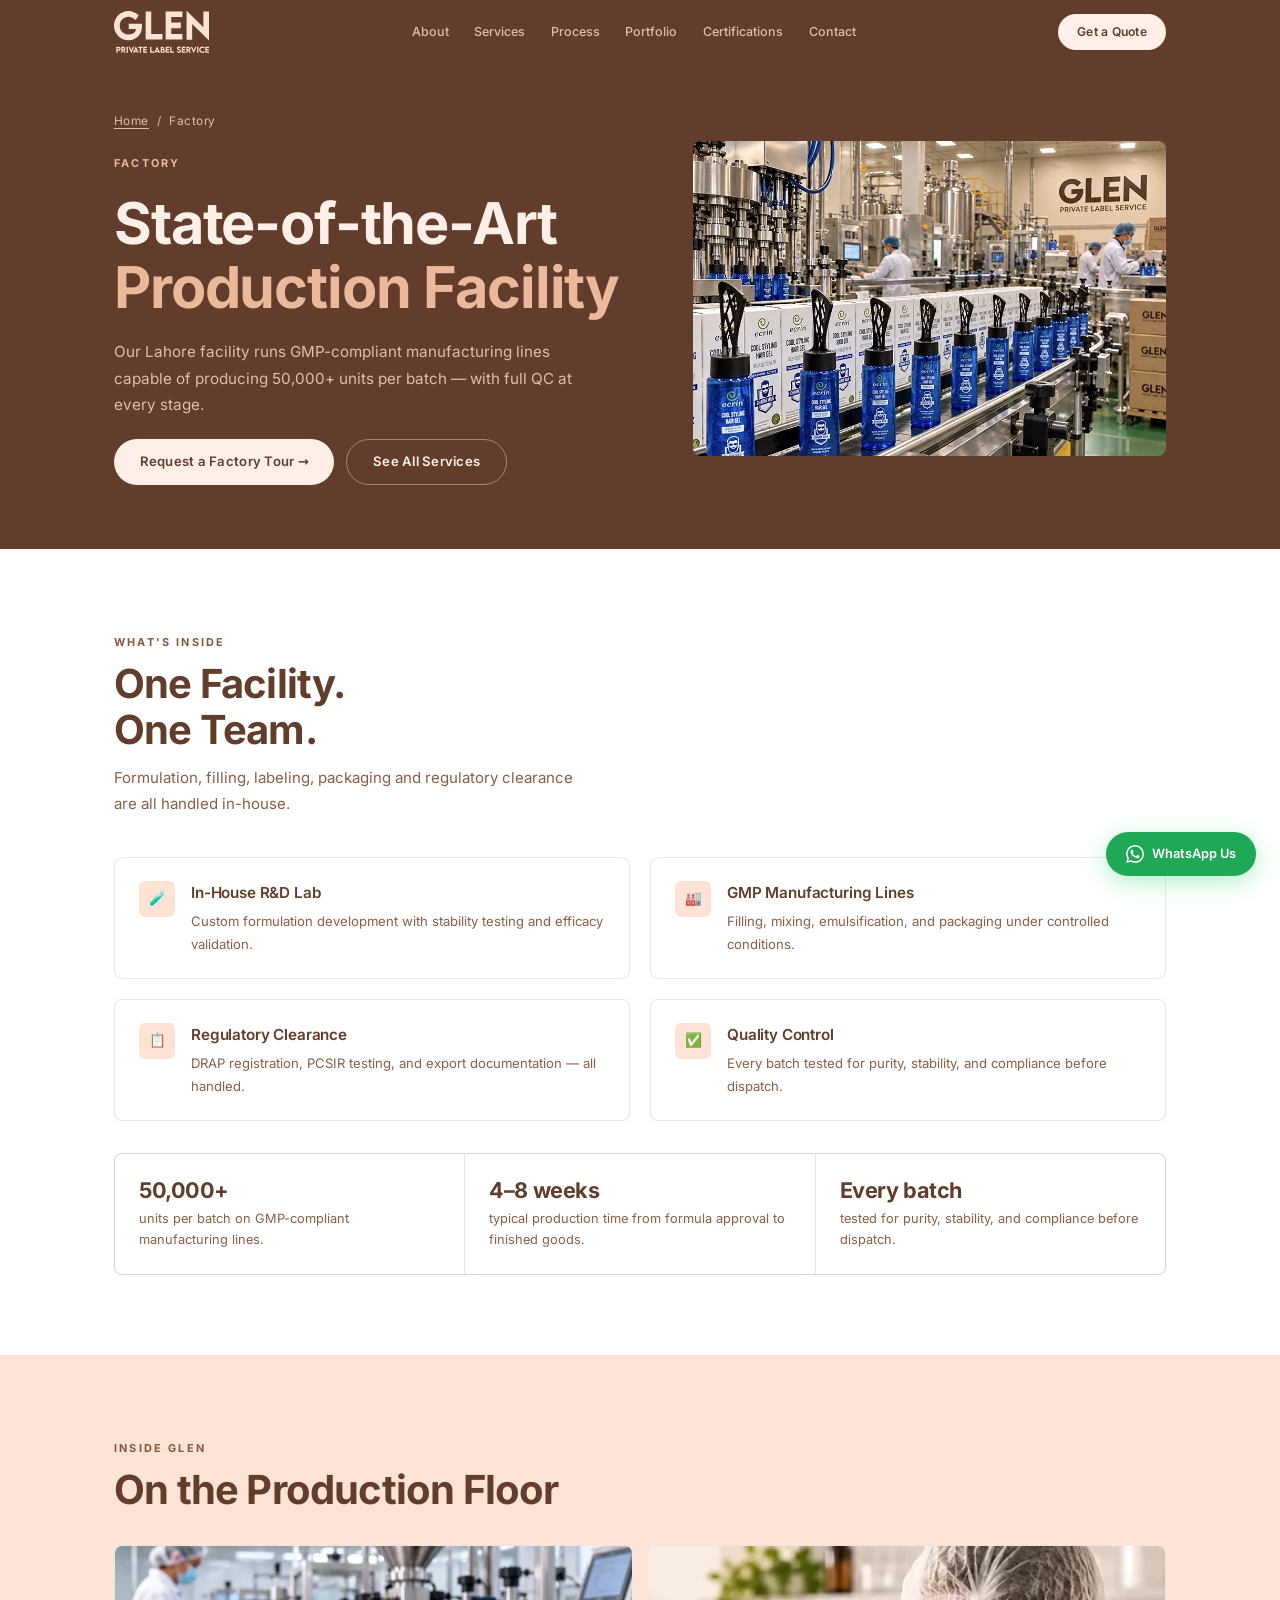
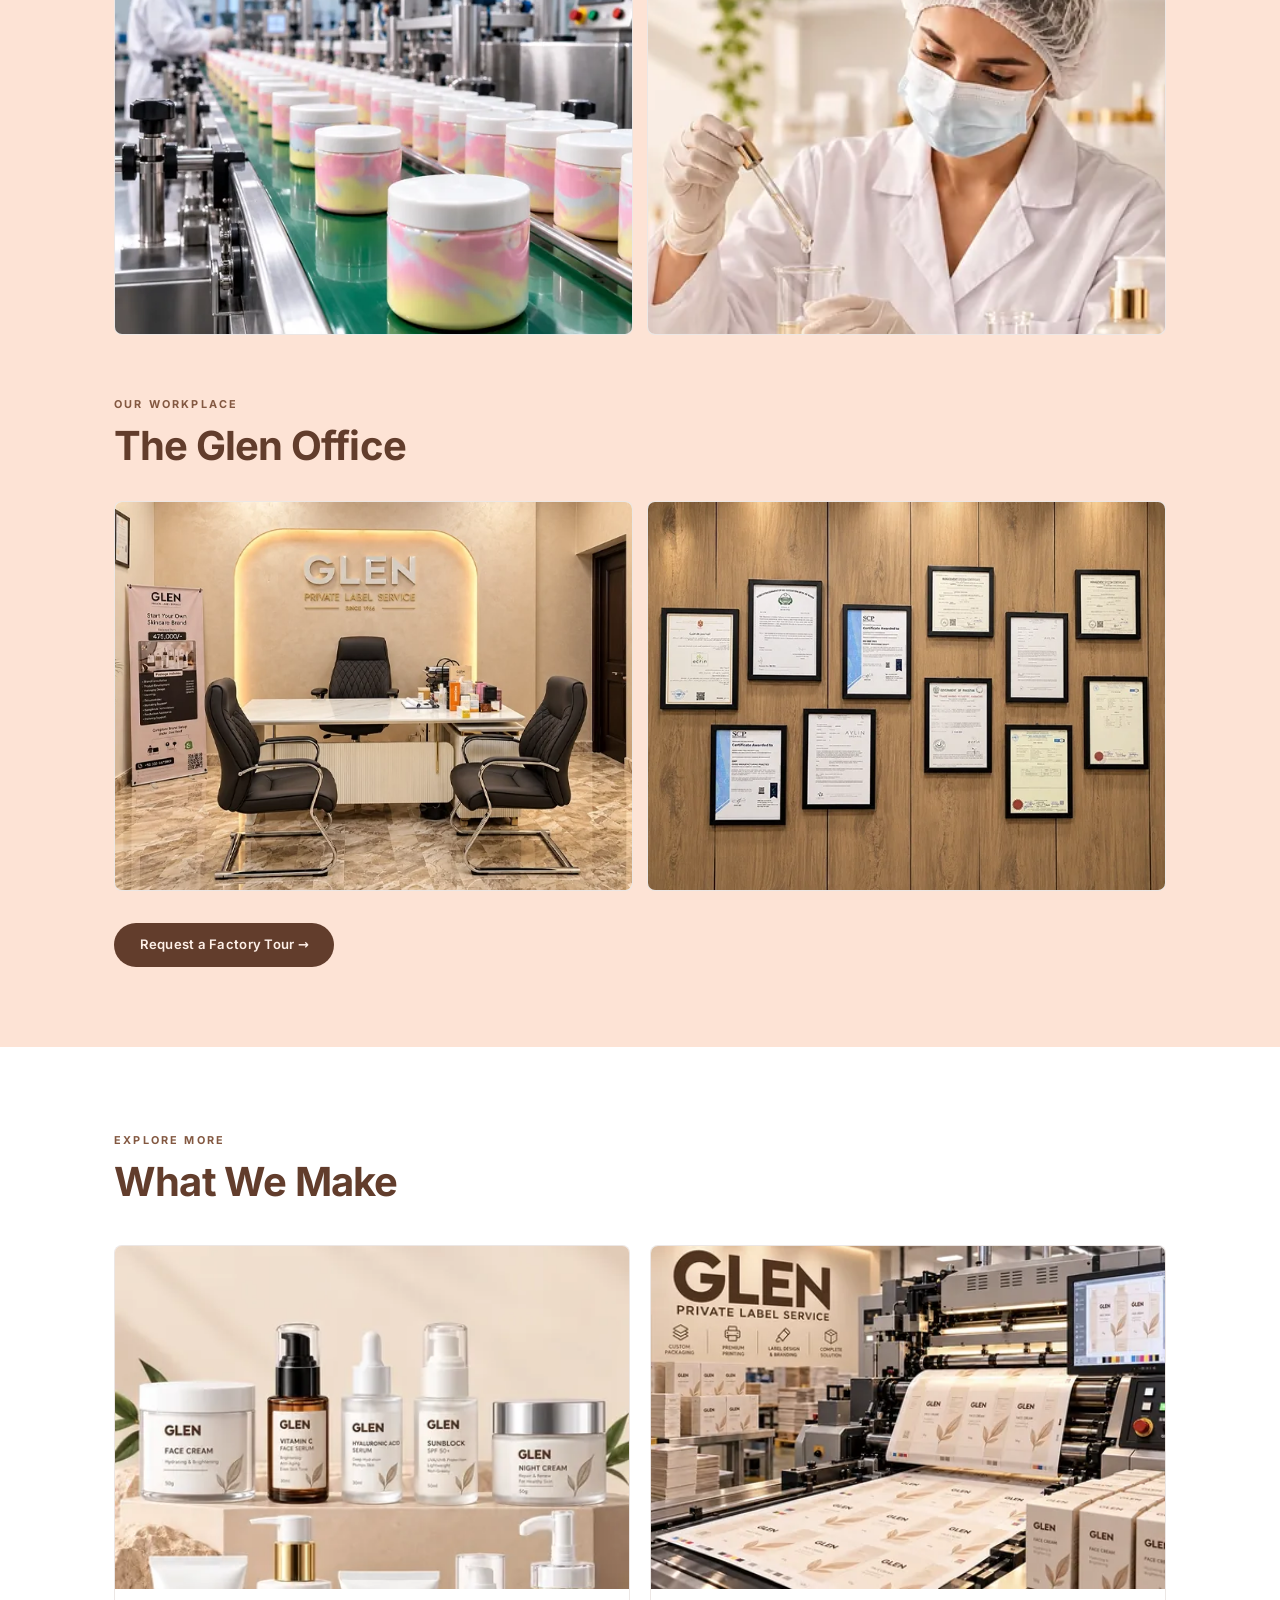
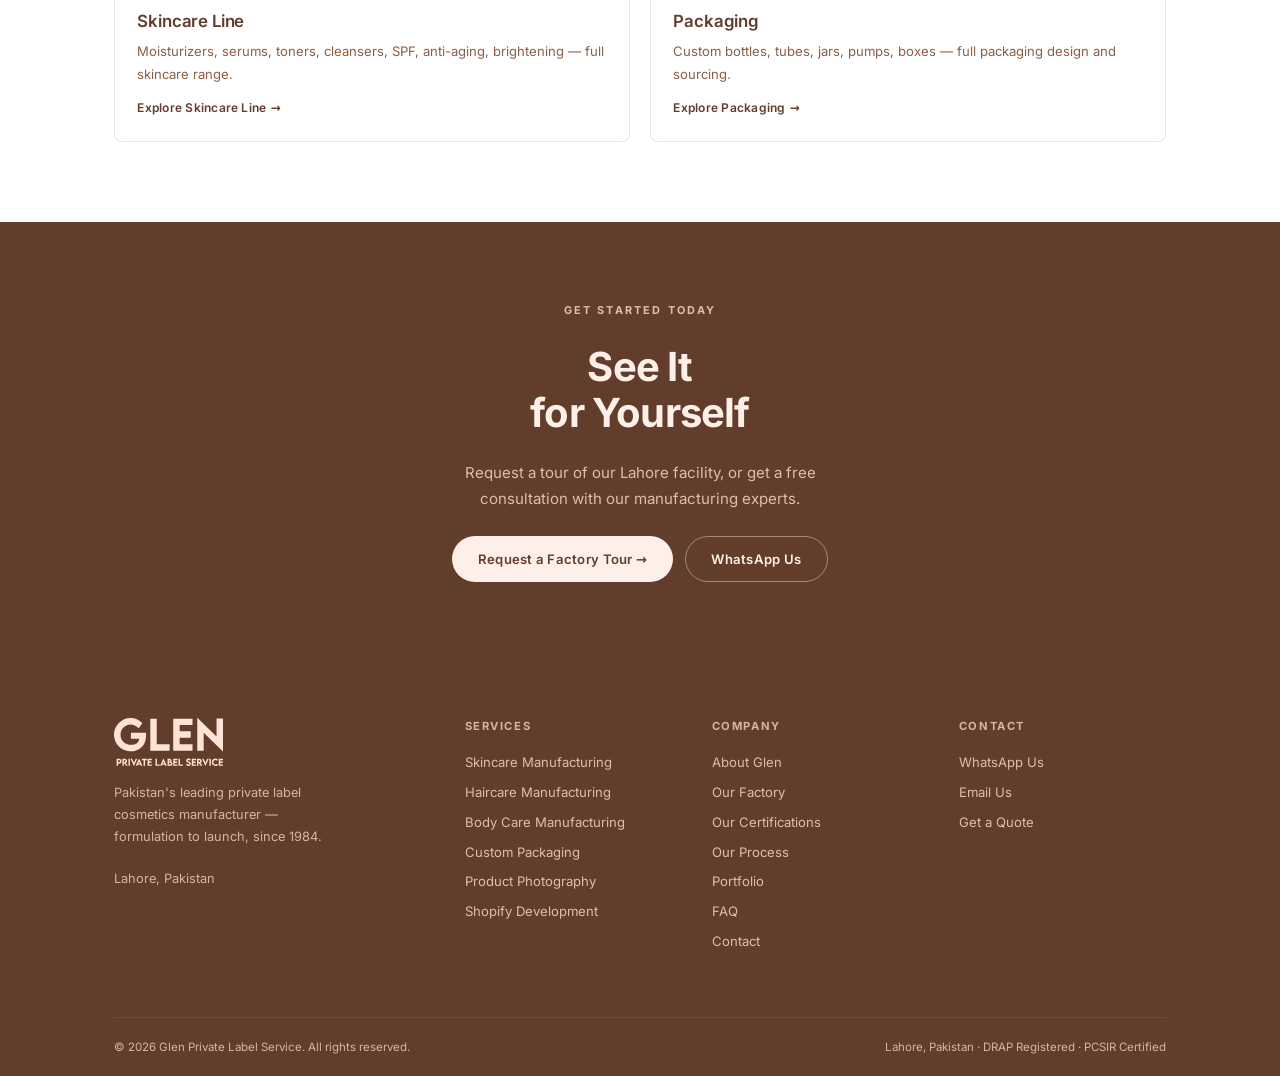
<file: factory/index.html>
<!DOCTYPE html>
<html lang="en">
<head>
<meta charset="UTF-8">
<meta name="viewport" content="width=device-width, initial-scale=1.0, viewport-fit=cover">
<title>Production Facility in Lahore | Glen Private Label Service</title>
<meta name="description" content="Glen&#x27;s Lahore production facility: GMP-compliant manufacturing lines, in-house R&amp;D lab, regulatory clearance and quality control for private label cosmetics.">
<meta name="theme-color" content="#623D2C">
<link rel="canonical" href="https://glenprivatelabel.com/factory/">

<meta property="og:type" content="website">
<meta property="og:site_name" content="Glen Private Label Service">
<meta property="og:title" content="Our Production Facility | Glen Private Label Service">
<meta property="og:description" content="Glen&#x27;s Lahore production facility: GMP-compliant manufacturing lines, in-house R&amp;D lab, regulatory clearance and quality control for private label cosmetics.">
<meta property="og:url" content="https://glenprivatelabel.com/factory/">
<meta property="og:image" content="https://glenprivatelabel.com/assets/img/og-image.jpg">
<meta property="og:image:width" content="1200">
<meta property="og:image:height" content="630">
<meta name="twitter:card" content="summary_large_image">

<link rel="icon" href="../favicon.ico" sizes="48x48">
<link rel="icon" type="image/png" sizes="32x32" href="../assets/img/favicon-32.png">
<link rel="apple-touch-icon" href="../assets/img/apple-touch-icon.png">

<link rel="preload" href="../assets/fonts/inter-latin-var.woff2" as="font" type="font/woff2" crossorigin>
<link rel="stylesheet" href="../assets/css/style.css">
<script>document.documentElement.classList.add('js')</script>
</head>
<body id="top">
<a class="skip" href="#main">Skip to content</a>

<header>
<nav id="nav" aria-label="Main">
  <div class="nav-in">
    <a href="../" class="logo" aria-label="Glen Private Label Service, home">
      <img src="../assets/img/logo-light.svg" alt="Glen Private Label Service" width="95" height="42">
    </a>
    <div class="nav-links">
      <a href="../#about">About</a>
      <a href="../#services">Services</a>
      <a href="../#process">Process</a>
      <a href="../#portfolio">Portfolio</a>
      <a href="../certifications/">Certifications</a>
      <a href="../#contact">Contact</a>
    </div>
    <a href="../#contact" class="btn btn-light btn-sm nav-cta">Get a Quote</a>
    <button class="ham" id="ham" type="button" aria-label="Open menu" aria-expanded="false" aria-controls="mmenu">
      <span></span><span></span><span></span>
    </button>
  </div>
</nav>
<div id="mmenu">
  <a href="../#about">About</a>
  <a href="../#services">Services</a>
  <a href="../#process">Process</a>
  <a href="../#portfolio">Portfolio</a>
  <a href="../certifications/">Certifications</a>
  <a href="../#faq">FAQ</a>
  <a href="../#contact">Contact</a>
  <a href="../#contact" class="btn btn-light">Get a Quote</a>
</div>
</header>

<main id="main">

<section class="page-hero" aria-labelledby="page-h">
  <div class="wrap">
    <div class="ph-in">
      <div class="ph-copy">
        <nav class="crumbs" aria-label="Breadcrumb"><a href="../">Home</a><span aria-hidden="true">/</span><span aria-current="page">Factory</span></nav>
        <span class="label">Factory</span>
        <h1 id="page-h">State-of-the-Art<br><em>Production Facility</em></h1>
        <p>Our Lahore facility runs GMP-compliant manufacturing lines capable of producing 50,000+ units per batch — with full QC at every stage.</p>
        <div class="hero-btns">
          <a href="../#contact" class="btn btn-light">Request a Factory Tour →</a>
          <a href="../#services" class="btn btn-light-ghost">See All Services</a>
        </div>
      </div>
      <div class="ph-img"><img src="../assets/img/hero-factory-480.webp" srcset="../assets/img/hero-factory-480.webp 480w, ../assets/img/hero-factory.webp 900w" sizes="(max-width:800px) 100vw, 520px" width="900" height="600" alt="Technicians supervising a bottle-filling line in the Glen production hall" fetchpriority="high"></div>
    </div>
  </div>
</section>

<section class="section s-white" aria-labelledby="fa-in-h">
  <div class="wrap">
    <div class="sec-head rev">
      <span class="label">What's Inside</span>
      <h2 id="fa-in-h" style="margin-top:.5rem">One Facility.<br>One Team.</h2>
      <p style="margin-top:.75rem">Formulation, filling, labeling, packaging and regulatory clearance are all handled in-house.</p>
    </div>
    <!-- DATA NEEDED (client): floor area, location, number of production lines and what each does, equipment list, headcount, daily/monthly capacity, QC test list, lab instruments. Real photos or a short video of each area. -->
    <div class="feat-grid">
        <div class="feat rev">
          <div class="exp-icon" aria-hidden="true">🧪</div>
          <div><h3>In-House R&amp;D Lab</h3><p>Custom formulation development with stability testing and efficacy validation.</p></div>
        </div>
        <div class="feat rev">
          <div class="exp-icon" aria-hidden="true">🏭</div>
          <div><h3>GMP Manufacturing Lines</h3><p>Filling, mixing, emulsification, and packaging under controlled conditions.</p></div>
        </div>
        <div class="feat rev">
          <div class="exp-icon" aria-hidden="true">📋</div>
          <div><h3>Regulatory Clearance</h3><p>DRAP registration, PCSIR testing, and export documentation — all handled.</p></div>
        </div>
        <div class="feat rev">
          <div class="exp-icon" aria-hidden="true">✅</div>
          <div><h3>Quality Control</h3><p>Every batch tested for purity, stability, and compliance before dispatch.</p></div>
        </div>
    </div>
    <div class="facts rev">
        <div class="fact"><b>50,000+</b><span>units per batch on GMP-compliant manufacturing lines.</span></div>
        <div class="fact"><b>4–8 weeks</b><span>typical production time from formula approval to finished goods.</span></div>
        <div class="fact"><b>Every batch</b><span>tested for purity, stability, and compliance before dispatch.</span></div>
    </div>
  </div>
</section>

<section class="section s-peach" aria-labelledby="fa-gal-h">
  <div class="wrap">
    <div class="sec-head rev">
      <span class="label">Inside Glen</span>
      <h2 id="fa-gal-h" style="margin-top:.5rem">On the Production Floor</h2>
    </div>
    <div class="gallery">
        <figure class="rev"><img src="../assets/img/factory-line-640.webp" srcset="../assets/img/factory-line-640.webp 640w, ../assets/img/factory-line.webp 1200w" sizes="(max-width:560px) 100vw, 520px" width="1200" height="1200" alt="Cream jars moving along an automated filling line" loading="lazy" decoding="async"></figure>
        <figure class="rev"><img src="../assets/img/about-lab-640.webp" srcset="../assets/img/about-lab-640.webp 640w, ../assets/img/about-lab.webp 1200w" sizes="(max-width:560px) 100vw, 520px" width="1200" height="565" alt="Laboratory technician testing a formulation with a pipette" loading="lazy" decoding="async" style="object-position:68% 50%"></figure>
    </div>

    <div class="sec-head rev" style="margin-top:3.5rem">
      <span class="label">Our Workplace</span>
      <h2 id="fa-office-h" style="margin-top:.5rem">The Glen Office</h2>
    </div>
    <!-- Added 5 Nov at the client's insistence; both were removed from the About section in Oct.
         The office photo's "Since 1966" sign conflicts with the site's 1984 — accepted for now, to be resolved. -->
    <div class="gallery">
        <figure class="rev"><img src="../assets/img/glen-office.webp" alt="Reception area with illuminated GLEN Private Label Service sign" width="700" height="500" loading="lazy" decoding="async"></figure>
        <figure class="rev"><img src="../assets/img/cert-wall.webp" alt="Wall of framed certificates and awards" width="700" height="500" loading="lazy" decoding="async"></figure>
    </div>
    <div style="margin-top:2rem" class="rev"><a href="../#contact" class="btn btn-dark">Request a Factory Tour →</a></div>
  </div>
</section>

<section class="section s-white" aria-labelledby="fa-more-h">
  <div class="wrap">
    <div class="sec-head rev">
      <span class="label">Explore More</span>
      <h2 id="fa-more-h" style="margin-top:.5rem">What We Make</h2>
    </div>
    <div class="grid-2">
      <a class="card rev" href="../skincare-line/">
        <div class="card-img"><img src="../assets/img/hero-skincare-480.webp" srcset="../assets/img/hero-skincare-480.webp 480w, ../assets/img/hero-skincare.webp 900w" sizes="(max-width:560px) 100vw, 340px" width="900" height="1200" alt="Glen-branded skincare range" loading="lazy" decoding="async" style="object-position:50% 22%"></div>
        <div class="card-body">
          <h3>Skincare Line</h3>
          <p>Moisturizers, serums, toners, cleansers, SPF, anti-aging, brightening — full skincare range.</p>
          <span class="card-link">Explore Skincare Line</span>
        </div>
      </a>
      <a class="card rev" href="../packaging/">
        <div class="card-img"><img src="../assets/img/hero-packaging-480.webp" srcset="../assets/img/hero-packaging-480.webp 480w, ../assets/img/hero-packaging.webp 900w" sizes="(max-width:560px) 100vw, 340px" width="900" height="600" alt="Label printing press producing Glen-branded packaging" loading="lazy" decoding="async"></div>
        <div class="card-body">
          <h3>Packaging</h3>
          <p>Custom bottles, tubes, jars, pumps, boxes — full packaging design and sourcing.</p>
          <span class="card-link">Explore Packaging</span>
        </div>
      </a>
    </div>
  </div>
</section>

<section class="section s-brown" aria-labelledby="cta-h">
  <div class="wrap">
    <div class="cta-in rev">
      <span class="label">Get Started Today</span>
      <h2 id="cta-h">See It<br>for Yourself</h2>
      <p>Request a tour of our Lahore facility, or get a free consultation with our manufacturing experts.</p>
      <div class="cta-btns">
        <a href="../#contact" class="btn btn-light">Request a Factory Tour →</a>
        <a href="https://wa.me/923001234567" class="btn btn-light-ghost" target="_blank" rel="noopener">WhatsApp Us</a>
      </div>
    </div>
  </div>
</section>

</main>

<footer>
  <div class="wrap">
    <div class="foot-top">
      <div class="foot-brand">
        <a href="../" class="foot-logo" aria-label="Glen Private Label Service, home"><img src="../assets/img/logo-light.svg" alt="Glen Private Label Service" width="109" height="48" loading="lazy"></a>
        <p class="foot-desc">Pakistan's leading private label cosmetics manufacturer — formulation to launch, since 1984.</p>
        <p class="foot-desc" style="margin-top:.25rem">Lahore, Pakistan</p>
      </div>
      <nav class="foot-col" aria-label="Services">
        <h2>Services</h2>
        <a href="../skincare-line/">Skincare Manufacturing</a>
        <a href="../#svc-haircare">Haircare Manufacturing</a>
        <a href="../#svc-bodycare">Body Care Manufacturing</a>
        <a href="../packaging/">Custom Packaging</a>
        <a href="../#svc-photography">Product Photography</a>
        <a href="../#svc-shopify">Shopify Development</a>
      </nav>
      <nav class="foot-col" aria-label="Company">
        <h2>Company</h2>
        <a href="../#about">About Glen</a>
        <a href="../factory/">Our Factory</a>
        <a href="../certifications/">Our Certifications</a>
        <a href="../#process">Our Process</a>
        <a href="../#portfolio">Portfolio</a>
        <a href="../#faq">FAQ</a>
        <a href="../#contact">Contact</a>
      </nav>
      <div class="foot-col">
        <h2>Contact</h2>
        <a href="https://wa.me/923001234567" target="_blank" rel="noopener">WhatsApp Us</a>
        <a href="mailto:info@glenprivatelabel.com">Email Us</a>
        <a href="../#contact">Get a Quote</a>
      </div>
    </div>
    <div class="foot-bottom">
      <span>© <span id="yr">2026</span> Glen Private Label Service. All rights reserved.</span>
      <span>Lahore, Pakistan · DRAP Registered · PCSIR Certified</span>
    </div>
  </div>
</footer>

<a id="wa" href="https://wa.me/923001234567" target="_blank" rel="noopener" aria-label="Chat with us on WhatsApp">
  <svg viewBox="0 0 24 24" aria-hidden="true"><path d="M17.472 14.382c-.297-.149-1.758-.867-2.03-.967-.273-.099-.471-.148-.67.15-.197.297-.767.966-.94 1.164-.173.199-.347.223-.644.075-.297-.15-1.255-.463-2.39-1.475-.883-.788-1.48-1.761-1.653-2.059-.173-.297-.018-.458.13-.606.134-.133.298-.347.446-.52.149-.174.198-.298.298-.497.099-.198.05-.371-.025-.52-.075-.149-.669-1.612-.916-2.207-.242-.579-.487-.5-.669-.51-.173-.008-.371-.01-.57-.01-.198 0-.52.074-.792.372-.272.297-1.04 1.016-1.04 2.479 0 1.462 1.065 2.875 1.213 3.074.149.198 2.096 3.2 5.077 4.487.709.306 1.262.489 1.694.625.712.227 1.36.195 1.871.118.571-.085 1.758-.719 2.006-1.413.248-.694.248-1.289.173-1.413-.074-.124-.272-.198-.57-.347m-5.421 7.403h-.004a9.87 9.87 0 01-5.031-1.378l-.361-.214-3.741.982.998-3.648-.235-.374a9.86 9.86 0 01-1.51-5.26c.001-5.45 4.436-9.884 9.888-9.884 2.64 0 5.122 1.03 6.988 2.898a9.825 9.825 0 012.893 6.994c-.003 5.45-4.437 9.884-9.885 9.884m8.413-18.297A11.815 11.815 0 0012.05 0C5.495 0 .16 5.335.157 11.892c0 2.096.547 4.142 1.588 5.945L.057 24l6.305-1.654a11.882 11.882 0 005.683 1.448h.005c6.554 0 11.89-5.335 11.893-11.893a11.821 11.821 0 00-3.48-8.413z"/></svg>
  <span>WhatsApp Us</span>
</a>
<div id="mob-bar">
  <a href="../#contact">Get Your Free Quote →</a>
</div>

<script src="../assets/js/main.js" defer></script>
</body>
</html>
</file>
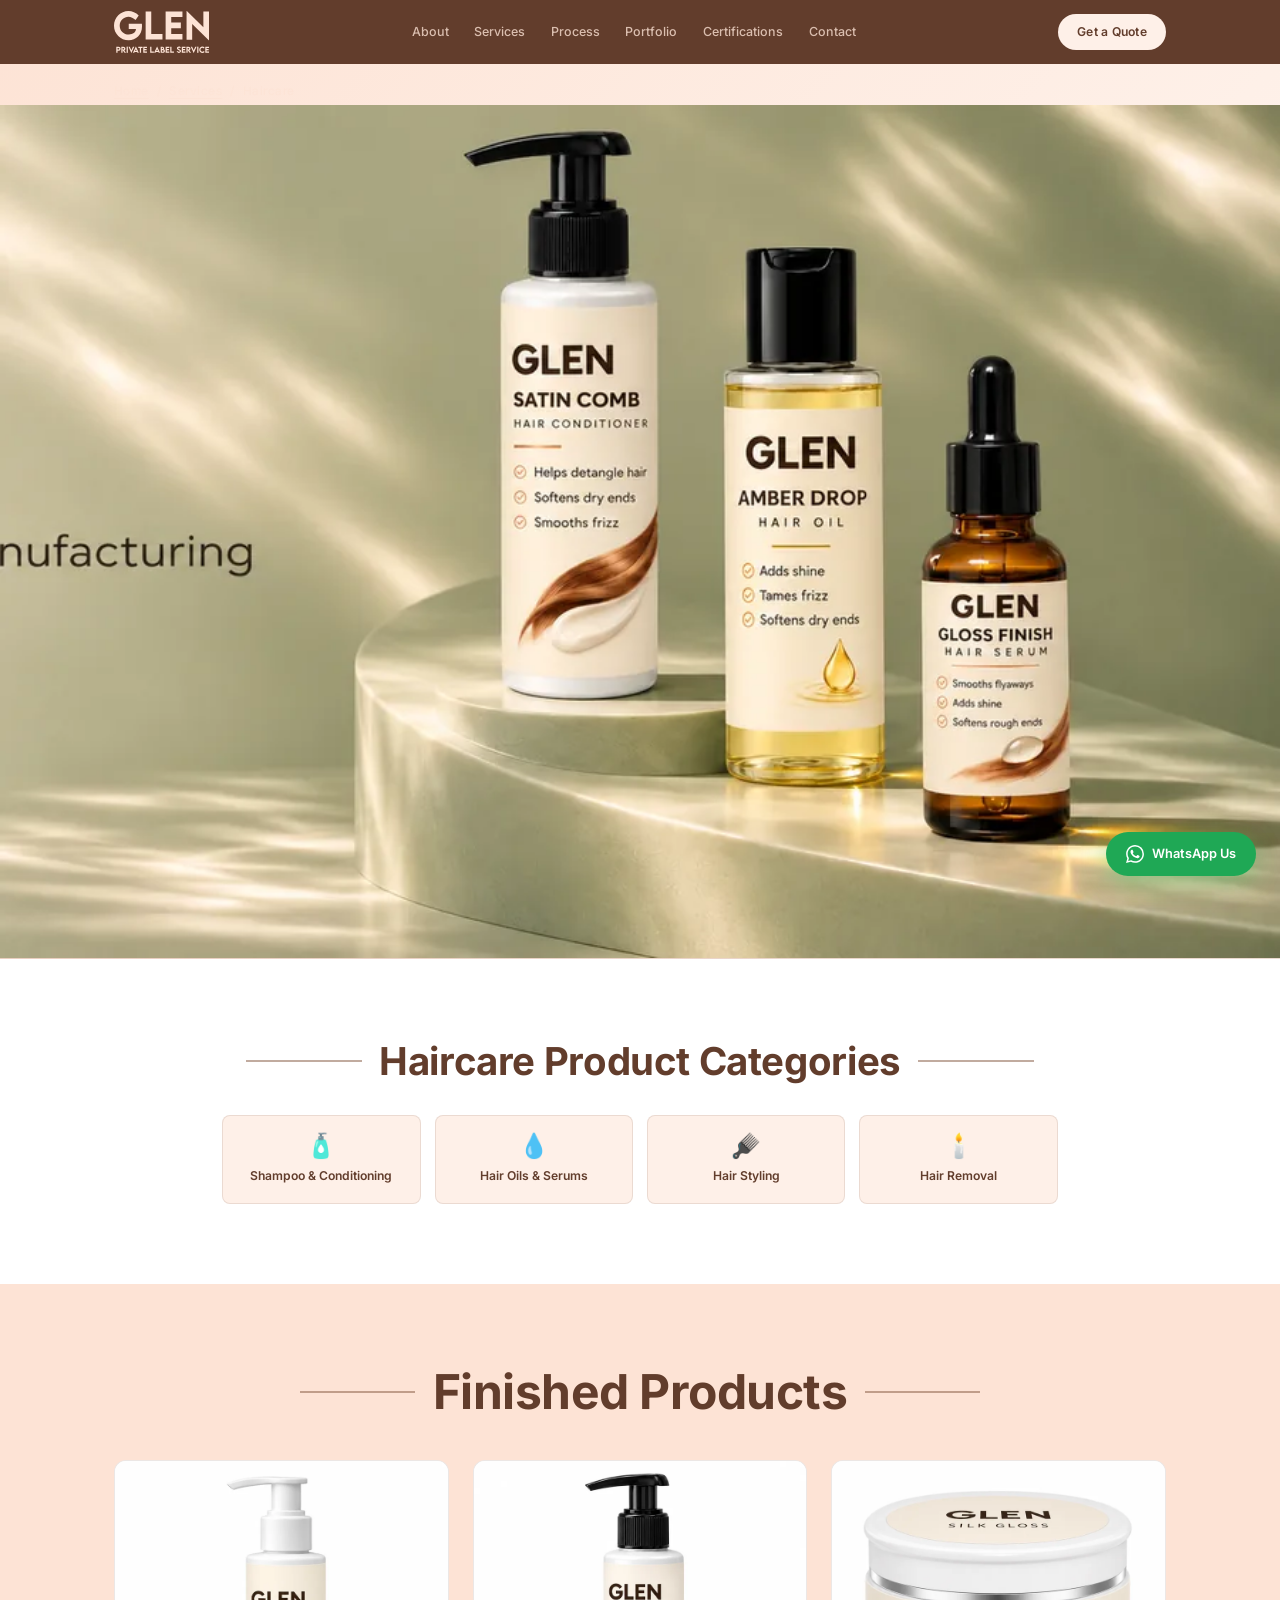
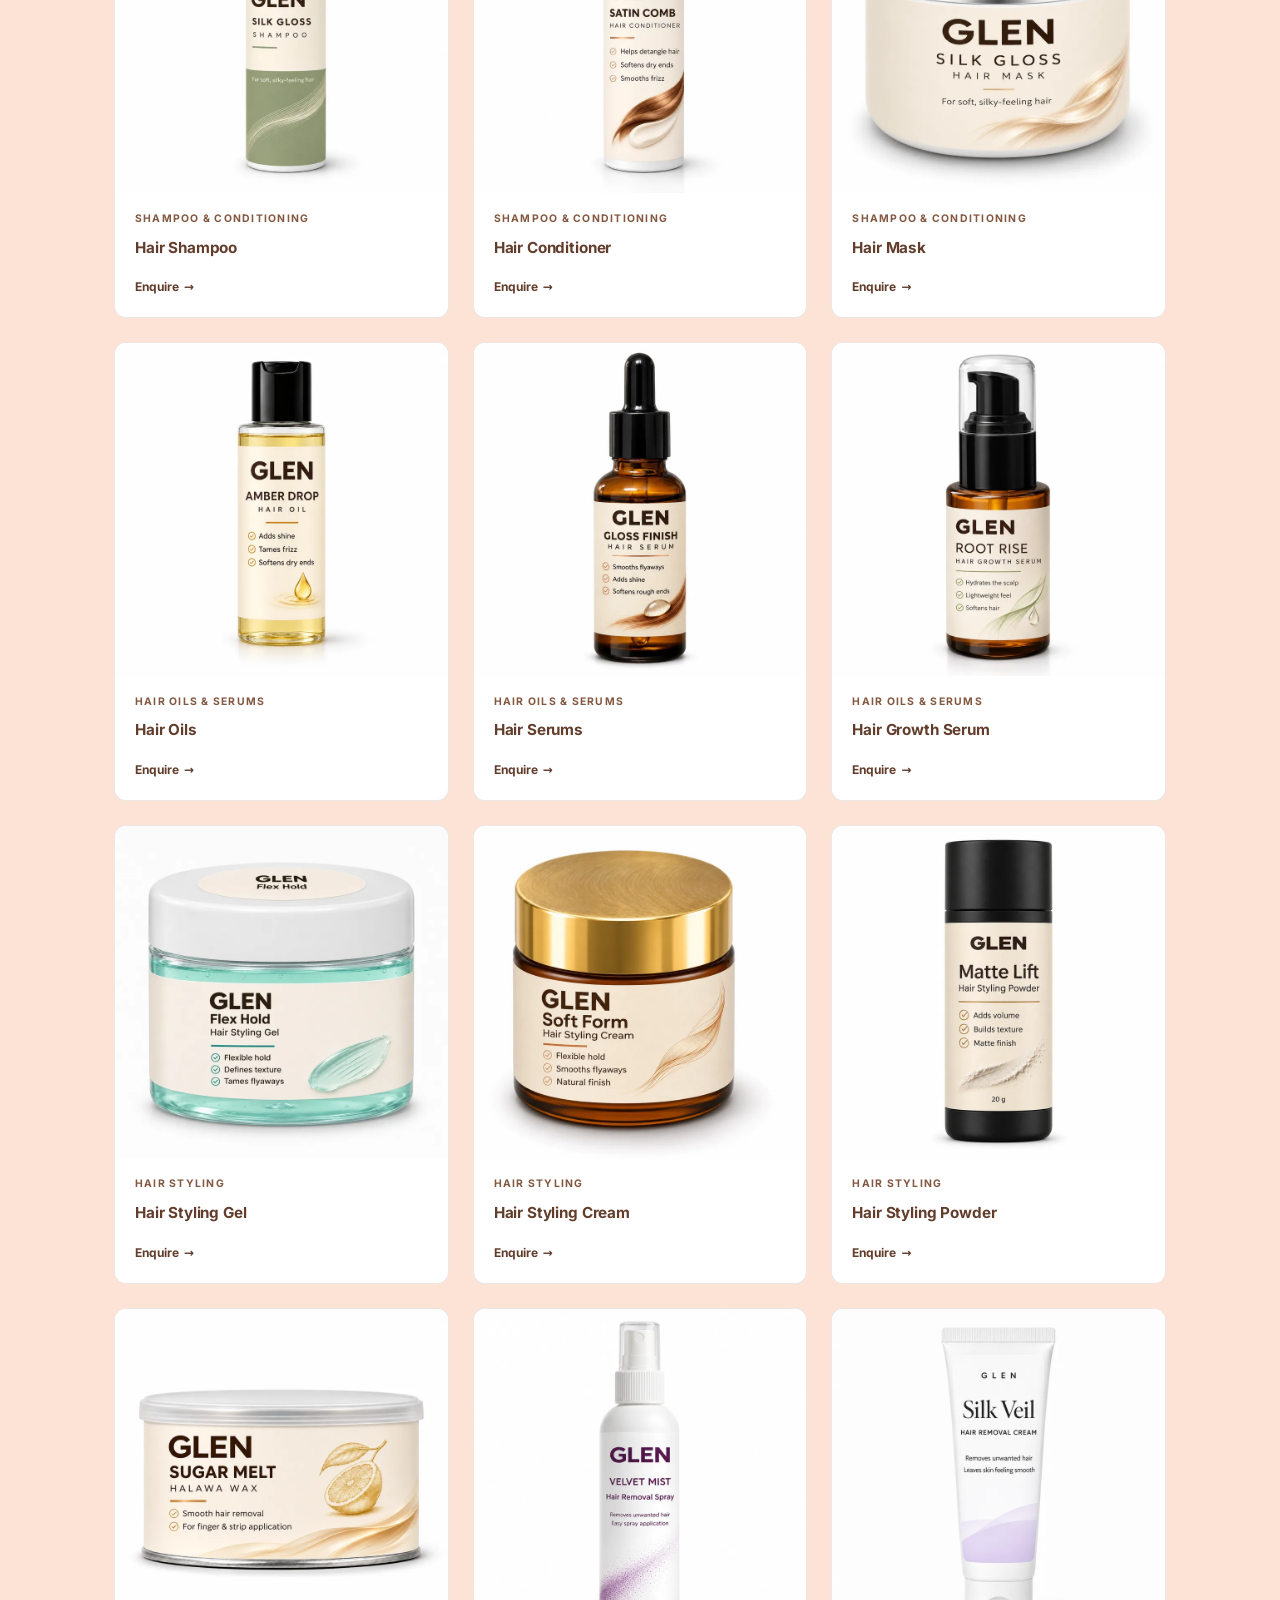
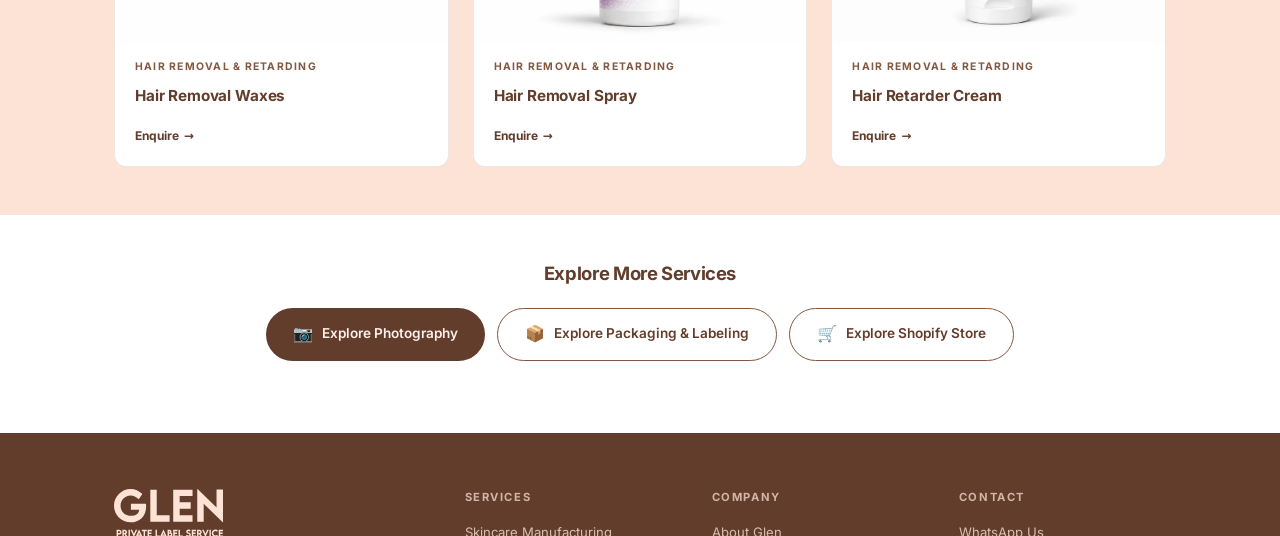
<file: haircare/index.html>
<!DOCTYPE html>
<html lang="en">
<head>
<meta charset="UTF-8">
<meta name="viewport" content="width=device-width, initial-scale=1.0, viewport-fit=cover">
<title>Private Label Haircare Products | Glen Private Label Service</title>
<meta name="description" content="Private label haircare manufacturing in Lahore: shampoos, conditioners, hair oils, serums, styling products and hair removal — custom formulated or white label, from 500 units.">
<meta name="theme-color" content="#623D2C">
<link rel="canonical" href="https://glenprivatelabel.com/haircare/">
<meta property="og:type" content="website">
<meta property="og:site_name" content="Glen Private Label Service">
<meta property="og:title" content="Private Label Haircare Products | Glen Private Label Service">
<meta property="og:description" content="Shampoos, conditioners, hair oils, serums, styling products and more — private label haircare from Glen in Lahore.">
<meta property="og:url" content="https://glenprivatelabel.com/haircare/">
<meta property="og:image" content="https://glenprivatelabel.com/assets/img/og-image.jpg">
<meta property="og:image:width" content="1200">
<meta property="og:image:height" content="630">
<meta name="twitter:card" content="summary_large_image">
<link rel="icon" href="../favicon.ico" sizes="48x48">
<link rel="icon" type="image/png" sizes="32x32" href="../assets/img/favicon-32.png">
<link rel="apple-touch-icon" href="../assets/img/apple-touch-icon.png">
<link rel="preload" href="../assets/fonts/inter-latin-var.woff2" as="font" type="font/woff2" crossorigin>
<link rel="stylesheet" href="../assets/css/style.css">
<script>document.documentElement.classList.add('js')</script>
</head>
<body id="top">
<a class="skip" href="#main">Skip to content</a>

<header>
<nav id="nav" aria-label="Main">
  <div class="nav-in">
    <a href="../" class="logo" aria-label="Glen Private Label Service, home">
      <img src="../assets/img/logo-light.svg" alt="Glen Private Label Service" width="95" height="42">
    </a>
    <div class="nav-links">
      <a href="../#about">About</a>
      <a href="../#services">Services</a>
      <a href="../#process">Process</a>
      <a href="../#portfolio">Portfolio</a>
      <a href="../certifications/">Certifications</a>
      <a href="../#contact">Contact</a>
    </div>
    <a href="../#contact" class="btn btn-light btn-sm nav-cta">Get a Quote</a>
    <button class="ham" id="ham" type="button" aria-label="Open menu" aria-expanded="false" aria-controls="mmenu">
      <span></span><span></span><span></span>
    </button>
  </div>
</nav>
<div id="mmenu">
  <a href="../#about">About</a>
  <a href="../#services">Services</a>
  <a href="../#process">Process</a>
  <a href="../#portfolio">Portfolio</a>
  <a href="../certifications/">Certifications</a>
  <a href="../#faq">FAQ</a>
  <a href="../#contact">Contact</a>
  <a href="../#contact" class="btn btn-light">Get a Quote</a>
</div>
</header>

<main id="main">

<!-- ═══ 1. BANNER — full-bleed reserved slot; client supplies the artwork (recommended 1920x820, ratio 2.35:1) ═══ -->
<section class="cat-banner" aria-labelledby="banner-h" aria-label="Haircare banner">
  <nav class="crumbs" aria-label="Breadcrumb" style="padding:1.1rem 24px 0;max-width:1100px;margin-inline:auto"><a href="../">Home</a><span aria-hidden="true"> / </span><a href="../#services">Services</a><span aria-hidden="true"> / </span><span aria-current="page">Haircare</span></nav>
    <div class="banner-copy">
    <h1 id="banner-h"><span class="bh-eyebrow">Our Expertise</span><span class="bh-title">Haircare</span><span class="bh-sub">Private label hair care manufacturing</span></h1>
  </div>
  <div class="banner-slot">
    <picture>
      <source media="(max-width:600px)" srcset="../assets/img/banner-haircare-mobile.webp">
      <img src="../assets/img/banner-haircare.webp" alt="Glen private label haircare range" width="1925" height="817" fetchpriority="high">
    </picture>
  </div>
</section>

<!-- ═══ 2. PRODUCT CATEGORIES (icon tiles filter the products below) ═══ -->
<section class="section s-white" id="categories" aria-labelledby="cat-h">
  <div class="wrap">
    <h2 id="cat-h" class="line-head rev">Haircare Product Categories</h2>
    <!-- DATA NEEDED (client): the four category icons will be replaced by the client's own icons when supplied. -->
    <div class="cat-grid rev" role="group" aria-label="Filter haircare products by category">
      <button type="button" class="cat-tile" data-f="shampoo" aria-pressed="false"><span class="cat-ico" aria-hidden="true">🧴</span>Shampoo &amp; Conditioning</button>
      <button type="button" class="cat-tile" data-f="oils" aria-pressed="false"><span class="cat-ico" aria-hidden="true">💧</span>Hair Oils &amp; Serums</button>
      <button type="button" class="cat-tile" data-f="styling" aria-pressed="false"><span class="cat-ico" aria-hidden="true">🪮</span>Hair Styling</button>
      <button type="button" class="cat-tile" data-f="removal" aria-pressed="false"><span class="cat-ico" aria-hidden="true">🕯️</span>Hair Removal</button>
    </div>
  </div>
</section>

<!-- ═══ 3. FINISHED PRODUCTS (data: GLEN_Website_Product_Range.pdf) ═══ -->
<section class="section s-peach" id="products" aria-labelledby="prod-h">
  <div class="wrap">
    <h2 id="prod-h" class="line-head range-head rev">Finished Products</h2>
    <!-- DATA NEEDED (client): product photos (placeholder tiles until then), pack sizes, key claims. -->
    <div class="prod-grid">
      <!-- Shampoo & Conditioning (3) -->
      <article class="prod rev" data-cat="shampoo"><div class="prod-img"><img src="../assets/img/p-hc-01.webp" alt="Hair Shampoo packshot" width="800" height="800" loading="lazy" decoding="async"></div><div class="prod-body"><div class="prod-spec">Shampoo &amp; Conditioning</div><h3>Hair Shampoo</h3><a class="prod-link" href="../?category=Haircare#contact">Enquire</a></div></article>
      <article class="prod rev" data-cat="shampoo"><div class="prod-img"><img src="../assets/img/p-hc-02.webp" alt="Hair Conditioner packshot" width="800" height="800" loading="lazy" decoding="async"></div><div class="prod-body"><div class="prod-spec">Shampoo &amp; Conditioning</div><h3>Hair Conditioner</h3><a class="prod-link" href="../?category=Haircare#contact">Enquire</a></div></article>
      <article class="prod rev" data-cat="shampoo"><div class="prod-img"><img src="../assets/img/p-hc-03.webp" alt="Hair Mask packshot" width="800" height="800" loading="lazy" decoding="async"></div><div class="prod-body"><div class="prod-spec">Shampoo &amp; Conditioning</div><h3>Hair Mask</h3><a class="prod-link" href="../?category=Haircare#contact">Enquire</a></div></article>
      <!-- Hair Oils & Serums (3) -->
      <article class="prod rev" data-cat="oils"><div class="prod-img"><img src="../assets/img/p-hc-04.webp" alt="Hair Oils packshot" width="800" height="800" loading="lazy" decoding="async"></div><div class="prod-body"><div class="prod-spec">Hair Oils &amp; Serums</div><h3>Hair Oils</h3><a class="prod-link" href="../?category=Haircare#contact">Enquire</a></div></article>
      <article class="prod rev" data-cat="oils"><div class="prod-img"><img src="../assets/img/p-hc-05.webp" alt="Hair Serums packshot" width="800" height="800" loading="lazy" decoding="async"></div><div class="prod-body"><div class="prod-spec">Hair Oils &amp; Serums</div><h3>Hair Serums</h3><a class="prod-link" href="../?category=Haircare#contact">Enquire</a></div></article>
      <article class="prod rev" data-cat="oils"><div class="prod-img"><img src="../assets/img/p-hc-06.webp" alt="Hair Growth Serum packshot" width="800" height="800" loading="lazy" decoding="async"></div><div class="prod-body"><div class="prod-spec">Hair Oils &amp; Serums</div><h3>Hair Growth Serum</h3><a class="prod-link" href="../?category=Haircare#contact">Enquire</a></div></article>
      <!-- Hair Styling Products (3) -->
      <article class="prod rev" data-cat="styling"><div class="prod-img"><img src="../assets/img/p-hc-07.webp" alt="Hair Styling Gel packshot" width="800" height="800" loading="lazy" decoding="async"></div><div class="prod-body"><div class="prod-spec">Hair Styling</div><h3>Hair Styling Gel</h3><a class="prod-link" href="../?category=Haircare#contact">Enquire</a></div></article>
      <article class="prod rev" data-cat="styling"><div class="prod-img"><img src="../assets/img/p-hc-08.webp" alt="Hair Styling Cream packshot" width="800" height="800" loading="lazy" decoding="async"></div><div class="prod-body"><div class="prod-spec">Hair Styling</div><h3>Hair Styling Cream</h3><a class="prod-link" href="../?category=Haircare#contact">Enquire</a></div></article>
      <article class="prod rev" data-cat="styling"><div class="prod-img"><img src="../assets/img/p-hc-09.webp" alt="Hair Styling Powder packshot" width="800" height="800" loading="lazy" decoding="async"></div><div class="prod-body"><div class="prod-spec">Hair Styling</div><h3>Hair Styling Powder</h3><a class="prod-link" href="../?category=Haircare#contact">Enquire</a></div></article>
      <!-- Hair Removal & Retarding (2) -->
      <article class="prod rev" data-cat="removal"><div class="prod-img"><img src="../assets/img/p-hc-10.webp" alt="Hair Removal Waxes packshot" width="800" height="800" loading="lazy" decoding="async"></div><div class="prod-body"><div class="prod-spec">Hair Removal &amp; Retarding</div><h3>Hair Removal Waxes</h3><a class="prod-link" href="../?category=Haircare#contact">Enquire</a></div></article>
      <article class="prod rev" data-cat="removal"><div class="prod-img"><img src="../assets/img/p-hc-12.webp" alt="Velvet Mist hair removal spray packshot" width="800" height="800" loading="lazy" decoding="async"></div><div class="prod-body"><div class="prod-spec">Hair Removal &amp; Retarding</div><h3>Hair Removal Spray</h3><a class="prod-link" href="../?category=Haircare#contact">Enquire</a></div></article>
      <article class="prod rev" data-cat="removal"><div class="prod-img"><img src="../assets/img/p-hc-11.webp" alt="Hair Retarder Cream packshot" width="800" height="800" loading="lazy" decoding="async"></div><div class="prod-body"><div class="prod-spec">Hair Removal &amp; Retarding</div><h3>Hair Retarder Cream</h3><a class="prod-link" href="../?category=Haircare#contact">Enquire</a></div></article>
    </div>
  </div>
</section>

<!-- ═══ 4. EXPLORE OTHER SERVICES ═══ -->
<section class="section s-white explore-sec" aria-label="Explore more services">
  <div class="wrap">
    <h2 class="exp-head rev">Explore More Services</h2>
    <div class="exp-stack rev">
      <a class="exp-btn exp-btn-dark" href="../photography/"><span class="exp-ico" aria-hidden="true">📷</span>Explore Photography</a>
      <a class="exp-btn exp-btn-line" href="../packaging/"><span class="exp-ico" aria-hidden="true">📦</span>Explore Packaging &amp; Labeling</a>
      <a class="exp-btn exp-btn-line" href="../shopify/"><span class="exp-ico" aria-hidden="true">🛒</span>Explore Shopify Store</a>
    </div>
  </div>
</section>

</main>

<footer>
  <div class="wrap">
    <div class="foot-top">
      <div class="foot-brand">
        <a href="../" class="foot-logo" aria-label="Glen Private Label Service, home"><img src="../assets/img/logo-light.svg" alt="Glen Private Label Service" width="109" height="48" loading="lazy"></a>
        <p class="foot-desc">Pakistan's leading private label cosmetics manufacturer — formulation to launch, since 1984.</p>
        <p class="foot-desc" style="margin-top:.25rem">Lahore, Pakistan</p>
      </div>
      <nav class="foot-col" aria-label="Services">
        <h2>Services</h2>
        <a href="../skincare/">Skincare Manufacturing</a>
        <a href="haircare/">Haircare Manufacturing</a>
        <a href="../body-care/">Body Care Manufacturing</a>
        <a href="../packaging/">Custom Packaging</a>
        <a href="../photography/">Product Photography</a>
        <a href="../shopify/">Shopify Development</a>
      </nav>
      <nav class="foot-col" aria-label="Company">
        <h2>Company</h2>
        <a href="../#about">About Glen</a>
        <a href="../factory/">Our Factory</a>
        <a href="../certifications/">Our Certifications</a>
        <a href="../#process">Our Process</a>
        <a href="../#portfolio">Portfolio</a>
        <a href="../#faq">FAQ</a>
        <a href="../#contact">Contact</a>
      </nav>
      <div class="foot-col">
        <h2>Contact</h2>
        <a href="https://wa.me/923001234567" target="_blank" rel="noopener">WhatsApp Us</a>
        <a href="mailto:info@glenprivatelabel.com">Email Us</a>
        <a href="../#contact">Get a Quote</a>
      </div>
    </div>
    <div class="foot-bottom">
      <span>© <span id="yr">2026</span> Glen Private Label Service. All rights reserved.</span>
      <span>Lahore, Pakistan · DRAP Registered · PCSIR Certified</span>
    </div>
  </div>
</footer>

<a id="wa" href="https://wa.me/923001234567" target="_blank" rel="noopener" aria-label="Chat with us on WhatsApp">
  <svg viewBox="0 0 24 24" aria-hidden="true"><path d="M17.472 14.382c-.297-.149-1.758-.867-2.03-.967-.273-.099-.471-.148-.67.15-.197.297-.767.966-.94 1.164-.173.199-.347.223-.644.075-.297-.15-1.255-.463-2.39-1.475-.883-.788-1.48-1.761-1.653-2.059-.173-.297-.018-.458.13-.606.134-.133.298-.347.446-.52.149-.174.198-.298.298-.497.099-.198.05-.371-.025-.52-.075-.149-.669-1.612-.916-2.207-.242-.579-.487-.5-.669-.51-.173-.008-.371-.01-.57-.01-.198 0-.52.074-.792.372-.272.297-1.04 1.016-1.04 2.479 0 1.462 1.065 2.875 1.213 3.074.149.198 2.096 3.2 5.077 4.487.709.306 1.262.489 1.694.625.712.227 1.36.195 1.871.118.571-.085 1.758-.719 2.006-1.413.248-.694.248-1.289.173-1.413-.074-.124-.272-.198-.57-.347m-5.421 7.403h-.004a9.87 9.87 0 01-5.031-1.378l-.361-.214-3.741.982.998-3.648-.235-.374a9.86 9.86 0 01-1.51-5.26c.001-5.45 4.436-9.884 9.888-9.884 2.64 0 5.122 1.03 6.988 2.898a9.825 9.825 0 012.893 6.994c-.003 5.45-4.437 9.884-9.885 9.884m8.413-18.297A11.815 11.815 0 0012.05 0C5.495 0 .16 5.335.157 11.892c0 2.096.547 4.142 1.588 5.945L.057 24l6.305-1.654a11.882 11.882 0 005.683 1.448h.005c6.554 0 11.89-5.335 11.893-11.893a11.821 11.821 0 00-3.48-8.413z"/></svg>
  <span>WhatsApp Us</span>
</a>
<div id="mob-bar">
  <a href="../?category=Haircare#contact">Get Your Free Quote →</a>
</div>

<script src="../assets/js/main.js" defer></script>
</body>
</html>
</file>
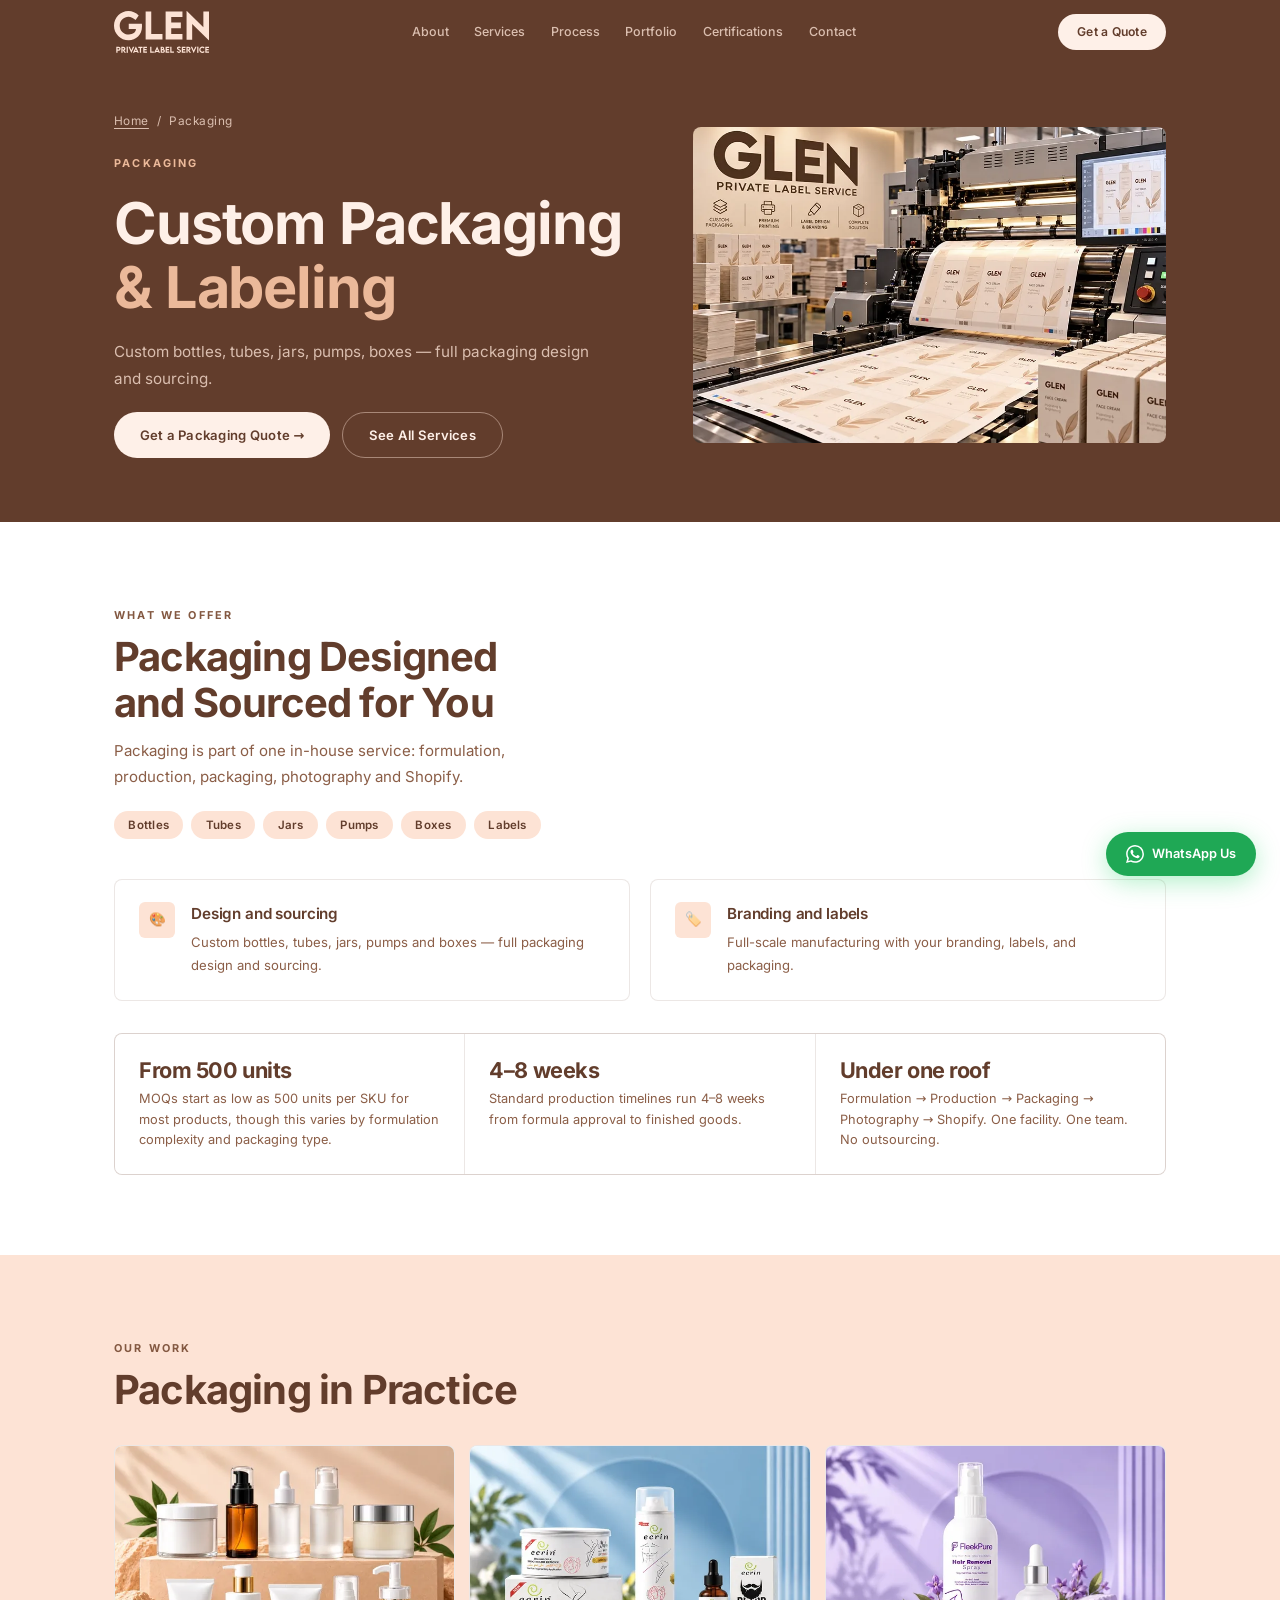
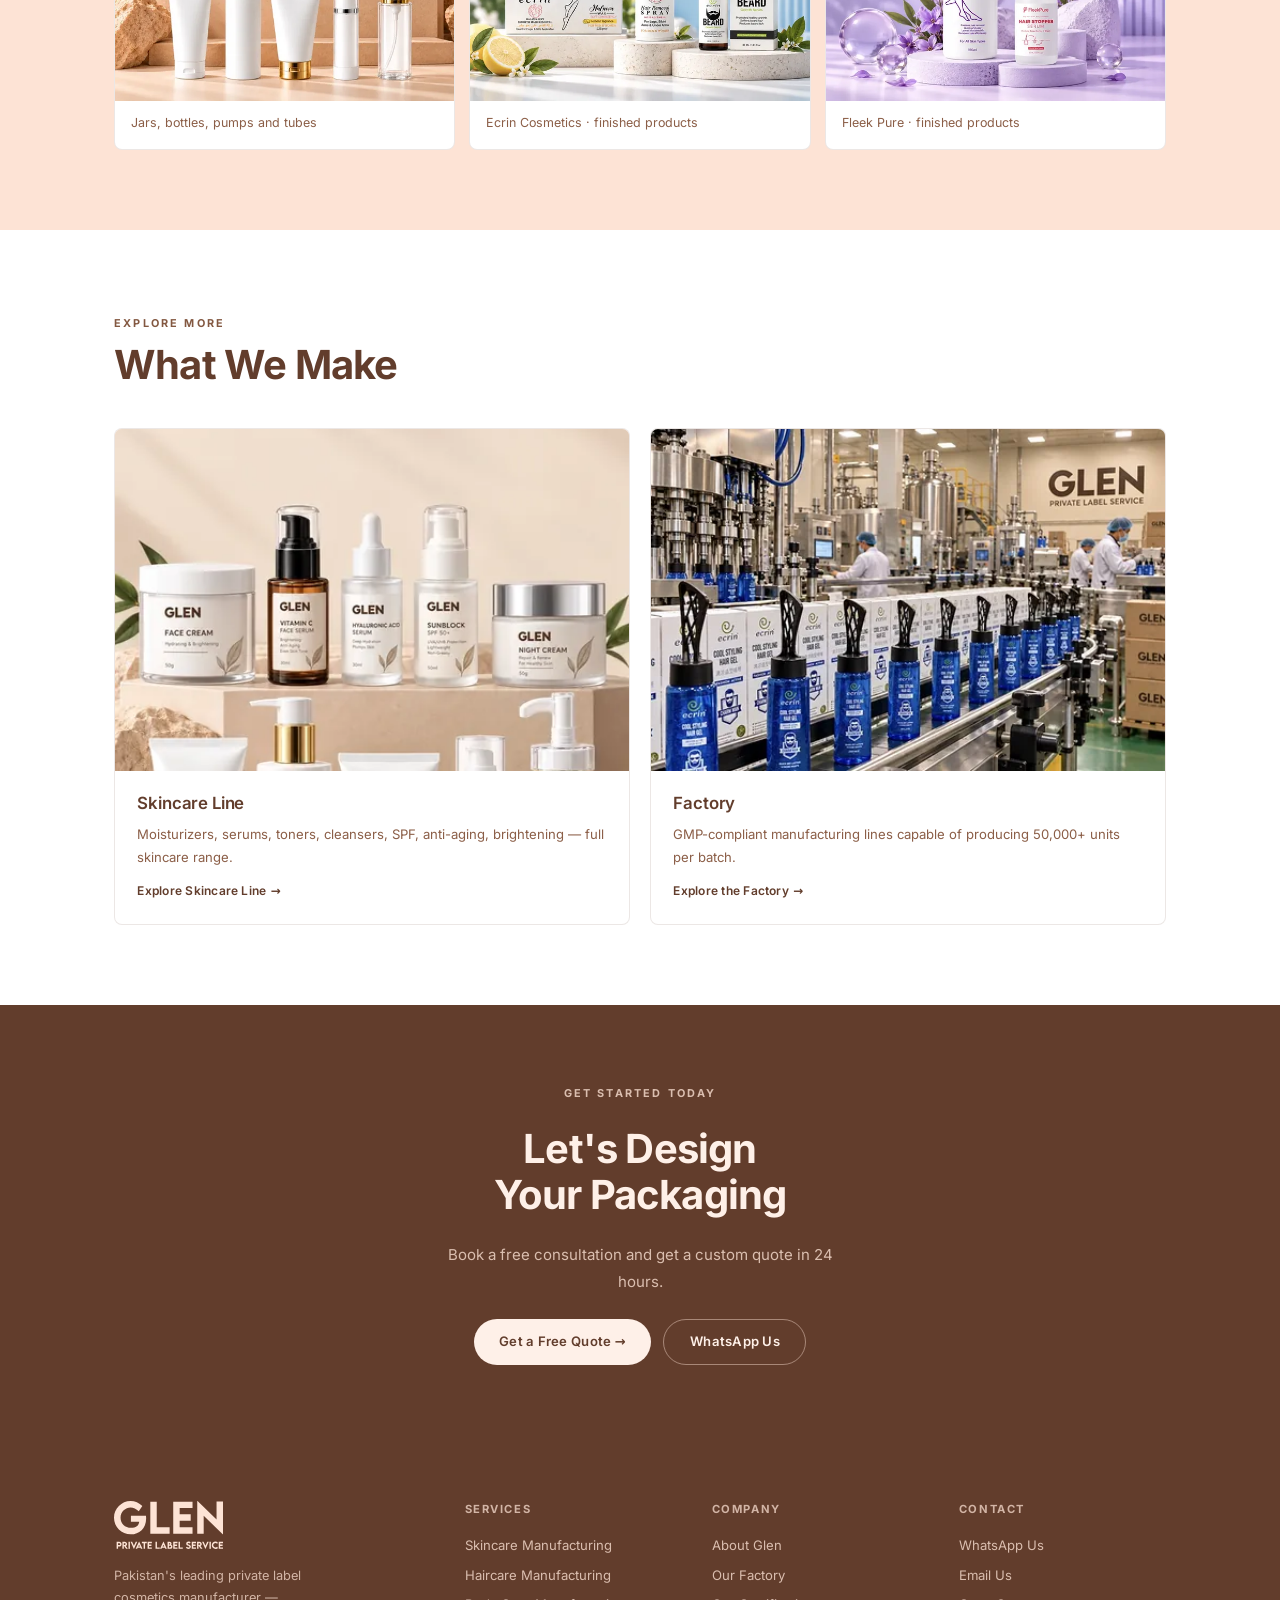
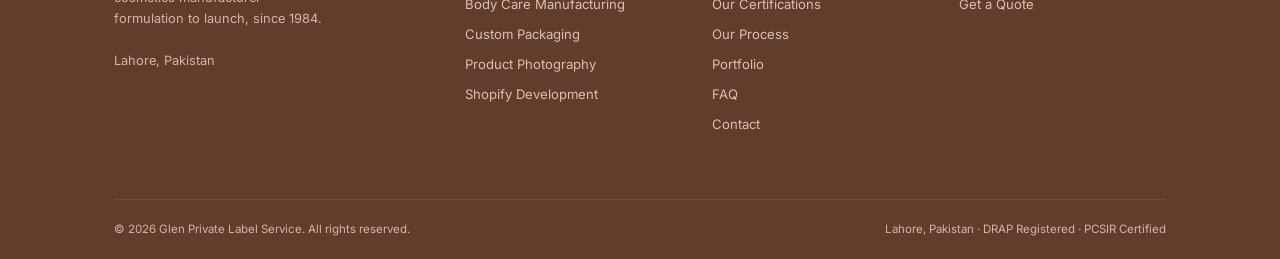
<file: packaging/index.html>
<!DOCTYPE html>
<html lang="en">
<head>
<meta charset="UTF-8">
<meta name="viewport" content="width=device-width, initial-scale=1.0, viewport-fit=cover">
<title>Custom Packaging &amp; Labeling | Glen Private Label Service</title>
<meta name="description" content="Custom bottles, tubes, jars, pumps and boxes with full packaging design, labeling and sourcing for private label cosmetics from Glen in Lahore.">
<meta name="theme-color" content="#623D2C">
<link rel="canonical" href="https://glenprivatelabel.com/packaging/">

<meta property="og:type" content="website">
<meta property="og:site_name" content="Glen Private Label Service">
<meta property="og:title" content="Custom Packaging &amp; Labeling | Glen Private Label Service">
<meta property="og:description" content="Custom bottles, tubes, jars, pumps and boxes with full packaging design, labeling and sourcing for private label cosmetics from Glen in Lahore.">
<meta property="og:url" content="https://glenprivatelabel.com/packaging/">
<meta property="og:image" content="https://glenprivatelabel.com/assets/img/og-image.jpg">
<meta property="og:image:width" content="1200">
<meta property="og:image:height" content="630">
<meta name="twitter:card" content="summary_large_image">

<link rel="icon" href="../favicon.ico" sizes="48x48">
<link rel="icon" type="image/png" sizes="32x32" href="../assets/img/favicon-32.png">
<link rel="apple-touch-icon" href="../assets/img/apple-touch-icon.png">

<link rel="preload" href="../assets/fonts/inter-latin-var.woff2" as="font" type="font/woff2" crossorigin>
<link rel="stylesheet" href="../assets/css/style.css">
<script>document.documentElement.classList.add('js')</script>
</head>
<body id="top">
<a class="skip" href="#main">Skip to content</a>

<header>
<nav id="nav" aria-label="Main">
  <div class="nav-in">
    <a href="../" class="logo" aria-label="Glen Private Label Service, home">
      <img src="../assets/img/logo-light.svg" alt="Glen Private Label Service" width="95" height="42">
    </a>
    <div class="nav-links">
      <a href="../#about">About</a>
      <a href="../#services">Services</a>
      <a href="../#process">Process</a>
      <a href="../#portfolio">Portfolio</a>
      <a href="../certifications/">Certifications</a>
      <a href="../#contact">Contact</a>
    </div>
    <a href="../#contact" class="btn btn-light btn-sm nav-cta">Get a Quote</a>
    <button class="ham" id="ham" type="button" aria-label="Open menu" aria-expanded="false" aria-controls="mmenu">
      <span></span><span></span><span></span>
    </button>
  </div>
</nav>
<div id="mmenu">
  <a href="../#about">About</a>
  <a href="../#services">Services</a>
  <a href="../#process">Process</a>
  <a href="../#portfolio">Portfolio</a>
  <a href="../certifications/">Certifications</a>
  <a href="../#faq">FAQ</a>
  <a href="../#contact">Contact</a>
  <a href="../#contact" class="btn btn-light">Get a Quote</a>
</div>
</header>

<main id="main">

<section class="page-hero" aria-labelledby="page-h">
  <div class="wrap">
    <div class="ph-in">
      <div class="ph-copy">
        <nav class="crumbs" aria-label="Breadcrumb"><a href="../">Home</a><span aria-hidden="true">/</span><span aria-current="page">Packaging</span></nav>
        <span class="label">Packaging</span>
        <h1 id="page-h">Custom Packaging<br><em>&amp; Labeling</em></h1>
        <p>Custom bottles, tubes, jars, pumps, boxes — full packaging design and sourcing.</p>
        <div class="hero-btns">
          <a href="../?category=Packaging%20%26%20Labeling#contact" class="btn btn-light">Get a Packaging Quote →</a>
          <a href="../#services" class="btn btn-light-ghost">See All Services</a>
        </div>
      </div>
      <div class="ph-img"><img src="../assets/img/hero-packaging-480.webp" srcset="../assets/img/hero-packaging-480.webp 480w, ../assets/img/hero-packaging.webp 900w" sizes="(max-width:800px) 100vw, 520px" width="900" height="600" alt="Label printing press producing Glen-branded packaging" fetchpriority="high"></div>
    </div>
  </div>
</section>

<section class="section s-white" aria-labelledby="pk-offer-h">
  <div class="wrap">
    <div class="sec-head rev">
      <span class="label">What We Offer</span>
      <h2 id="pk-offer-h" style="margin-top:.5rem">Packaging Designed<br>and Sourced for You</h2>
      <p style="margin-top:.75rem">Packaging is part of one in-house service: formulation, production, packaging, photography and Shopify.</p>
    </div>
    <div class="chip-row rev">
      <span class="tag">Bottles</span><span class="tag">Tubes</span><span class="tag">Jars</span><span class="tag">Pumps</span><span class="tag">Boxes</span><span class="tag">Labels</span>
    </div>
    <!-- DATA NEEDED (client): pack types and sizes available, materials (glass, PET, airless, etc.), decoration methods (printing, foil, labels), what is made in-house vs sourced, artwork/dieline requirements, sample catalogue (PDF) if one exists. -->
    <div class="feat-grid">
        <div class="feat rev">
          <div class="exp-icon" aria-hidden="true">🎨</div>
          <div><h3>Design and sourcing</h3><p>Custom bottles, tubes, jars, pumps and boxes — full packaging design and sourcing.</p></div>
        </div>
        <div class="feat rev">
          <div class="exp-icon" aria-hidden="true">🏷️</div>
          <div><h3>Branding and labels</h3><p>Full-scale manufacturing with your branding, labels, and packaging.</p></div>
        </div>
    </div>
    <div class="facts rev">
        <div class="fact"><b>From 500 units</b><span>MOQs start as low as 500 units per SKU for most products, though this varies by formulation complexity and packaging type.</span></div>
        <div class="fact"><b>4–8 weeks</b><span>Standard production timelines run 4–8 weeks from formula approval to finished goods.</span></div>
        <div class="fact"><b>Under one roof</b><span>Formulation → Production → Packaging → Photography → Shopify. One facility. One team. No outsourcing.</span></div>
    </div>
  </div>
</section>

<section class="section s-peach" aria-labelledby="pk-gal-h">
  <div class="wrap">
    <div class="sec-head rev">
      <span class="label">Our Work</span>
      <h2 id="pk-gal-h" style="margin-top:.5rem">Packaging in Practice</h2>
    </div>
    <!-- DATA NEEDED (client): written permission to show each brand; real before/after or in-production packaging photos. -->
    <div class="gallery">
        <figure class="rev"><img src="../assets/img/svc-packaging-640.webp" srcset="../assets/img/svc-packaging-640.webp 640w, ../assets/img/svc-packaging.webp 1200w" sizes="(max-width:560px) 100vw, 340px" width="1200" height="800" alt="Jars, bottles, pumps and tubes arranged on stone display blocks" loading="lazy" decoding="async"><figcaption>Jars, bottles, pumps and tubes</figcaption></figure>
        <figure class="rev"><img src="../assets/img/brand-ecrin-640.webp" srcset="../assets/img/brand-ecrin-640.webp 640w, ../assets/img/brand-ecrin.webp 1200w" sizes="(max-width:560px) 100vw, 340px" width="1200" height="900" alt="Ecrin Cosmetics halawa wax, hair removal spray and beard growth serum" loading="lazy" decoding="async"><figcaption>Ecrin Cosmetics · finished products</figcaption></figure>
        <figure class="rev"><img src="../assets/img/brand-fleekpure-640.webp" srcset="../assets/img/brand-fleekpure-640.webp 640w, ../assets/img/brand-fleekpure.webp 1200w" sizes="(max-width:560px) 100vw, 340px" width="1200" height="900" alt="Fleek Pure hair removal spray and hair stopper serum" loading="lazy" decoding="async"><figcaption>Fleek Pure · finished products</figcaption></figure>
    </div>
  </div>
</section>

<section class="section s-white" aria-labelledby="pk-more-h">
  <div class="wrap">
    <div class="sec-head rev">
      <span class="label">Explore More</span>
      <h2 id="pk-more-h" style="margin-top:.5rem">What We Make</h2>
    </div>
    <div class="grid-2">
      <a class="card rev" href="../skincare-line/">
        <div class="card-img"><img src="../assets/img/hero-skincare-480.webp" srcset="../assets/img/hero-skincare-480.webp 480w, ../assets/img/hero-skincare.webp 900w" sizes="(max-width:560px) 100vw, 340px" width="900" height="1200" alt="Glen-branded skincare range" loading="lazy" decoding="async" style="object-position:50% 22%"></div>
        <div class="card-body">
          <h3>Skincare Line</h3>
          <p>Moisturizers, serums, toners, cleansers, SPF, anti-aging, brightening — full skincare range.</p>
          <span class="card-link">Explore Skincare Line</span>
        </div>
      </a>
      <a class="card rev" href="../factory/">
        <div class="card-img"><img src="../assets/img/hero-factory-480.webp" srcset="../assets/img/hero-factory-480.webp 480w, ../assets/img/hero-factory.webp 900w" sizes="(max-width:560px) 100vw, 340px" width="900" height="600" alt="Bottle-filling line in the Glen production hall" loading="lazy" decoding="async"></div>
        <div class="card-body">
          <h3>Factory</h3>
          <p>GMP-compliant manufacturing lines capable of producing 50,000+ units per batch.</p>
          <span class="card-link">Explore the Factory</span>
        </div>
      </a>
    </div>
  </div>
</section>

<section class="section s-brown" aria-labelledby="cta-h">
  <div class="wrap">
    <div class="cta-in rev">
      <span class="label">Get Started Today</span>
      <h2 id="cta-h">Let's Design<br>Your Packaging</h2>
      <p>Book a free consultation and get a custom quote in 24 hours.</p>
      <div class="cta-btns">
        <a href="../?category=Packaging%20%26%20Labeling#contact" class="btn btn-light">Get a Free Quote →</a>
        <a href="https://wa.me/923001234567" class="btn btn-light-ghost" target="_blank" rel="noopener">WhatsApp Us</a>
      </div>
    </div>
  </div>
</section>

</main>

<footer>
  <div class="wrap">
    <div class="foot-top">
      <div class="foot-brand">
        <a href="../" class="foot-logo" aria-label="Glen Private Label Service, home"><img src="../assets/img/logo-light.svg" alt="Glen Private Label Service" width="109" height="48" loading="lazy"></a>
        <p class="foot-desc">Pakistan's leading private label cosmetics manufacturer — formulation to launch, since 1984.</p>
        <p class="foot-desc" style="margin-top:.25rem">Lahore, Pakistan</p>
      </div>
      <nav class="foot-col" aria-label="Services">
        <h2>Services</h2>
        <a href="../skincare-line/">Skincare Manufacturing</a>
        <a href="../#svc-haircare">Haircare Manufacturing</a>
        <a href="../#svc-bodycare">Body Care Manufacturing</a>
        <a href="../packaging/">Custom Packaging</a>
        <a href="../#svc-photography">Product Photography</a>
        <a href="../#svc-shopify">Shopify Development</a>
      </nav>
      <nav class="foot-col" aria-label="Company">
        <h2>Company</h2>
        <a href="../#about">About Glen</a>
        <a href="../factory/">Our Factory</a>
        <a href="../certifications/">Our Certifications</a>
        <a href="../#process">Our Process</a>
        <a href="../#portfolio">Portfolio</a>
        <a href="../#faq">FAQ</a>
        <a href="../#contact">Contact</a>
      </nav>
      <div class="foot-col">
        <h2>Contact</h2>
        <a href="https://wa.me/923001234567" target="_blank" rel="noopener">WhatsApp Us</a>
        <a href="mailto:info@glenprivatelabel.com">Email Us</a>
        <a href="../#contact">Get a Quote</a>
      </div>
    </div>
    <div class="foot-bottom">
      <span>© <span id="yr">2026</span> Glen Private Label Service. All rights reserved.</span>
      <span>Lahore, Pakistan · DRAP Registered · PCSIR Certified</span>
    </div>
  </div>
</footer>

<a id="wa" href="https://wa.me/923001234567" target="_blank" rel="noopener" aria-label="Chat with us on WhatsApp">
  <svg viewBox="0 0 24 24" aria-hidden="true"><path d="M17.472 14.382c-.297-.149-1.758-.867-2.03-.967-.273-.099-.471-.148-.67.15-.197.297-.767.966-.94 1.164-.173.199-.347.223-.644.075-.297-.15-1.255-.463-2.39-1.475-.883-.788-1.48-1.761-1.653-2.059-.173-.297-.018-.458.13-.606.134-.133.298-.347.446-.52.149-.174.198-.298.298-.497.099-.198.05-.371-.025-.52-.075-.149-.669-1.612-.916-2.207-.242-.579-.487-.5-.669-.51-.173-.008-.371-.01-.57-.01-.198 0-.52.074-.792.372-.272.297-1.04 1.016-1.04 2.479 0 1.462 1.065 2.875 1.213 3.074.149.198 2.096 3.2 5.077 4.487.709.306 1.262.489 1.694.625.712.227 1.36.195 1.871.118.571-.085 1.758-.719 2.006-1.413.248-.694.248-1.289.173-1.413-.074-.124-.272-.198-.57-.347m-5.421 7.403h-.004a9.87 9.87 0 01-5.031-1.378l-.361-.214-3.741.982.998-3.648-.235-.374a9.86 9.86 0 01-1.51-5.26c.001-5.45 4.436-9.884 9.888-9.884 2.64 0 5.122 1.03 6.988 2.898a9.825 9.825 0 012.893 6.994c-.003 5.45-4.437 9.884-9.885 9.884m8.413-18.297A11.815 11.815 0 0012.05 0C5.495 0 .16 5.335.157 11.892c0 2.096.547 4.142 1.588 5.945L.057 24l6.305-1.654a11.882 11.882 0 005.683 1.448h.005c6.554 0 11.89-5.335 11.893-11.893a11.821 11.821 0 00-3.48-8.413z"/></svg>
  <span>WhatsApp Us</span>
</a>
<div id="mob-bar">
  <a href="../?category=Packaging%20%26%20Labeling#contact">Get Your Free Quote →</a>
</div>

<script src="../assets/js/main.js" defer></script>
</body>
</html>
</file>
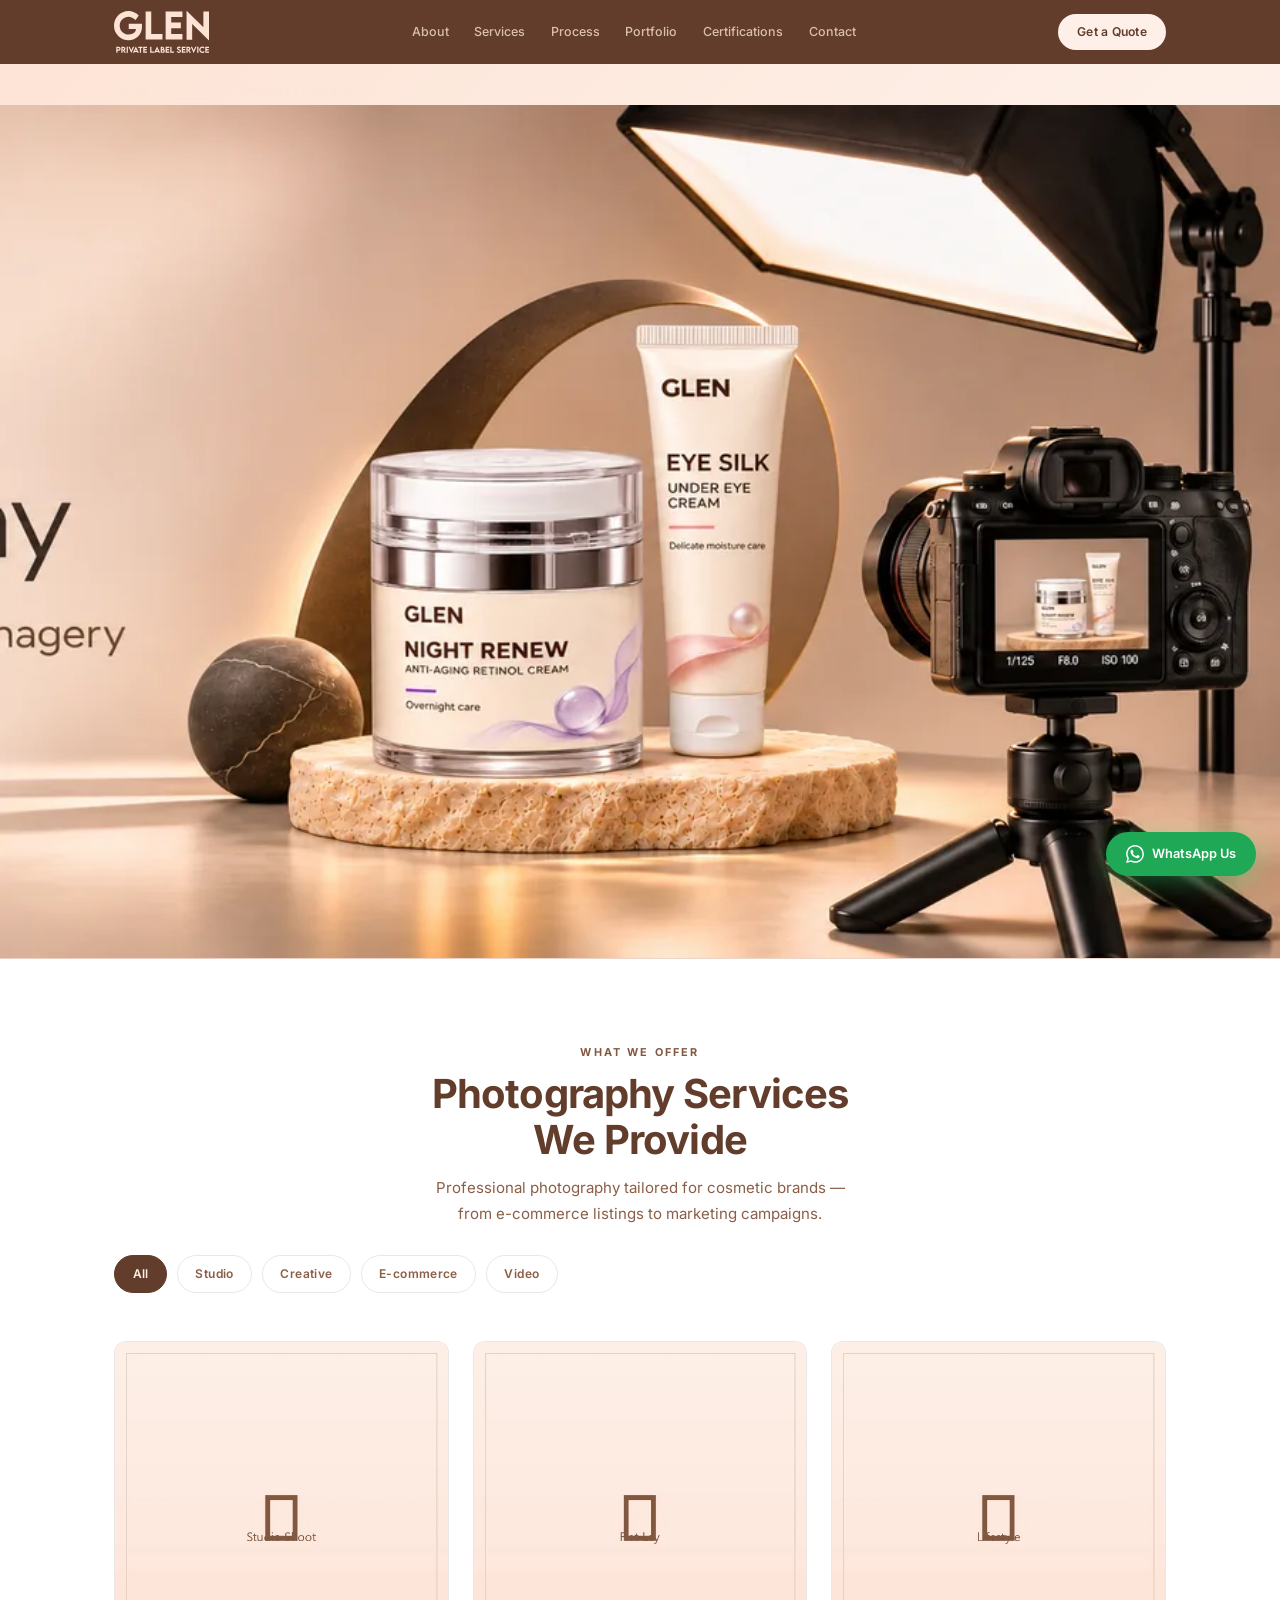
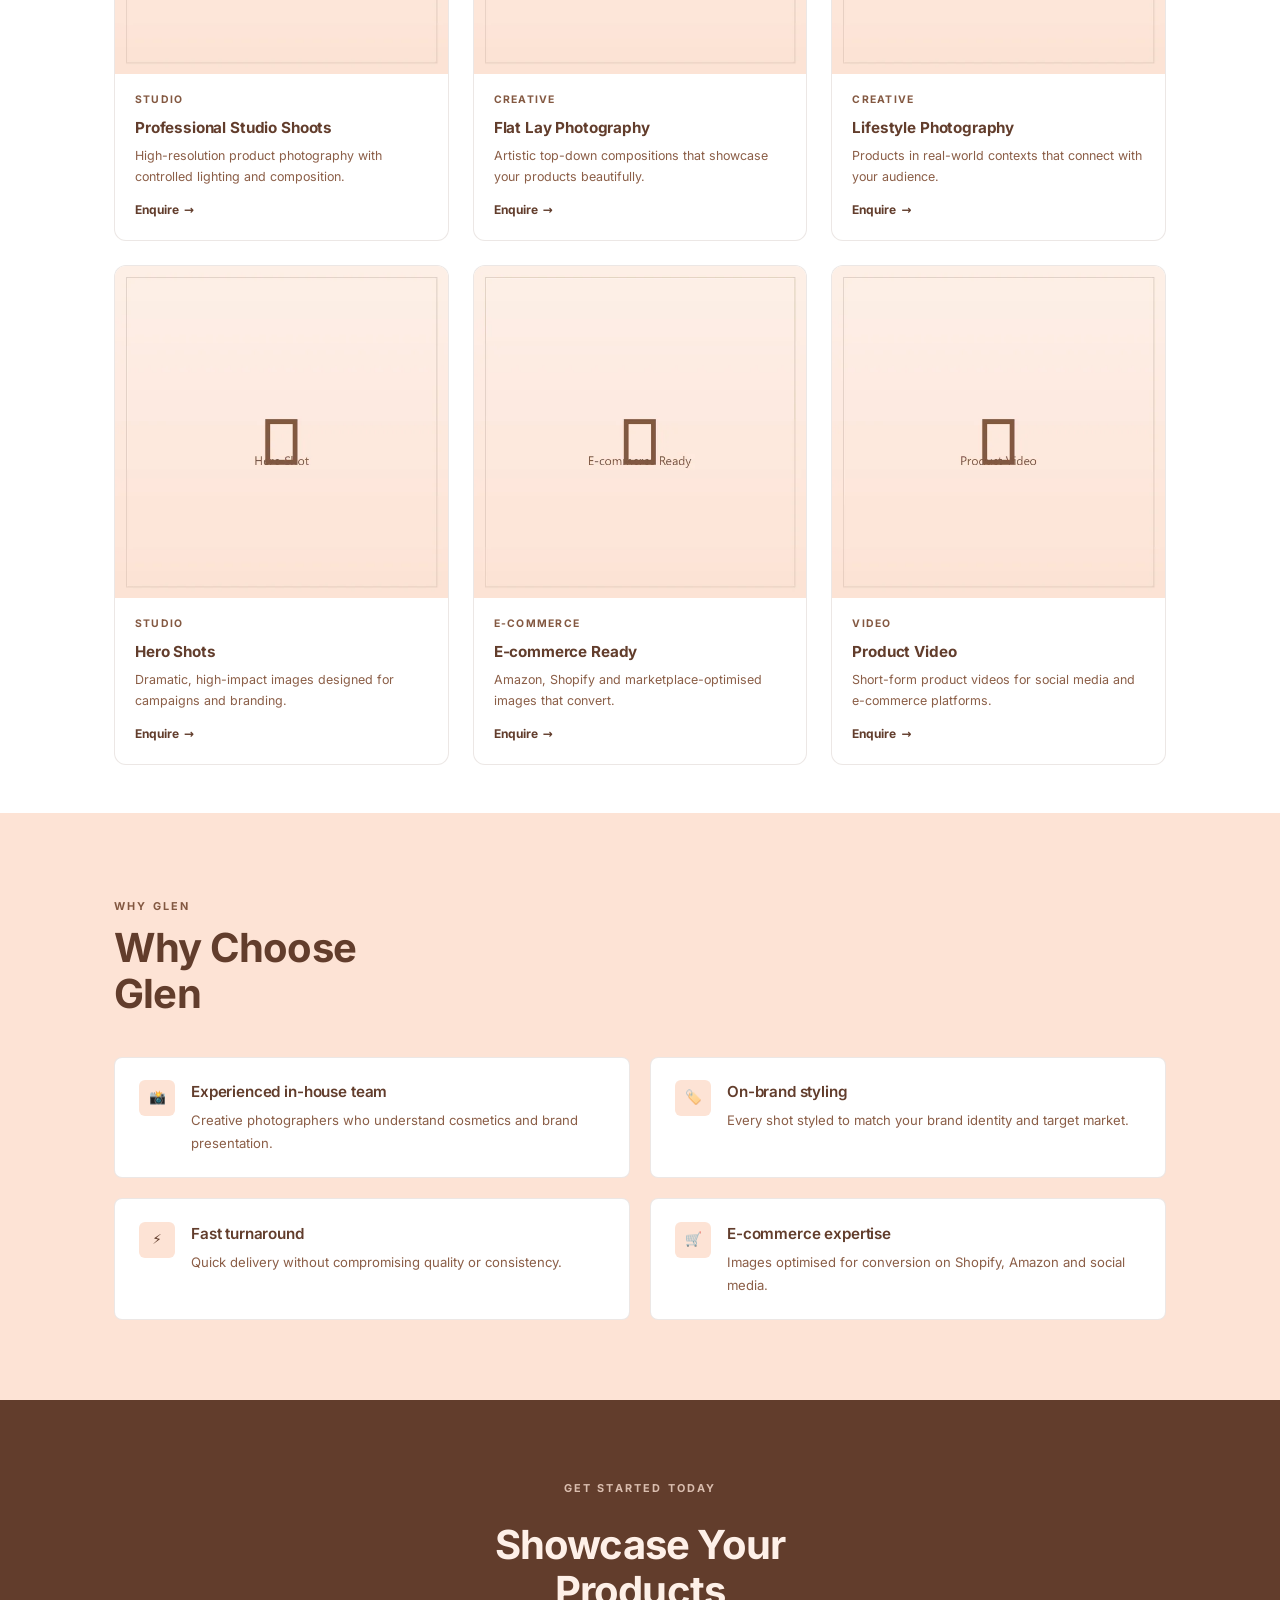
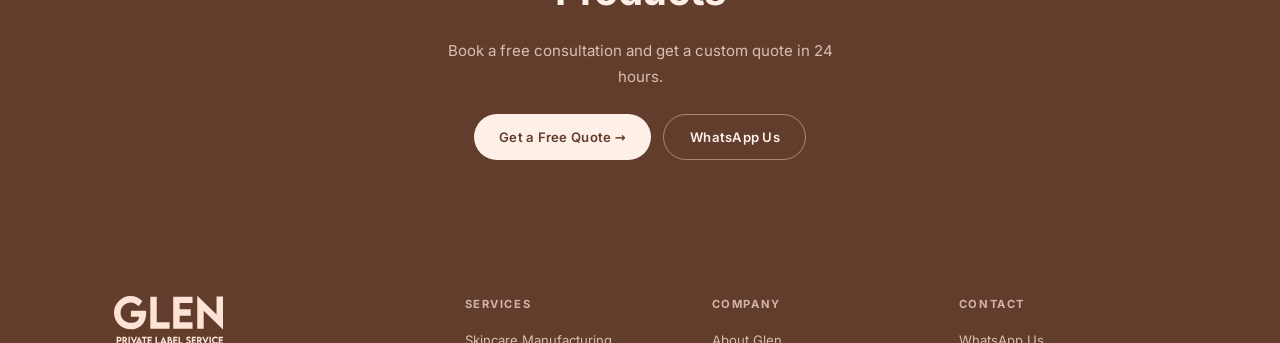
<file: photography/index.html>
<!DOCTYPE html>
<html lang="en">
<head>
<meta charset="UTF-8">
<meta name="viewport" content="width=device-width, initial-scale=1.0, viewport-fit=cover">
<title>Product Photography Services | Glen Private Label Service</title>
<meta name="description" content="In-house product photography for cosmetics brands in Lahore: studio shoots, flat lays, lifestyle photography, hero shots and Amazon-ready images.">
<meta name="theme-color" content="#623D2C">
<link rel="canonical" href="https://glenprivatelabel.com/photography/">
<meta property="og:type" content="website">
<meta property="og:site_name" content="Glen Private Label Service">
<meta property="og:title" content="Product Photography Services | Glen Private Label Service">
<meta property="og:description" content="In-house studio photography for cosmetics brands — flat lays, lifestyle, hero shots and e-commerce ready images.">
<meta property="og:url" content="https://glenprivatelabel.com/photography/">
<meta property="og:image" content="https://glenprivatelabel.com/assets/img/og-image.jpg">
<meta property="og:image:width" content="1200">
<meta property="og:image:height" content="630">
<meta name="twitter:card" content="summary_large_image">
<link rel="icon" href="../favicon.ico" sizes="48x48">
<link rel="icon" type="image/png" sizes="32x32" href="../assets/img/favicon-32.png">
<link rel="apple-touch-icon" href="../assets/img/apple-touch-icon.png">
<link rel="preload" href="../assets/fonts/inter-latin-var.woff2" as="font" type="font/woff2" crossorigin>
<link rel="stylesheet" href="../assets/css/style.css">
<script>document.documentElement.classList.add('js')</script>
</head>
<body id="top">
<a class="skip" href="#main">Skip to content</a>

<header>
<nav id="nav" aria-label="Main">
  <div class="nav-in">
    <a href="../" class="logo" aria-label="Glen Private Label Service, home">
      <img src="../assets/img/logo-light.svg" alt="Glen Private Label Service" width="95" height="42">
    </a>
    <div class="nav-links">
      <a href="../#about">About</a>
      <a href="../#services">Services</a>
      <a href="../#process">Process</a>
      <a href="../#portfolio">Portfolio</a>
      <a href="../certifications/">Certifications</a>
      <a href="../#contact">Contact</a>
    </div>
    <a href="../#contact" class="btn btn-light btn-sm nav-cta">Get a Quote</a>
    <button class="ham" id="ham" type="button" aria-label="Open menu" aria-expanded="false" aria-controls="mmenu">
      <span></span><span></span><span></span>
    </button>
  </div>
</nav>
<div id="mmenu">
  <a href="../#about">About</a>
  <a href="../#services">Services</a>
  <a href="../#process">Process</a>
  <a href="../#portfolio">Portfolio</a>
  <a href="../certifications/">Certifications</a>
  <a href="../#faq">FAQ</a>
  <a href="../#contact">Contact</a>
  <a href="../#contact" class="btn btn-light">Get a Quote</a>
</div>
</header>

<main id="main">

<section class="cat-banner" aria-labelledby="banner-h">
  <nav class="crumbs" aria-label="Breadcrumb" style="padding:1.1rem 24px 0;max-width:1100px;margin-inline:auto"><a href="../">Home</a><span aria-hidden="true"> / </span><a href="../#services">Services</a><span aria-hidden="true"> / </span><span aria-current="page">Product Photography</span></nav>
  <div class="banner-copy">
    <h1 id="banner-h"><span class="bh-eyebrow">Our Service</span><span class="bh-title">Product Photography</span><span class="bh-sub">Studio packshots and styled imagery</span></h1>
  </div>
  <div class="banner-slot">
    <picture>
      <source media="(max-width:600px)" srcset="../assets/img/banner-photography-mobile.webp">
      <img src="../assets/img/banner-photography.webp" alt="Glen product photography banner" width="1927" height="816" fetchpriority="high">
    </picture>
  </div>
</section>

<section class="section s-white" id="products" aria-labelledby="prod-h">
  <div class="wrap">
    <div class="sec-head center rev">
      <span class="label">What We Offer</span>
      <h2 id="prod-h" class="mt-s">Photography Services<br>We Provide</h2>
      <p class="mt-m" style="max-width:46ch;margin-inline:auto">Professional photography tailored for cosmetic brands — from e-commerce listings to marketing campaigns.</p>
    </div>

    <div class="chip-bar rev" role="group" aria-label="Filter photography services">
      <button type="button" class="chip on" data-f="all" aria-pressed="true">All</button>
      <button type="button" class="chip" data-f="studio" aria-pressed="false">Studio</button>
      <button type="button" class="chip" data-f="creative" aria-pressed="false">Creative</button>
      <button type="button" class="chip" data-f="ecommerce" aria-pressed="false">E-commerce</button>
      <button type="button" class="chip" data-f="video" aria-pressed="false">Video</button>
    </div>

    <div class="prod-grid">
      <article class="prod rev" data-cat="studio">
        <div class="prod-img"><img src="../assets/img/prod-photo-studio.webp" alt="Studio shoot placeholder" width="600" height="600" loading="lazy" decoding="async"></div>
        <div class="prod-body">
          <div class="prod-spec">Studio</div>
          <h3>Professional Studio Shoots</h3>
          <p>High-resolution product photography with controlled lighting and composition.</p>
          <a class="prod-link" href="../?category=Product+Photography#contact">Enquire</a>
        </div>
      </article>
      <article class="prod rev" data-cat="creative">
        <div class="prod-img"><img src="../assets/img/prod-photo-flatlay.webp" alt="Flat lay photography placeholder" width="600" height="600" loading="lazy" decoding="async"></div>
        <div class="prod-body">
          <div class="prod-spec">Creative</div>
          <h3>Flat Lay Photography</h3>
          <p>Artistic top-down compositions that showcase your products beautifully.</p>
          <a class="prod-link" href="../?category=Product+Photography#contact">Enquire</a>
        </div>
      </article>
      <article class="prod rev" data-cat="creative">
        <div class="prod-img"><img src="../assets/img/prod-photo-lifestyle.webp" alt="Lifestyle photography placeholder" width="600" height="600" loading="lazy" decoding="async"></div>
        <div class="prod-body">
          <div class="prod-spec">Creative</div>
          <h3>Lifestyle Photography</h3>
          <p>Products in real-world contexts that connect with your audience.</p>
          <a class="prod-link" href="../?category=Product+Photography#contact">Enquire</a>
        </div>
      </article>
      <article class="prod rev" data-cat="studio">
        <div class="prod-img"><img src="../assets/img/prod-photo-hero.webp" alt="Hero shot placeholder" width="600" height="600" loading="lazy" decoding="async"></div>
        <div class="prod-body">
          <div class="prod-spec">Studio</div>
          <h3>Hero Shots</h3>
          <p>Dramatic, high-impact images designed for campaigns and branding.</p>
          <a class="prod-link" href="../?category=Product+Photography#contact">Enquire</a>
        </div>
      </article>
      <article class="prod rev" data-cat="ecommerce">
        <div class="prod-img"><img src="../assets/img/prod-photo-ecommerce.webp" alt="E-commerce ready images placeholder" width="600" height="600" loading="lazy" decoding="async"></div>
        <div class="prod-body">
          <div class="prod-spec">E-commerce</div>
          <h3>E-commerce Ready</h3>
          <p>Amazon, Shopify and marketplace-optimised images that convert.</p>
          <a class="prod-link" href="../?category=Product+Photography#contact">Enquire</a>
        </div>
      </article>
      <article class="prod rev" data-cat="video">
        <div class="prod-img"><img src="../assets/img/prod-photo-video.webp" alt="Product video placeholder" width="600" height="600" loading="lazy" decoding="async"></div>
        <div class="prod-body">
          <div class="prod-spec">Video</div>
          <h3>Product Video</h3>
          <p>Short-form product videos for social media and e-commerce platforms.</p>
          <a class="prod-link" href="../?category=Product+Photography#contact">Enquire</a>
        </div>
      </article>
    </div>
  </div>
</section>

<section class="section s-peach" aria-labelledby="ph-why-h">
  <div class="wrap">
    <div class="sec-head rev">
      <span class="label">Why Glen</span>
      <h2 id="ph-why-h" style="margin-top:.5rem">Why Choose<br>Glen</h2>
    </div>
    <div class="feat-grid">
      <div class="feat rev"><div class="exp-icon" aria-hidden="true">📸</div><div><h3>Experienced in-house team</h3><p>Creative photographers who understand cosmetics and brand presentation.</p></div></div>
      <div class="feat rev"><div class="exp-icon" aria-hidden="true">🏷️</div><div><h3>On-brand styling</h3><p>Every shot styled to match your brand identity and target market.</p></div></div>
      <div class="feat rev"><div class="exp-icon" aria-hidden="true">⚡</div><div><h3>Fast turnaround</h3><p>Quick delivery without compromising quality or consistency.</p></div></div>
      <div class="feat rev"><div class="exp-icon" aria-hidden="true">🛒</div><div><h3>E-commerce expertise</h3><p>Images optimised for conversion on Shopify, Amazon and social media.</p></div></div>
    </div>
  </div>
</section>

<section class="section s-brown" aria-labelledby="cta-h">
  <div class="wrap">
    <div class="cta-in rev">
      <span class="label">Get Started Today</span>
      <h2 id="cta-h">Showcase Your<br>Products</h2>
      <p>Book a free consultation and get a custom quote in 24 hours.</p>
      <div class="cta-btns">
        <a href="../?category=Product+Photography#contact" class="btn btn-light">Get a Free Quote →</a>
        <a href="https://wa.me/923001234567" class="btn btn-light-ghost" target="_blank" rel="noopener">WhatsApp Us</a>
      </div>
    </div>
  </div>
</section>

</main>

<footer>
  <div class="wrap">
    <div class="foot-top">
      <div class="foot-brand">
        <a href="../" class="foot-logo" aria-label="Glen Private Label Service, home"><img src="../assets/img/logo-light.svg" alt="Glen Private Label Service" width="109" height="48" loading="lazy"></a>
        <p class="foot-desc">Pakistan's leading private label cosmetics manufacturer — formulation to launch, since 1984.</p>
        <p class="foot-desc" style="margin-top:.25rem">Lahore, Pakistan</p>
      </div>
      <nav class="foot-col" aria-label="Services">
        <h2>Services</h2>
        <a href="../skincare/">Skincare Manufacturing</a>
        <a href="../haircare/">Haircare Manufacturing</a>
        <a href="../body-care/">Body Care Manufacturing</a>
        <a href="../packaging/">Custom Packaging</a>
        <a href="photography/">Product Photography</a>
        <a href="../#svc-shopify">Shopify Development</a>
      </nav>
      <nav class="foot-col" aria-label="Company">
        <h2>Company</h2>
        <a href="../#about">About Glen</a>
        <a href="../factory/">Our Factory</a>
        <a href="../certifications/">Our Certifications</a>
        <a href="../#process">Our Process</a>
        <a href="../#portfolio">Portfolio</a>
        <a href="../#faq">FAQ</a>
        <a href="../#contact">Contact</a>
      </nav>
      <div class="foot-col">
        <h2>Contact</h2>
        <a href="https://wa.me/923001234567" target="_blank" rel="noopener">WhatsApp Us</a>
        <a href="mailto:info@glenprivatelabel.com">Email Us</a>
        <a href="../#contact">Get a Quote</a>
      </div>
    </div>
    <div class="foot-bottom">
      <span>© <span id="yr">2026</span> Glen Private Label Service. All rights reserved.</span>
      <span>Lahore, Pakistan · DRAP Registered · PCSIR Certified</span>
    </div>
  </div>
</footer>

<a id="wa" href="https://wa.me/923001234567" target="_blank" rel="noopener" aria-label="Chat with us on WhatsApp">
  <svg viewBox="0 0 24 24" aria-hidden="true"><path d="M17.472 14.382c-.297-.149-1.758-.867-2.03-.967-.273-.099-.471-.148-.67.15-.197.297-.767.966-.94 1.164-.173.199-.347.223-.644.075-.297-.15-1.255-.463-2.39-1.475-.883-.788-1.48-1.761-1.653-2.059-.173-.297-.018-.458.13-.606.134-.133.298-.347.446-.52.149-.174.198-.298.298-.497.099-.198.05-.371-.025-.52-.075-.149-.669-1.612-.916-2.207-.242-.579-.487-.5-.669-.51-.173-.008-.371-.01-.57-.01-.198 0-.52.074-.792.372-.272.297-1.04 1.016-1.04 2.479 0 1.462 1.065 2.875 1.213 3.074.149.198 2.096 3.2 5.077 4.487.709.306 1.262.489 1.694.625.712.227 1.36.195 1.871.118.571-.085 1.758-.719 2.006-1.413.248-.694.248-1.289.173-1.413-.074-.124-.272-.198-.57-.347m-5.421 7.403h-.004a9.87 9.87 0 01-5.031-1.378l-.361-.214-3.741.982.998-3.648-.235-.374a9.86 9.86 0 01-1.51-5.26c.001-5.45 4.436-9.884 9.888-9.884 2.64 0 5.122 1.03 6.988 2.898a9.825 9.825 0 012.893 6.994c-.003 5.45-4.437 9.884-9.885 9.884m8.413-18.297A11.815 11.815 0 0012.05 0C5.495 0 .16 5.335.157 11.892c0 2.096.547 4.142 1.588 5.945L.057 24l6.305-1.654a11.882 11.882 0 005.683 1.448h.005c6.554 0 11.89-5.335 11.893-11.893a11.821 11.821 0 00-3.48-8.413z"/></svg>
  <span>WhatsApp Us</span>
</a>
<div id="mob-bar">
  <a href="../?category=Product+Photography#contact">Get Your Free Quote →</a>
</div>

<script src="../assets/js/main.js" defer></script>
</body>
</html>
</file>
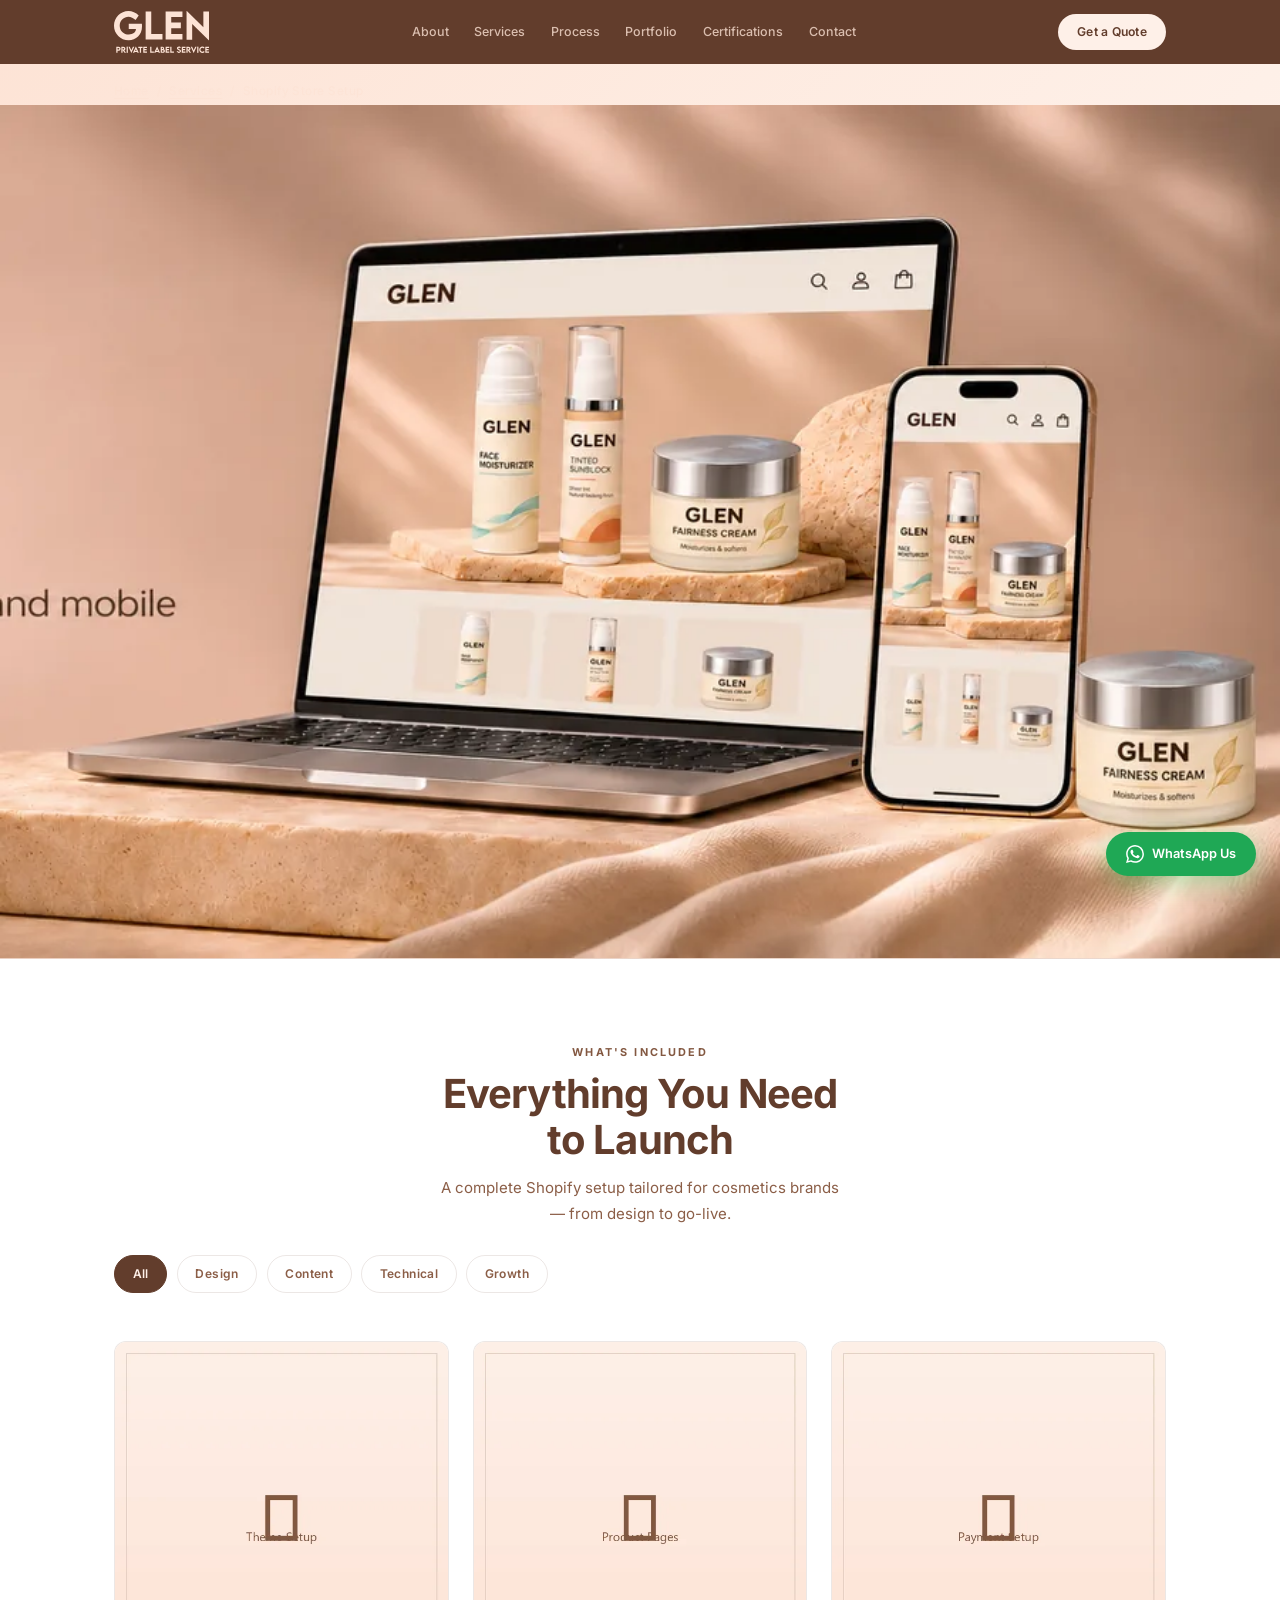
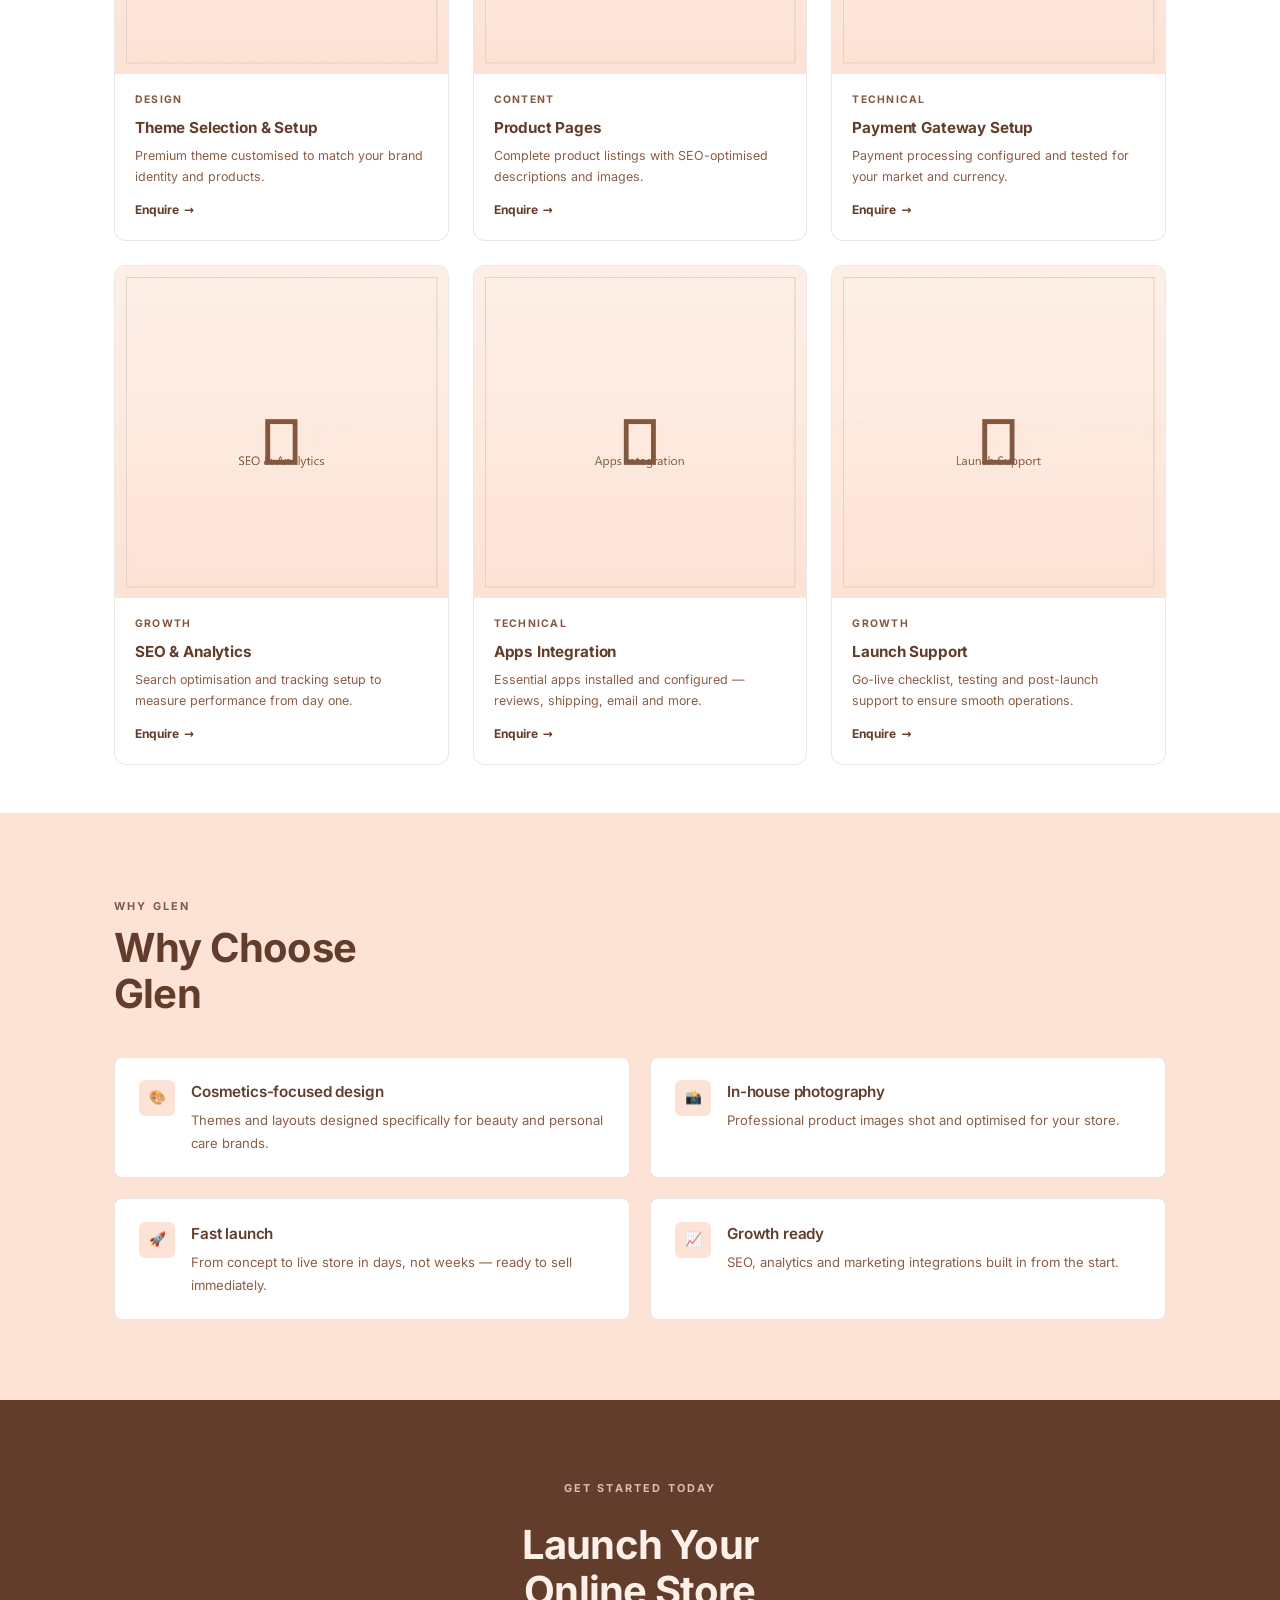
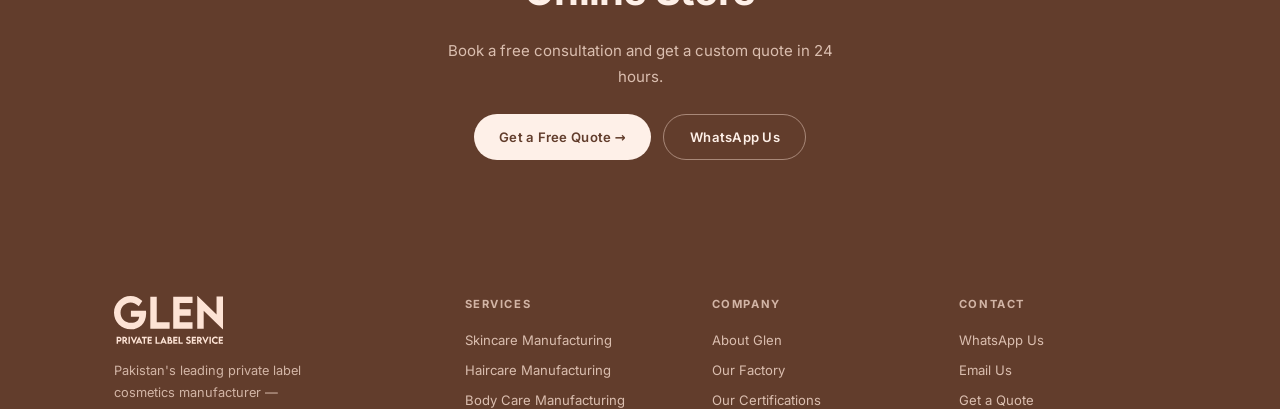
<file: shopify/index.html>
<!DOCTYPE html>
<html lang="en">
<head>
<meta charset="UTF-8">
<meta name="viewport" content="width=device-width, initial-scale=1.0, viewport-fit=cover">
<title>Shopify Store Setup | Glen Private Label Service</title>
<meta name="description" content="Complete Shopify store development for cosmetics brands: theme setup, product pages, payment integration, apps and launch support — ready to sell from day one.">
<meta name="theme-color" content="#623D2C">
<link rel="canonical" href="https://glenprivatelabel.com/shopify/">
<meta property="og:type" content="website">
<meta property="og:site_name" content="Glen Private Label Service">
<meta property="og:title" content="Shopify Store Setup | Glen Private Label Service">
<meta property="og:description" content="Complete Shopify store development — theme, product pages, payment, apps and launch-ready setup for cosmetics brands.">
<meta property="og:url" content="https://glenprivatelabel.com/shopify/">
<meta property="og:image" content="https://glenprivatelabel.com/assets/img/og-image.jpg">
<meta property="og:image:width" content="1200">
<meta property="og:image:height" content="630">
<meta name="twitter:card" content="summary_large_image">
<link rel="icon" href="../favicon.ico" sizes="48x48">
<link rel="icon" type="image/png" sizes="32x32" href="../assets/img/favicon-32.png">
<link rel="apple-touch-icon" href="../assets/img/apple-touch-icon.png">
<link rel="preload" href="../assets/fonts/inter-latin-var.woff2" as="font" type="font/woff2" crossorigin>
<link rel="stylesheet" href="../assets/css/style.css">
<script>document.documentElement.classList.add('js')</script>
</head>
<body id="top">
<a class="skip" href="#main">Skip to content</a>

<header>
<nav id="nav" aria-label="Main">
  <div class="nav-in">
    <a href="../" class="logo" aria-label="Glen Private Label Service, home">
      <img src="../assets/img/logo-light.svg" alt="Glen Private Label Service" width="95" height="42">
    </a>
    <div class="nav-links">
      <a href="../#about">About</a>
      <a href="../#services">Services</a>
      <a href="../#process">Process</a>
      <a href="../#portfolio">Portfolio</a>
      <a href="../certifications/">Certifications</a>
      <a href="../#contact">Contact</a>
    </div>
    <a href="../#contact" class="btn btn-light btn-sm nav-cta">Get a Quote</a>
    <button class="ham" id="ham" type="button" aria-label="Open menu" aria-expanded="false" aria-controls="mmenu">
      <span></span><span></span><span></span>
    </button>
  </div>
</nav>
<div id="mmenu">
  <a href="../#about">About</a>
  <a href="../#services">Services</a>
  <a href="../#process">Process</a>
  <a href="../#portfolio">Portfolio</a>
  <a href="../certifications/">Certifications</a>
  <a href="../#faq">FAQ</a>
  <a href="../#contact">Contact</a>
  <a href="../#contact" class="btn btn-light">Get a Quote</a>
</div>
</header>

<main id="main">

<section class="cat-banner" aria-labelledby="banner-h">
  <nav class="crumbs" aria-label="Breadcrumb" style="padding:1.1rem 24px 0;max-width:1100px;margin-inline:auto"><a href="../">Home</a><span aria-hidden="true"> / </span><a href="../#services">Services</a><span aria-hidden="true"> / </span><span aria-current="page">Shopify Store Setup</span></nav>
  <div class="banner-copy">
    <h1 id="banner-h"><span class="bh-eyebrow">Our Service</span><span class="bh-title">Shopify Store Setup</span><span class="bh-sub">Branded storefronts for desktop and mobile</span></h1>
  </div>
  <div class="banner-slot">
    <picture>
      <source media="(max-width:600px)" srcset="../assets/img/banner-shopify-mobile.webp">
      <img src="../assets/img/banner-shopify.webp" alt="Glen Shopify store setup banner" width="1928" height="816" fetchpriority="high">
    </picture>
  </div>
</section>

<section class="section s-white" id="products" aria-labelledby="prod-h">
  <div class="wrap">
    <div class="sec-head center rev">
      <span class="label">What's Included</span>
      <h2 id="prod-h" class="mt-s">Everything You Need<br>to Launch</h2>
      <p class="mt-m" style="max-width:46ch;margin-inline:auto">A complete Shopify setup tailored for cosmetics brands — from design to go-live.</p>
    </div>

    <div class="chip-bar rev" role="group" aria-label="Filter Shopify services">
      <button type="button" class="chip on" data-f="all" aria-pressed="true">All</button>
      <button type="button" class="chip" data-f="design" aria-pressed="false">Design</button>
      <button type="button" class="chip" data-f="content" aria-pressed="false">Content</button>
      <button type="button" class="chip" data-f="technical" aria-pressed="false">Technical</button>
      <button type="button" class="chip" data-f="growth" aria-pressed="false">Growth</button>
    </div>

    <div class="prod-grid">
      <article class="prod rev" data-cat="design">
        <div class="prod-img"><img src="../assets/img/prod-shopify-theme.webp" alt="Theme setup placeholder" width="600" height="600" loading="lazy" decoding="async"></div>
        <div class="prod-body">
          <div class="prod-spec">Design</div>
          <h3>Theme Selection & Setup</h3>
          <p>Premium theme customised to match your brand identity and products.</p>
          <a class="prod-link" href="../?category=Shopify+Store+Setup#contact">Enquire</a>
        </div>
      </article>
      <article class="prod rev" data-cat="content">
        <div class="prod-img"><img src="../assets/img/prod-shopify-products.webp" alt="Product pages placeholder" width="600" height="600" loading="lazy" decoding="async"></div>
        <div class="prod-body">
          <div class="prod-spec">Content</div>
          <h3>Product Pages</h3>
          <p>Complete product listings with SEO-optimised descriptions and images.</p>
          <a class="prod-link" href="../?category=Shopify+Store+Setup#contact">Enquire</a>
        </div>
      </article>
      <article class="prod rev" data-cat="technical">
        <div class="prod-img"><img src="../assets/img/prod-shopify-payment.webp" alt="Payment setup placeholder" width="600" height="600" loading="lazy" decoding="async"></div>
        <div class="prod-body">
          <div class="prod-spec">Technical</div>
          <h3>Payment Gateway Setup</h3>
          <p>Payment processing configured and tested for your market and currency.</p>
          <a class="prod-link" href="../?category=Shopify+Store+Setup#contact">Enquire</a>
        </div>
      </article>
      <article class="prod rev" data-cat="growth">
        <div class="prod-img"><img src="../assets/img/prod-shopify-seo.webp" alt="SEO and analytics placeholder" width="600" height="600" loading="lazy" decoding="async"></div>
        <div class="prod-body">
          <div class="prod-spec">Growth</div>
          <h3>SEO & Analytics</h3>
          <p>Search optimisation and tracking setup to measure performance from day one.</p>
          <a class="prod-link" href="../?category=Shopify+Store+Setup#contact">Enquire</a>
        </div>
      </article>
      <article class="prod rev" data-cat="technical">
        <div class="prod-img"><img src="../assets/img/prod-shopify-apps.webp" alt="Apps integration placeholder" width="600" height="600" loading="lazy" decoding="async"></div>
        <div class="prod-body">
          <div class="prod-spec">Technical</div>
          <h3>Apps Integration</h3>
          <p>Essential apps installed and configured — reviews, shipping, email and more.</p>
          <a class="prod-link" href="../?category=Shopify+Store+Setup#contact">Enquire</a>
        </div>
      </article>
      <article class="prod rev" data-cat="growth">
        <div class="prod-img"><img src="../assets/img/prod-shopify-launch.webp" alt="Launch support placeholder" width="600" height="600" loading="lazy" decoding="async"></div>
        <div class="prod-body">
          <div class="prod-spec">Growth</div>
          <h3>Launch Support</h3>
          <p>Go-live checklist, testing and post-launch support to ensure smooth operations.</p>
          <a class="prod-link" href="../?category=Shopify+Store+Setup#contact">Enquire</a>
        </div>
      </article>
    </div>
  </div>
</section>

<section class="section s-peach" aria-labelledby="sh-why-h">
  <div class="wrap">
    <div class="sec-head rev">
      <span class="label">Why Glen</span>
      <h2 id="sh-why-h" style="margin-top:.5rem">Why Choose<br>Glen</h2>
    </div>
    <div class="feat-grid">
      <div class="feat rev"><div class="exp-icon" aria-hidden="true">🎨</div><div><h3>Cosmetics-focused design</h3><p>Themes and layouts designed specifically for beauty and personal care brands.</p></div></div>
      <div class="feat rev"><div class="exp-icon" aria-hidden="true">📸</div><div><h3>In-house photography</h3><p>Professional product images shot and optimised for your store.</p></div></div>
      <div class="feat rev"><div class="exp-icon" aria-hidden="true">🚀</div><div><h3>Fast launch</h3><p>From concept to live store in days, not weeks — ready to sell immediately.</p></div></div>
      <div class="feat rev"><div class="exp-icon" aria-hidden="true">📈</div><div><h3>Growth ready</h3><p>SEO, analytics and marketing integrations built in from the start.</p></div></div>
    </div>
  </div>
</section>

<section class="section s-brown" aria-labelledby="cta-h">
  <div class="wrap">
    <div class="cta-in rev">
      <span class="label">Get Started Today</span>
      <h2 id="cta-h">Launch Your<br>Online Store</h2>
      <p>Book a free consultation and get a custom quote in 24 hours.</p>
      <div class="cta-btns">
        <a href="../?category=Shopify+Store+Setup#contact" class="btn btn-light">Get a Free Quote →</a>
        <a href="https://wa.me/923001234567" class="btn btn-light-ghost" target="_blank" rel="noopener">WhatsApp Us</a>
      </div>
    </div>
  </div>
</section>

</main>

<footer>
  <div class="wrap">
    <div class="foot-top">
      <div class="foot-brand">
        <a href="../" class="foot-logo" aria-label="Glen Private Label Service, home"><img src="../assets/img/logo-light.svg" alt="Glen Private Label Service" width="109" height="48" loading="lazy"></a>
        <p class="foot-desc">Pakistan's leading private label cosmetics manufacturer — formulation to launch, since 1984.</p>
        <p class="foot-desc" style="margin-top:.25rem">Lahore, Pakistan</p>
      </div>
      <nav class="foot-col" aria-label="Services">
        <h2>Services</h2>
        <a href="../skincare/">Skincare Manufacturing</a>
        <a href="../haircare/">Haircare Manufacturing</a>
        <a href="../body-care/">Body Care Manufacturing</a>
        <a href="../packaging/">Custom Packaging</a>
        <a href="../photography/">Product Photography</a>
        <a href="shopify/">Shopify Development</a>
      </nav>
      <nav class="foot-col" aria-label="Company">
        <h2>Company</h2>
        <a href="../#about">About Glen</a>
        <a href="../factory/">Our Factory</a>
        <a href="../certifications/">Our Certifications</a>
        <a href="../#process">Our Process</a>
        <a href="../#portfolio">Portfolio</a>
        <a href="../#faq">FAQ</a>
        <a href="../#contact">Contact</a>
      </nav>
      <div class="foot-col">
        <h2>Contact</h2>
        <a href="https://wa.me/923001234567" target="_blank" rel="noopener">WhatsApp Us</a>
        <a href="mailto:info@glenprivatelabel.com">Email Us</a>
        <a href="../#contact">Get a Quote</a>
      </nav>
    </div>
    <div class="foot-bottom">
      <span>© <span id="yr">2026</span> Glen Private Label Service. All rights reserved.</span>
      <span>Lahore, Pakistan · DRAP Registered · PCSIR Certified</span>
    </div>
  </div>
</footer>

<a id="wa" href="https://wa.me/923001234567" target="_blank" rel="noopener" aria-label="Chat with us on WhatsApp">
  <svg viewBox="0 0 24 24" aria-hidden="true"><path d="M17.472 14.382c-.297-.149-1.758-.867-2.03-.967-.273-.099-.471-.148-.67.15-.197.297-.767.966-.94 1.164-.173.199-.347.223-.644.075-.297-.15-1.255-.463-2.39-1.475-.883-.788-1.48-1.761-1.653-2.059-.173-.297-.018-.458.13-.606.134-.133.298-.347.446-.52.149-.174.198-.298.298-.497.099-.198.05-.371-.025-.52-.075-.149-.669-1.612-.916-2.207-.242-.579-.487-.5-.669-.51-.173-.008-.371-.01-.57-.01-.198 0-.52.074-.792.372-.272.297-1.04 1.016-1.04 2.479 0 1.462 1.065 2.875 1.213 3.074.149.198 2.096 3.2 5.077 4.487.709.306 1.262.489 1.694.625.712.227 1.36.195 1.871.118.571-.085 1.758-.719 2.006-1.413.248-.694.248-1.289.173-1.413-.074-.124-.272-.198-.57-.347m-5.421 7.403h-.004a9.87 9.87 0 01-5.031-1.378l-.361-.214-3.741.982.998-3.648-.235-.374a9.86 9.86 0 01-1.51-5.26c.001-5.45 4.436-9.884 9.888-9.884 2.64 0 5.122 1.03 6.988 2.898a9.825 9.825 0 012.893 6.994c-.003 5.45-4.437 9.884-9.885 9.884m8.413-18.297A11.815 11.815 0 0012.05 0C5.495 0 .16 5.335.157 11.892c0 2.096.547 4.142 1.588 5.945L.057 24l6.305-1.654a11.882 11.882 0 005.683 1.448h.005c6.554 0 11.89-5.335 11.893-11.893a11.821 11.821 0 00-3.48-8.413z"/></svg>
  <span>WhatsApp Us</span>
</a>
<div id="mob-bar">
  <a href="../?category=Shopify+Store+Setup#contact">Get Your Free Quote →</a>
</div>

<script src="../assets/js/main.js" defer></script>
</body>
</html>
</file>
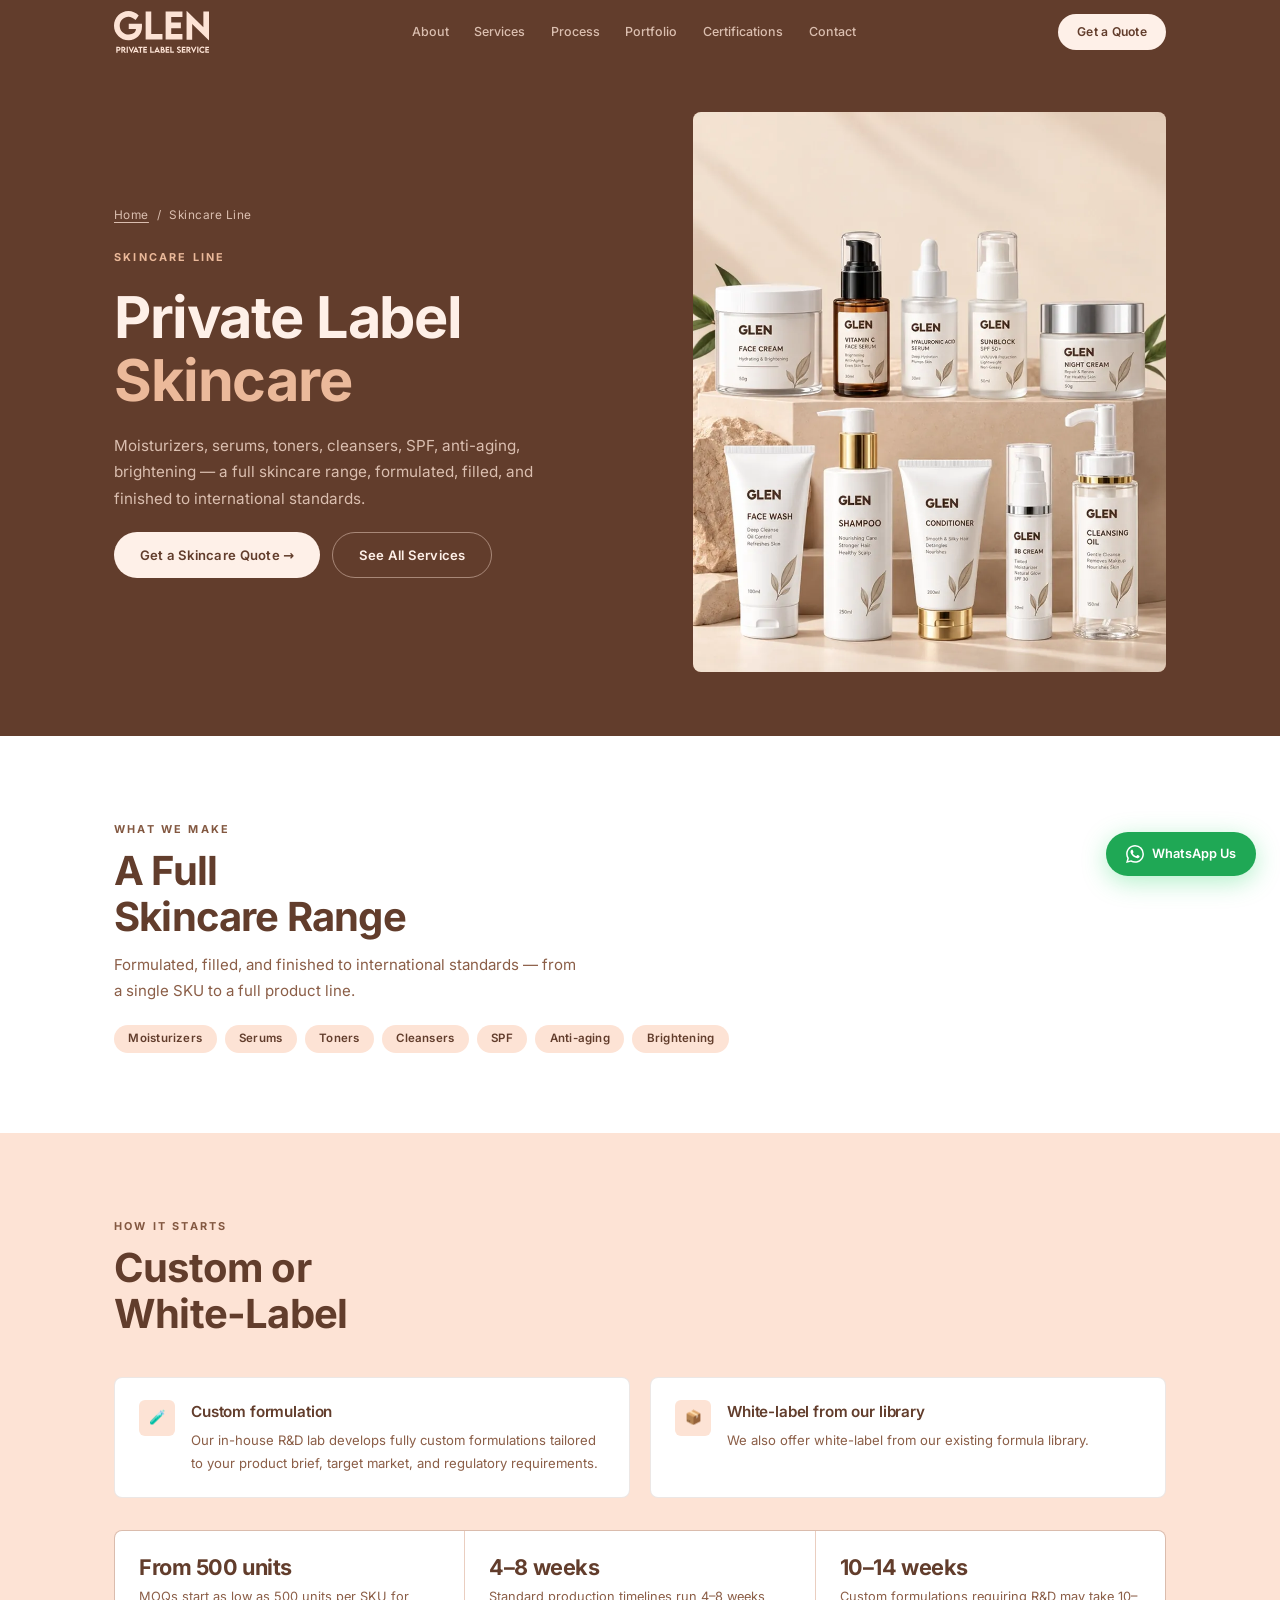
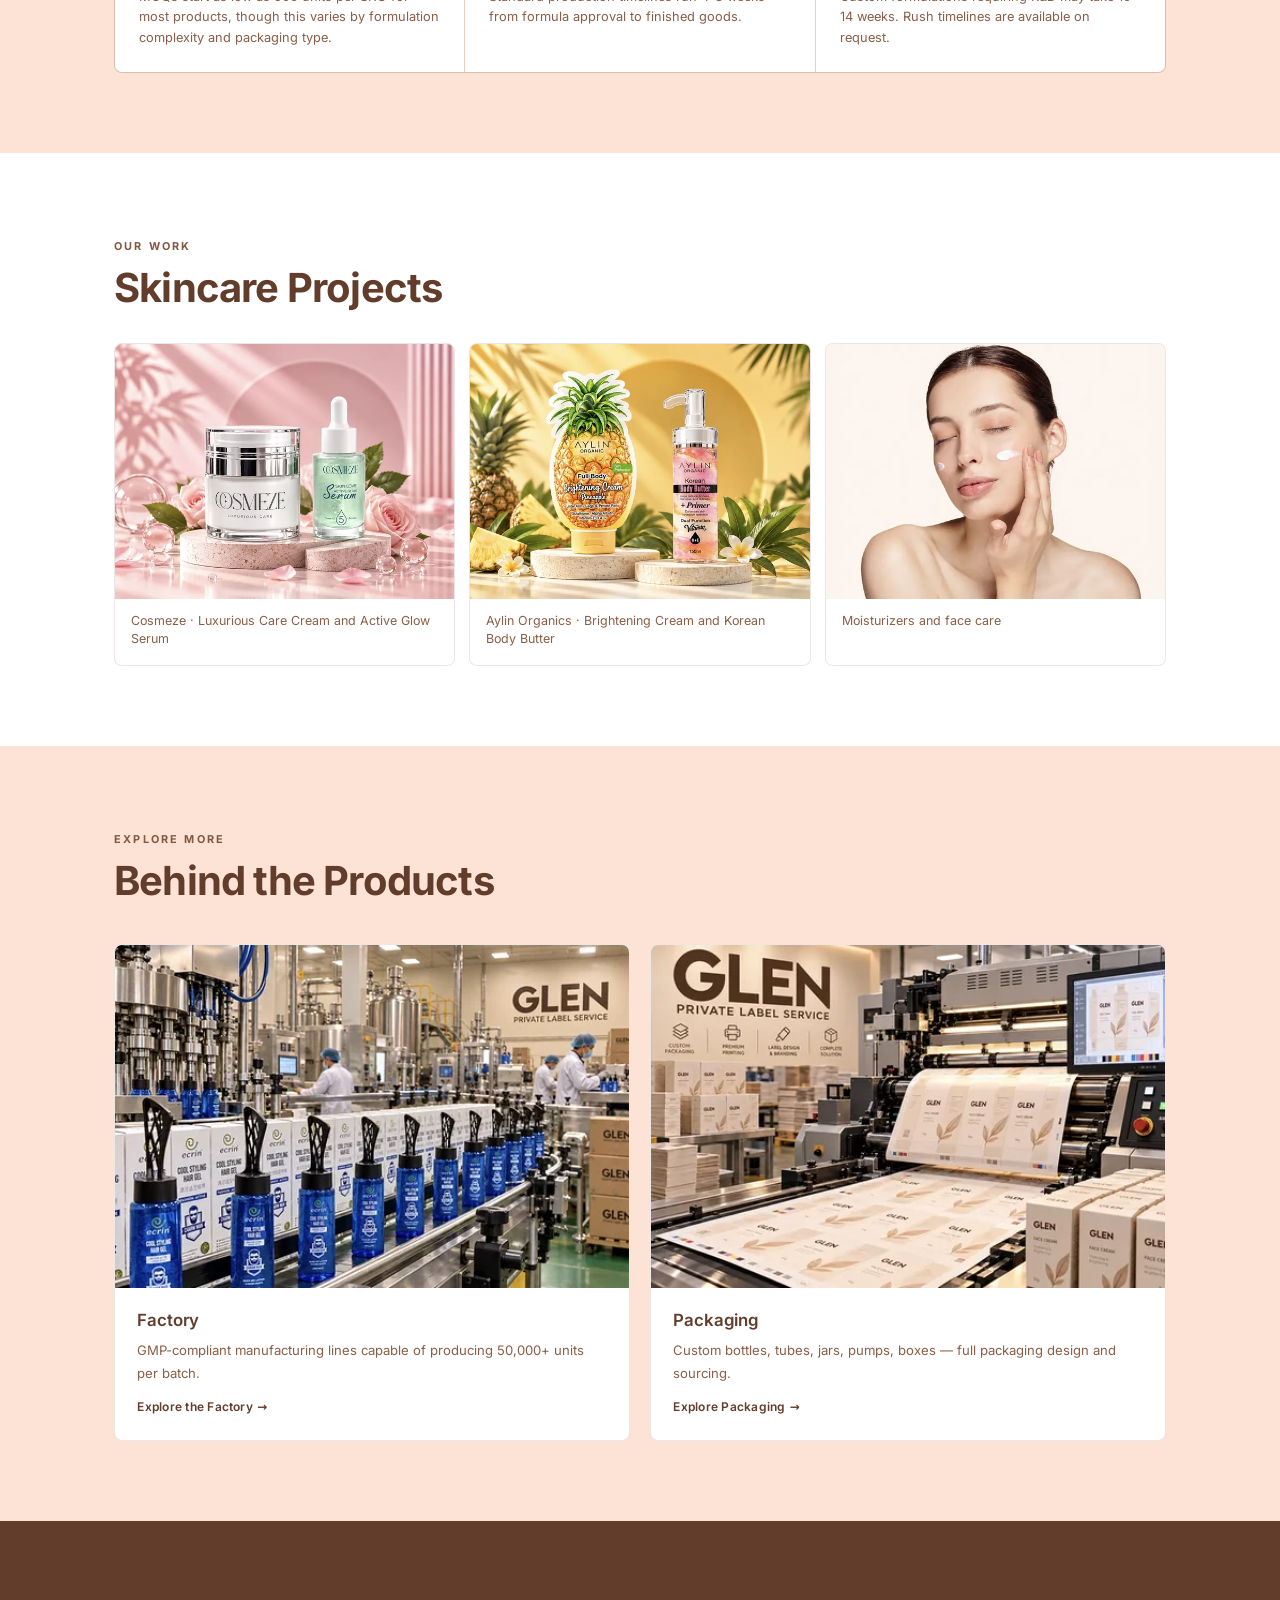
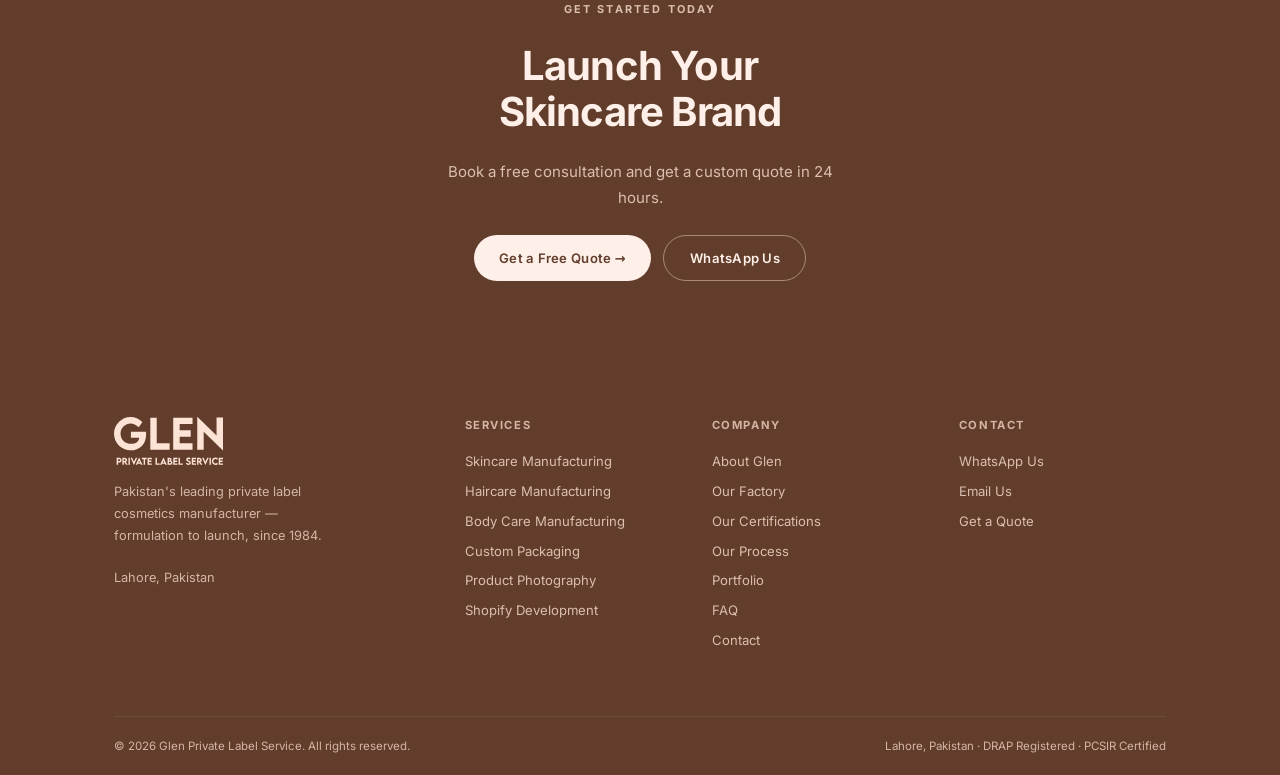
<file: skincare-line/index.html>
<!DOCTYPE html>
<html lang="en">
<head>
<meta charset="UTF-8">
<meta name="viewport" content="width=device-width, initial-scale=1.0, viewport-fit=cover">
<title>Private Label Skincare Manufacturing | Glen Private Label Service</title>
<meta name="description" content="Private label skincare from Glen in Lahore: moisturizers, serums, toners, cleansers, SPF, anti-aging and brightening, made custom or from our formula library.">
<meta name="theme-color" content="#623D2C">
<link rel="canonical" href="https://glenprivatelabel.com/skincare-line/">

<meta property="og:type" content="website">
<meta property="og:site_name" content="Glen Private Label Service">
<meta property="og:title" content="Private Label Skincare | Glen Private Label Service">
<meta property="og:description" content="Private label skincare from Glen in Lahore: moisturizers, serums, toners, cleansers, SPF, anti-aging and brightening, made custom or from our formula library.">
<meta property="og:url" content="https://glenprivatelabel.com/skincare-line/">
<meta property="og:image" content="https://glenprivatelabel.com/assets/img/og-image.jpg">
<meta property="og:image:width" content="1200">
<meta property="og:image:height" content="630">
<meta name="twitter:card" content="summary_large_image">

<link rel="icon" href="../favicon.ico" sizes="48x48">
<link rel="icon" type="image/png" sizes="32x32" href="../assets/img/favicon-32.png">
<link rel="apple-touch-icon" href="../assets/img/apple-touch-icon.png">

<link rel="preload" href="../assets/fonts/inter-latin-var.woff2" as="font" type="font/woff2" crossorigin>
<link rel="stylesheet" href="../assets/css/style.css">
<script>document.documentElement.classList.add('js')</script>
</head>
<body id="top">
<a class="skip" href="#main">Skip to content</a>

<header>
<nav id="nav" aria-label="Main">
  <div class="nav-in">
    <a href="../" class="logo" aria-label="Glen Private Label Service, home">
      <img src="../assets/img/logo-light.svg" alt="Glen Private Label Service" width="95" height="42">
    </a>
    <div class="nav-links">
      <a href="../#about">About</a>
      <a href="../#services">Services</a>
      <a href="../#process">Process</a>
      <a href="../#portfolio">Portfolio</a>
      <a href="../certifications/">Certifications</a>
      <a href="../#contact">Contact</a>
    </div>
    <a href="../#contact" class="btn btn-light btn-sm nav-cta">Get a Quote</a>
    <button class="ham" id="ham" type="button" aria-label="Open menu" aria-expanded="false" aria-controls="mmenu">
      <span></span><span></span><span></span>
    </button>
  </div>
</nav>
<div id="mmenu">
  <a href="../#about">About</a>
  <a href="../#services">Services</a>
  <a href="../#process">Process</a>
  <a href="../#portfolio">Portfolio</a>
  <a href="../certifications/">Certifications</a>
  <a href="../#faq">FAQ</a>
  <a href="../#contact">Contact</a>
  <a href="../#contact" class="btn btn-light">Get a Quote</a>
</div>
</header>

<main id="main">

<section class="page-hero" aria-labelledby="page-h">
  <div class="wrap">
    <div class="ph-in">
      <div class="ph-copy">
        <nav class="crumbs" aria-label="Breadcrumb"><a href="../">Home</a><span aria-hidden="true">/</span><span aria-current="page">Skincare Line</span></nav>
        <span class="label">Skincare Line</span>
        <h1 id="page-h">Private Label<br><em>Skincare</em></h1>
        <p>Moisturizers, serums, toners, cleansers, SPF, anti-aging, brightening — a full skincare range, formulated, filled, and finished to international standards.</p>
        <div class="hero-btns">
          <a href="../?category=Skincare#contact" class="btn btn-light">Get a Skincare Quote →</a>
          <a href="../#services" class="btn btn-light-ghost">See All Services</a>
        </div>
      </div>
      <div class="ph-img tall"><img src="../assets/img/hero-skincare-480.webp" srcset="../assets/img/hero-skincare-480.webp 480w, ../assets/img/hero-skincare.webp 900w" sizes="(max-width:800px) 100vw, 520px" width="900" height="1200" alt="Glen-branded skincare range: face cream, vitamin C serum, sunscreen, face wash, shampoo and conditioner" fetchpriority="high" style="object-position:50% 30%"></div>
    </div>
  </div>
</section>

<section class="section s-white" aria-labelledby="sk-make-h">
  <div class="wrap">
    <div class="sec-head rev">
      <span class="label">What We Make</span>
      <h2 id="sk-make-h" style="margin-top:.5rem">A Full<br>Skincare Range</h2>
      <p style="margin-top:.75rem">Formulated, filled, and finished to international standards — from a single SKU to a full product line.</p>
    </div>
    <div class="chip-row rev">
      <span class="tag">Moisturizers</span><span class="tag">Serums</span><span class="tag">Toners</span><span class="tag">Cleansers</span><span class="tag">SPF</span><span class="tag">Anti-aging</span><span class="tag">Brightening</span>
    </div>
    <!-- DATA NEEDED (client): product categories/formats in the skincare range, ingredient or claim families, pack sizes, and whether there is a catalogue clients can browse. Replace the chips above with the real list. -->
  </div>
</section>

<section class="section s-peach" aria-labelledby="sk-start-h">
  <div class="wrap">
    <div class="sec-head rev">
      <span class="label">How It Starts</span>
      <h2 id="sk-start-h" style="margin-top:.5rem">Custom or<br>White-Label</h2>
    </div>
    <div class="feat-grid">
        <div class="feat rev">
          <div class="exp-icon" aria-hidden="true">🧪</div>
          <div><h3>Custom formulation</h3><p>Our in-house R&amp;D lab develops fully custom formulations tailored to your product brief, target market, and regulatory requirements.</p></div>
        </div>
        <div class="feat rev">
          <div class="exp-icon" aria-hidden="true">📦</div>
          <div><h3>White-label from our library</h3><p>We also offer white-label from our existing formula library.</p></div>
        </div>
    </div>
    <div class="facts rev">
        <div class="fact"><b>From 500 units</b><span>MOQs start as low as 500 units per SKU for most products, though this varies by formulation complexity and packaging type.</span></div>
        <div class="fact"><b>4–8 weeks</b><span>Standard production timelines run 4–8 weeks from formula approval to finished goods.</span></div>
        <div class="fact"><b>10–14 weeks</b><span>Custom formulations requiring R&amp;D may take 10–14 weeks. Rush timelines are available on request.</span></div>
    </div>
  </div>
</section>

<section class="section s-white" aria-labelledby="sk-work-h">
  <div class="wrap">
    <div class="sec-head rev">
      <span class="label">Our Work</span>
      <h2 id="sk-work-h" style="margin-top:.5rem">Skincare Projects</h2>
    </div>
    <!-- DATA NEEDED (client): written permission to show each brand; which products Glen formulated vs only filled; one line per project. -->
    <div class="gallery">
        <figure class="rev"><img src="../assets/img/brand-cosmeze-640.webp" srcset="../assets/img/brand-cosmeze-640.webp 640w, ../assets/img/brand-cosmeze.webp 1200w" sizes="(max-width:560px) 100vw, 340px" width="1200" height="900" alt="Cosmeze luxurious care cream and active glow serum" loading="lazy" decoding="async"><figcaption>Cosmeze · Luxurious Care Cream and Active Glow Serum</figcaption></figure>
        <figure class="rev"><img src="../assets/img/brand-aylin-640.webp" srcset="../assets/img/brand-aylin-640.webp 640w, ../assets/img/brand-aylin.webp 1200w" sizes="(max-width:560px) 100vw, 340px" width="1200" height="900" alt="Aylin Organics pineapple brightening cream and Korean body butter" loading="lazy" decoding="async"><figcaption>Aylin Organics · Brightening Cream and Korean Body Butter</figcaption></figure>
        <figure class="rev"><img src="../assets/img/svc-skincare-640.webp" srcset="../assets/img/svc-skincare-640.webp 640w, ../assets/img/svc-skincare.webp 1200w" sizes="(max-width:560px) 100vw, 340px" width="1200" height="800" alt="Woman applying moisturiser to her cheek" loading="lazy" decoding="async"><figcaption>Moisturizers and face care</figcaption></figure>
    </div>
  </div>
</section>

<section class="section s-peach" aria-labelledby="sk-more-h">
  <div class="wrap">
    <div class="sec-head rev">
      <span class="label">Explore More</span>
      <h2 id="sk-more-h" style="margin-top:.5rem">Behind the Products</h2>
    </div>
    <div class="grid-2">
      <a class="card rev" href="../factory/">
        <div class="card-img"><img src="../assets/img/hero-factory-480.webp" srcset="../assets/img/hero-factory-480.webp 480w, ../assets/img/hero-factory.webp 900w" sizes="(max-width:560px) 100vw, 340px" width="900" height="600" alt="Bottle-filling line in the Glen production hall" loading="lazy" decoding="async"></div>
        <div class="card-body">
          <h3>Factory</h3>
          <p>GMP-compliant manufacturing lines capable of producing 50,000+ units per batch.</p>
          <span class="card-link">Explore the Factory</span>
        </div>
      </a>
      <a class="card rev" href="../packaging/">
        <div class="card-img"><img src="../assets/img/hero-packaging-480.webp" srcset="../assets/img/hero-packaging-480.webp 480w, ../assets/img/hero-packaging.webp 900w" sizes="(max-width:560px) 100vw, 340px" width="900" height="600" alt="Label printing press producing Glen-branded packaging" loading="lazy" decoding="async"></div>
        <div class="card-body">
          <h3>Packaging</h3>
          <p>Custom bottles, tubes, jars, pumps, boxes — full packaging design and sourcing.</p>
          <span class="card-link">Explore Packaging</span>
        </div>
      </a>
    </div>
  </div>
</section>

<section class="section s-brown" aria-labelledby="cta-h">
  <div class="wrap">
    <div class="cta-in rev">
      <span class="label">Get Started Today</span>
      <h2 id="cta-h">Launch Your<br>Skincare Brand</h2>
      <p>Book a free consultation and get a custom quote in 24 hours.</p>
      <div class="cta-btns">
        <a href="../?category=Skincare#contact" class="btn btn-light">Get a Free Quote →</a>
        <a href="https://wa.me/923001234567" class="btn btn-light-ghost" target="_blank" rel="noopener">WhatsApp Us</a>
      </div>
    </div>
  </div>
</section>

</main>

<footer>
  <div class="wrap">
    <div class="foot-top">
      <div class="foot-brand">
        <a href="../" class="foot-logo" aria-label="Glen Private Label Service, home"><img src="../assets/img/logo-light.svg" alt="Glen Private Label Service" width="109" height="48" loading="lazy"></a>
        <p class="foot-desc">Pakistan's leading private label cosmetics manufacturer — formulation to launch, since 1984.</p>
        <p class="foot-desc" style="margin-top:.25rem">Lahore, Pakistan</p>
      </div>
      <nav class="foot-col" aria-label="Services">
        <h2>Services</h2>
        <a href="../skincare-line/">Skincare Manufacturing</a>
        <a href="../#svc-haircare">Haircare Manufacturing</a>
        <a href="../#svc-bodycare">Body Care Manufacturing</a>
        <a href="../packaging/">Custom Packaging</a>
        <a href="../#svc-photography">Product Photography</a>
        <a href="../#svc-shopify">Shopify Development</a>
      </nav>
      <nav class="foot-col" aria-label="Company">
        <h2>Company</h2>
        <a href="../#about">About Glen</a>
        <a href="../factory/">Our Factory</a>
        <a href="../certifications/">Our Certifications</a>
        <a href="../#process">Our Process</a>
        <a href="../#portfolio">Portfolio</a>
        <a href="../#faq">FAQ</a>
        <a href="../#contact">Contact</a>
      </nav>
      <div class="foot-col">
        <h2>Contact</h2>
        <a href="https://wa.me/923001234567" target="_blank" rel="noopener">WhatsApp Us</a>
        <a href="mailto:info@glenprivatelabel.com">Email Us</a>
        <a href="../#contact">Get a Quote</a>
      </div>
    </div>
    <div class="foot-bottom">
      <span>© <span id="yr">2026</span> Glen Private Label Service. All rights reserved.</span>
      <span>Lahore, Pakistan · DRAP Registered · PCSIR Certified</span>
    </div>
  </div>
</footer>

<a id="wa" href="https://wa.me/923001234567" target="_blank" rel="noopener" aria-label="Chat with us on WhatsApp">
  <svg viewBox="0 0 24 24" aria-hidden="true"><path d="M17.472 14.382c-.297-.149-1.758-.867-2.03-.967-.273-.099-.471-.148-.67.15-.197.297-.767.966-.94 1.164-.173.199-.347.223-.644.075-.297-.15-1.255-.463-2.39-1.475-.883-.788-1.48-1.761-1.653-2.059-.173-.297-.018-.458.13-.606.134-.133.298-.347.446-.52.149-.174.198-.298.298-.497.099-.198.05-.371-.025-.52-.075-.149-.669-1.612-.916-2.207-.242-.579-.487-.5-.669-.51-.173-.008-.371-.01-.57-.01-.198 0-.52.074-.792.372-.272.297-1.04 1.016-1.04 2.479 0 1.462 1.065 2.875 1.213 3.074.149.198 2.096 3.2 5.077 4.487.709.306 1.262.489 1.694.625.712.227 1.36.195 1.871.118.571-.085 1.758-.719 2.006-1.413.248-.694.248-1.289.173-1.413-.074-.124-.272-.198-.57-.347m-5.421 7.403h-.004a9.87 9.87 0 01-5.031-1.378l-.361-.214-3.741.982.998-3.648-.235-.374a9.86 9.86 0 01-1.51-5.26c.001-5.45 4.436-9.884 9.888-9.884 2.64 0 5.122 1.03 6.988 2.898a9.825 9.825 0 012.893 6.994c-.003 5.45-4.437 9.884-9.885 9.884m8.413-18.297A11.815 11.815 0 0012.05 0C5.495 0 .16 5.335.157 11.892c0 2.096.547 4.142 1.588 5.945L.057 24l6.305-1.654a11.882 11.882 0 005.683 1.448h.005c6.554 0 11.89-5.335 11.893-11.893a11.821 11.821 0 00-3.48-8.413z"/></svg>
  <span>WhatsApp Us</span>
</a>
<div id="mob-bar">
  <a href="../?category=Skincare#contact">Get Your Free Quote →</a>
</div>

<script src="../assets/js/main.js" defer></script>
</body>
</html>
</file>
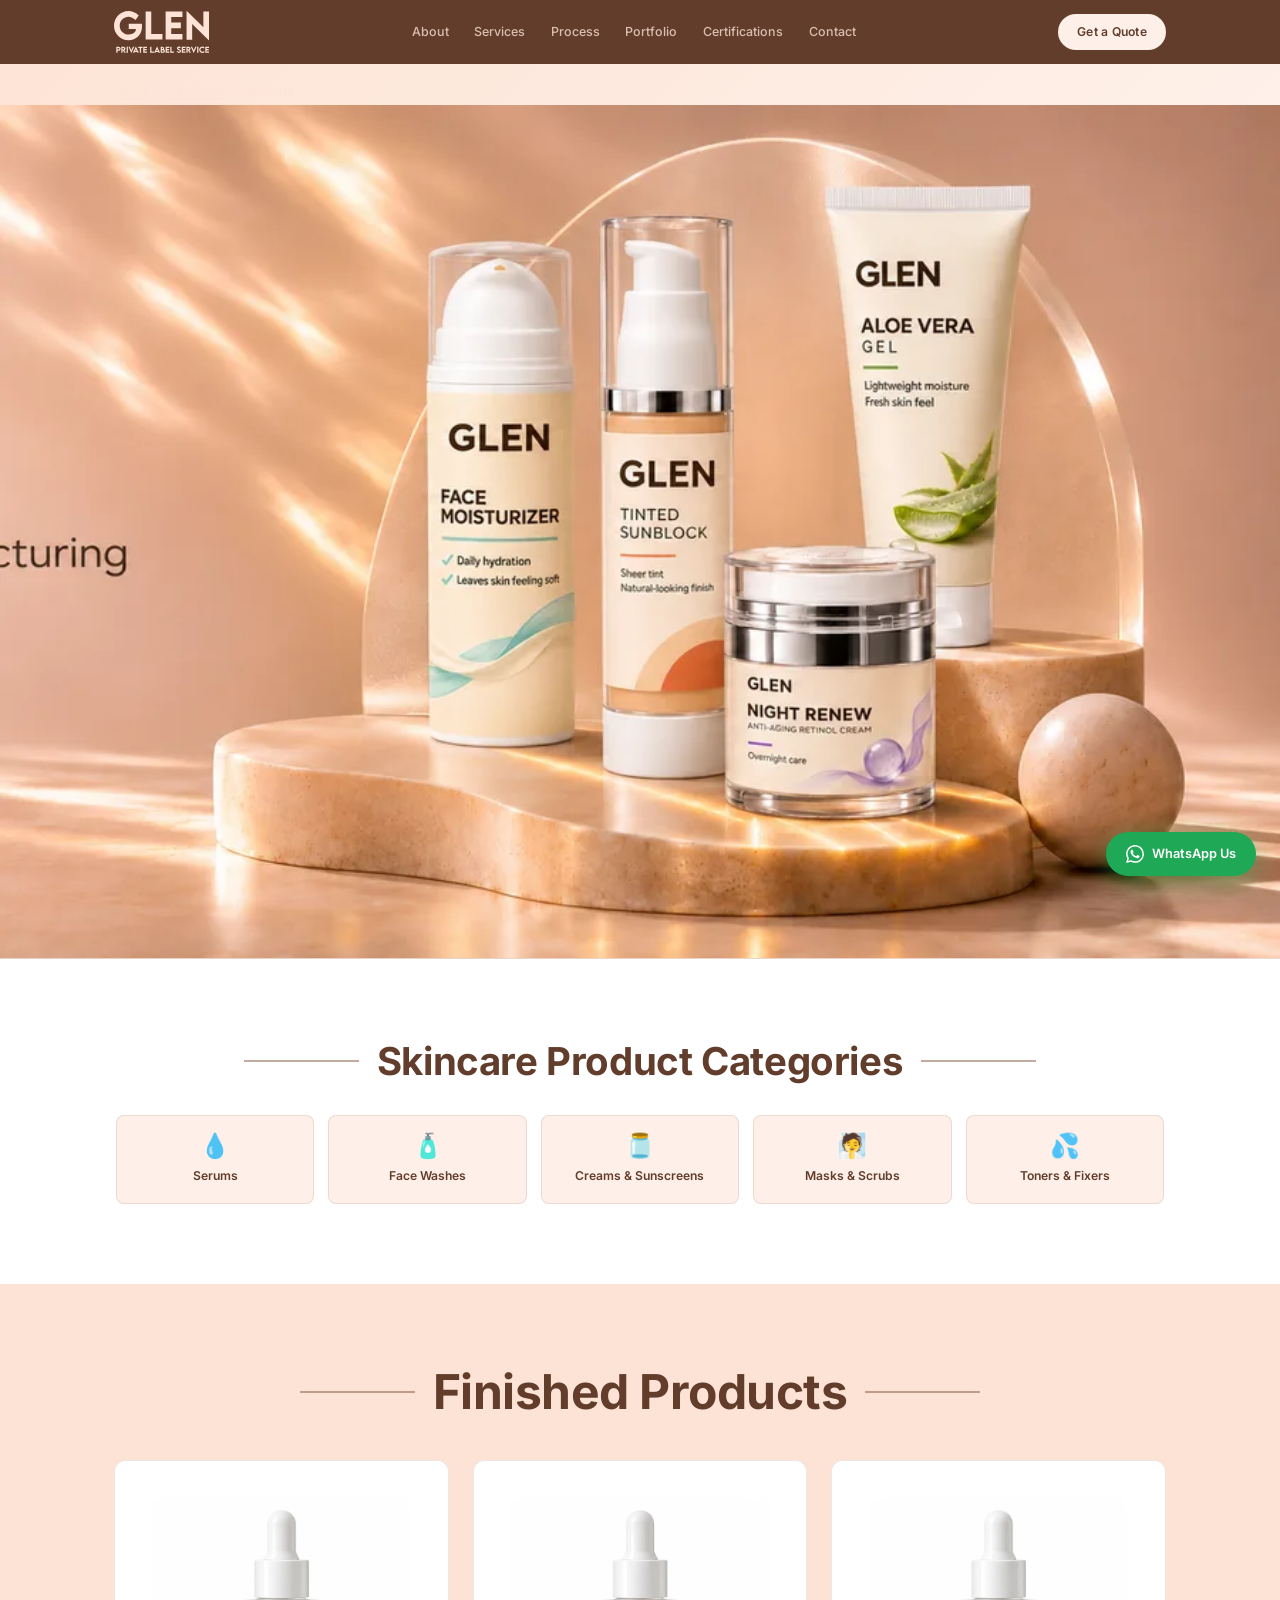
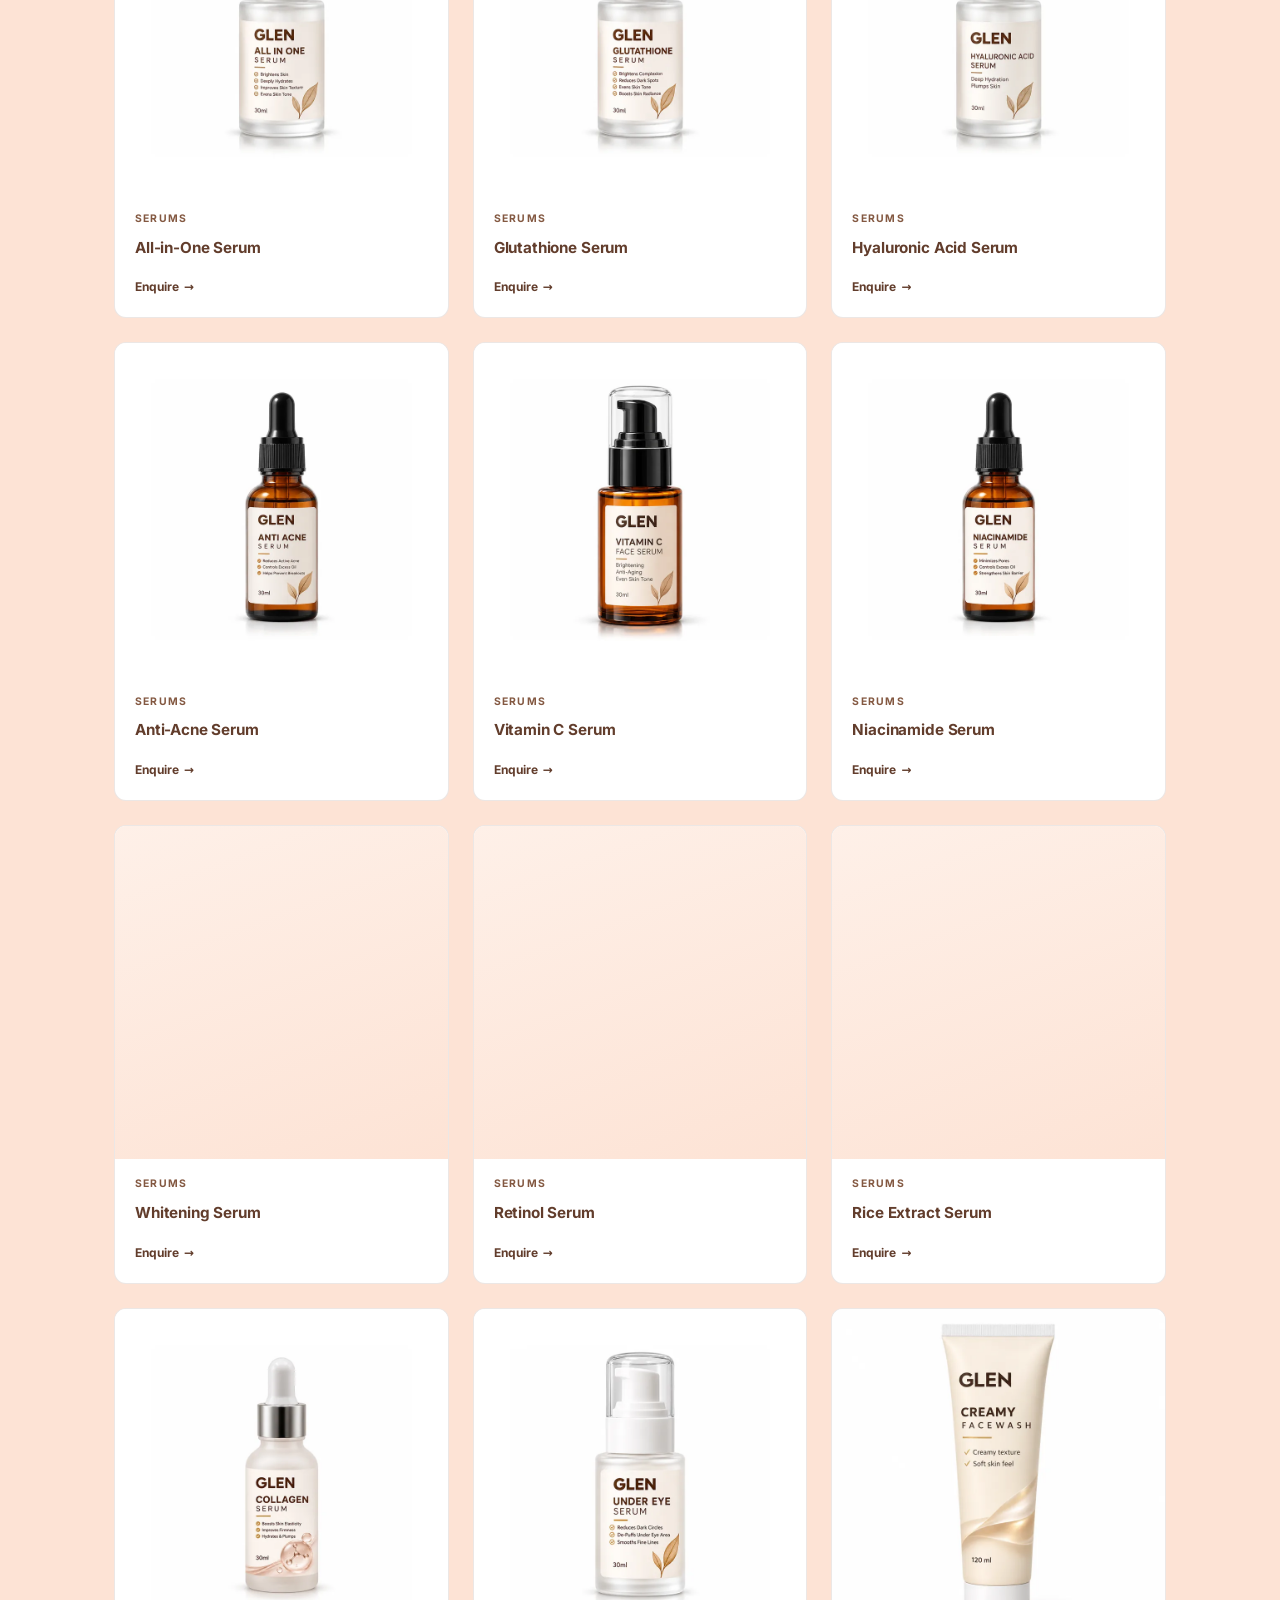
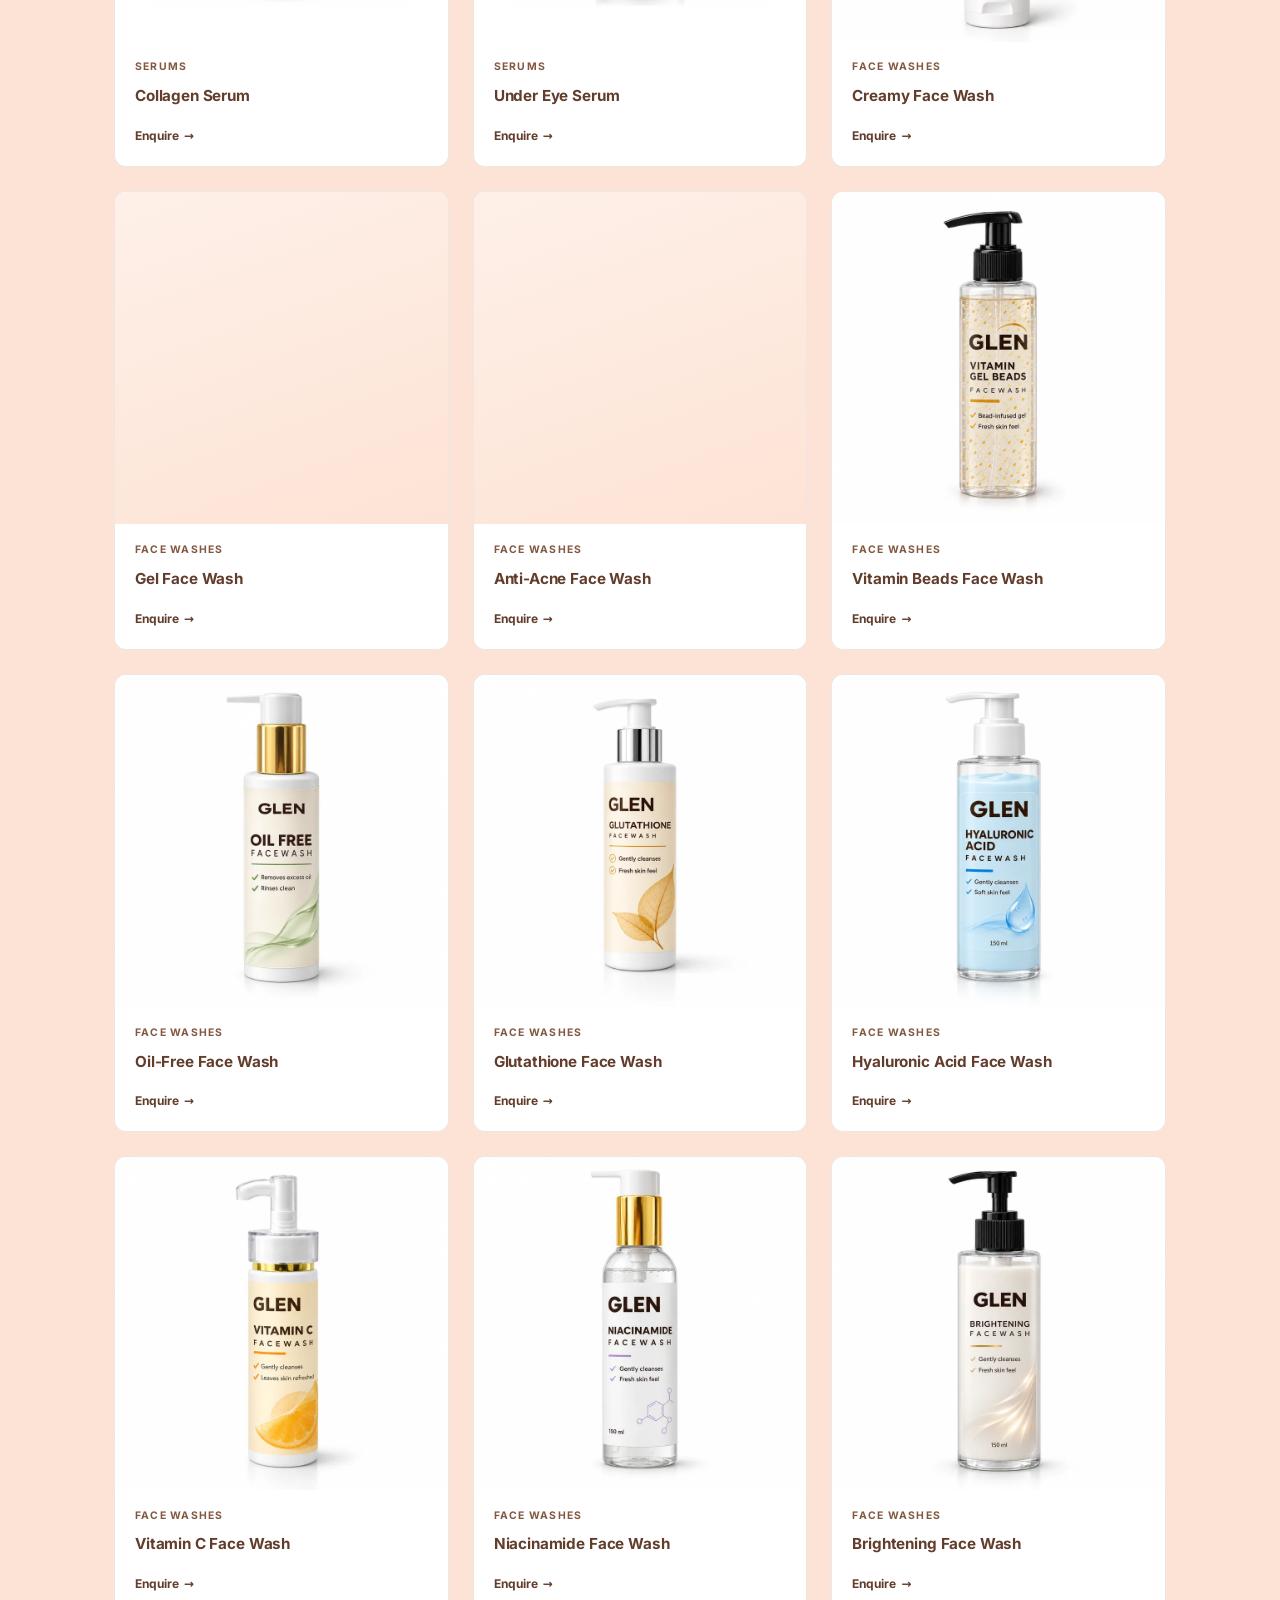
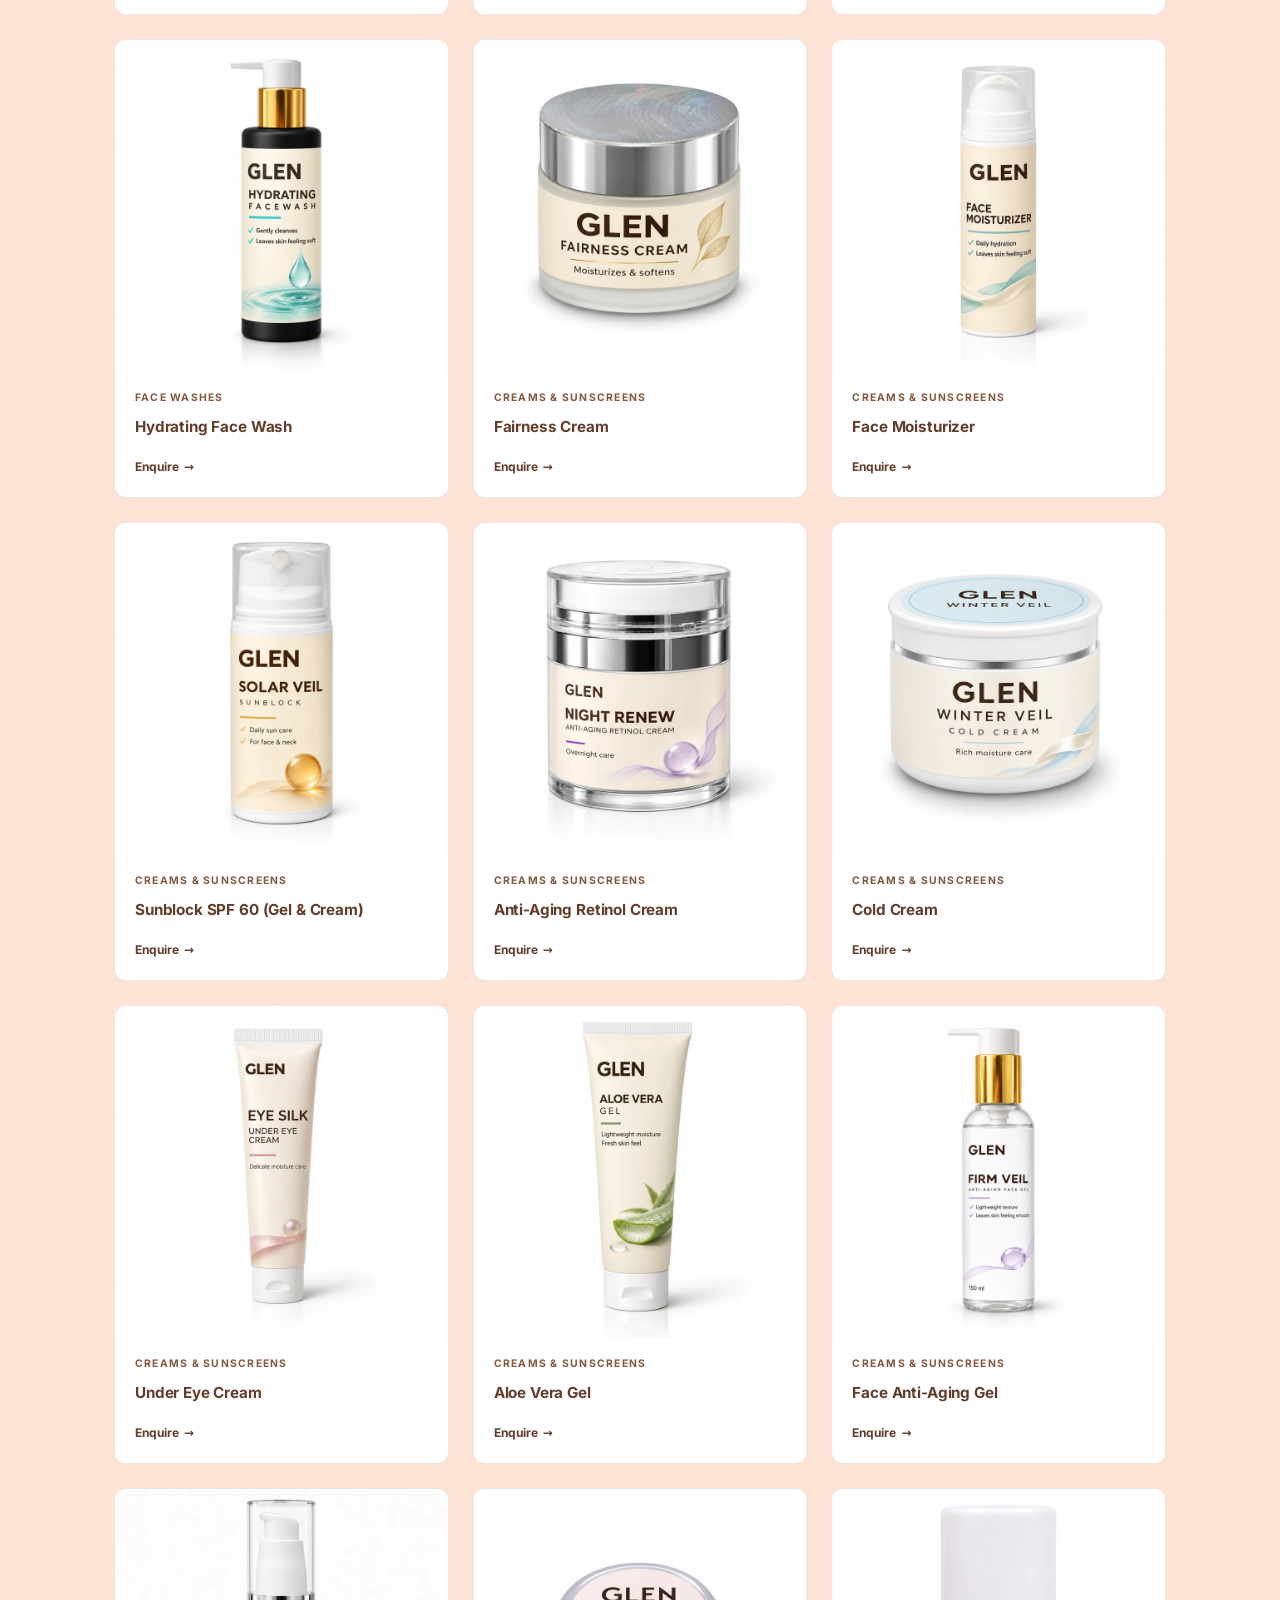
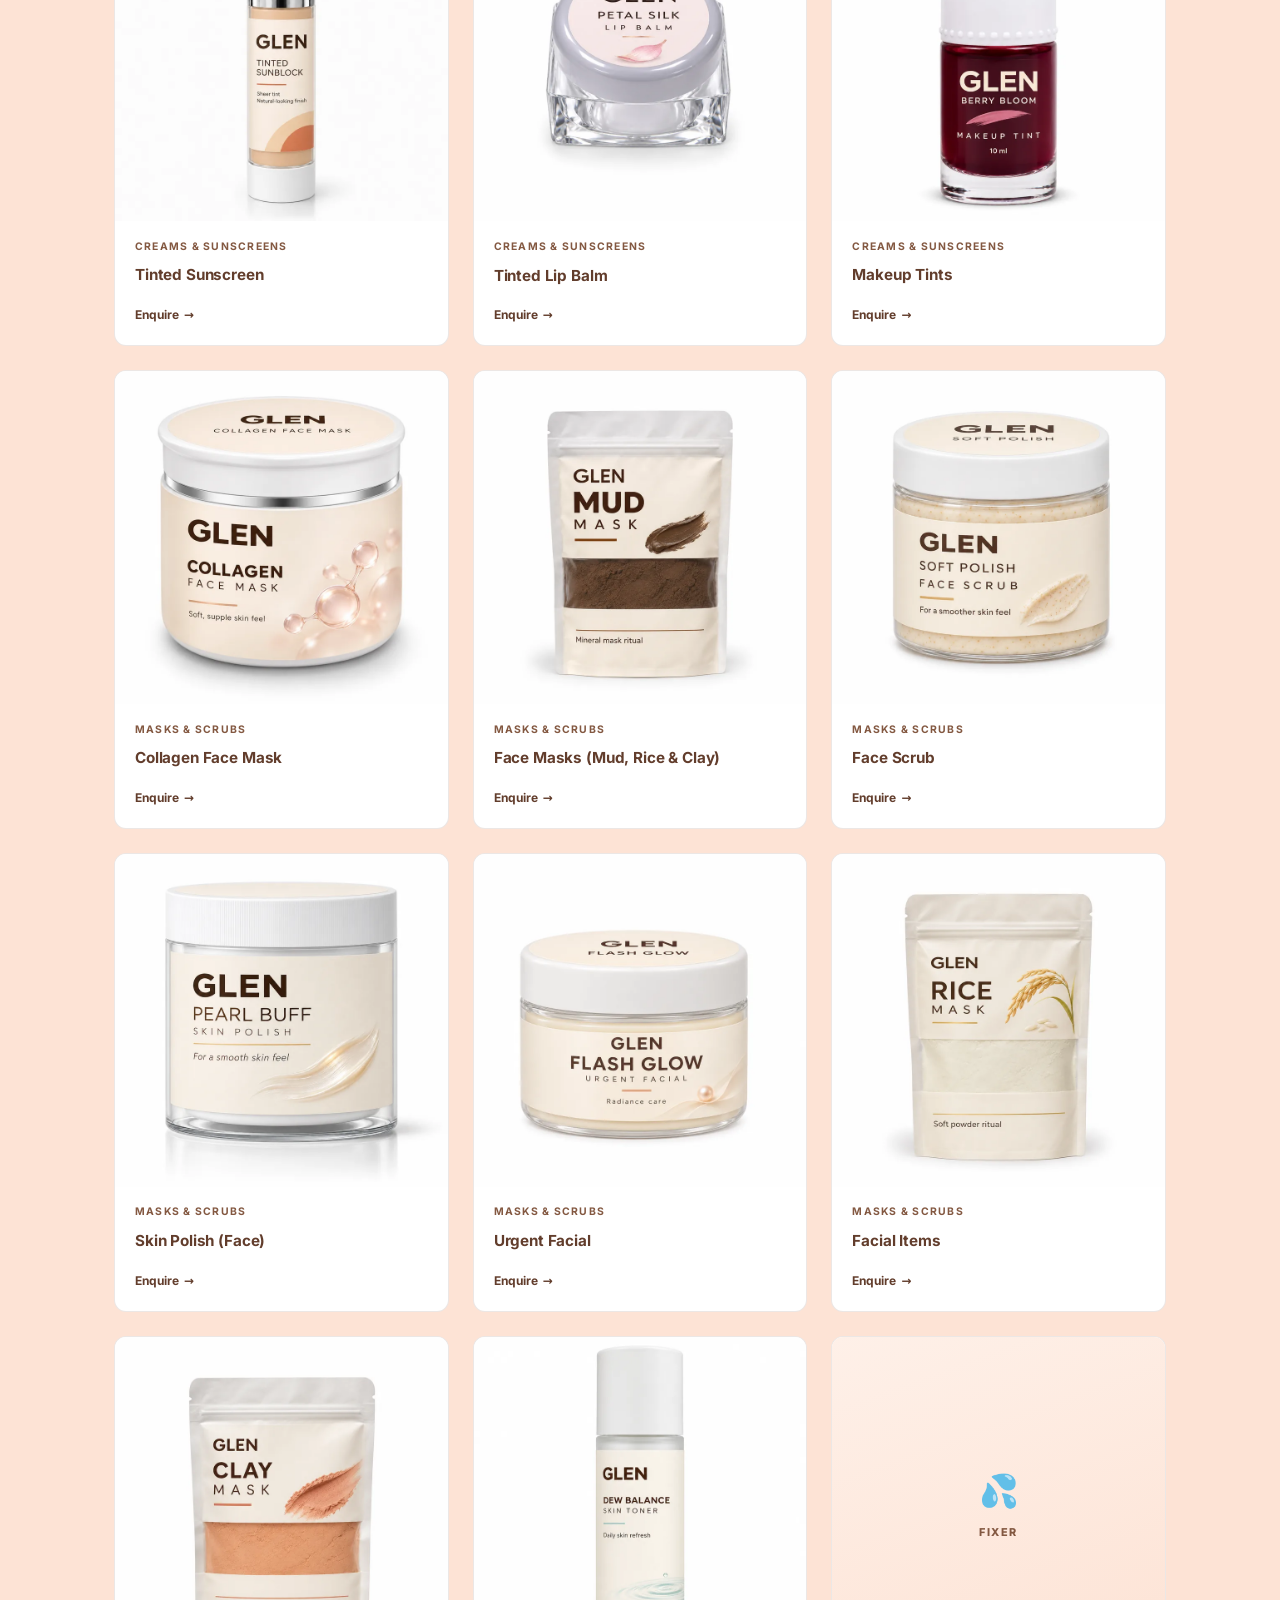
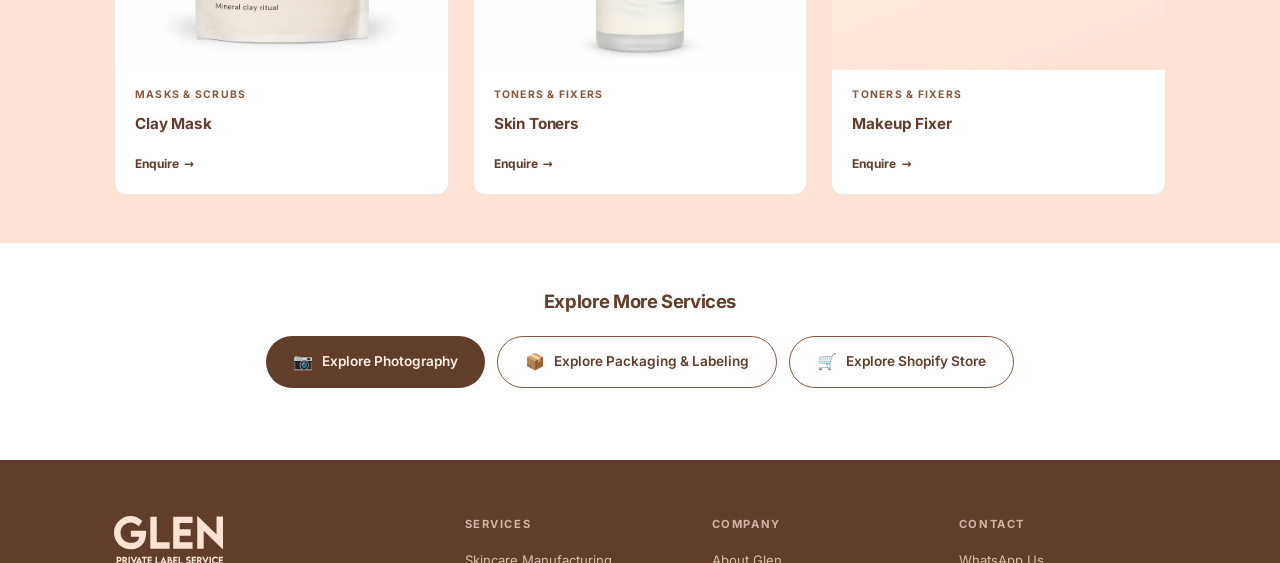
<file: skincare/index.html>
<!DOCTYPE html>
<html lang="en">
<head>
<meta charset="UTF-8">
<meta name="viewport" content="width=device-width, initial-scale=1.0, viewport-fit=cover">
<title>Private Label Skincare Products | Glen Private Label Service</title>
<meta name="description" content="Private label skincare manufacturing in Lahore: serums, face washes, creams, sunscreens, masks, scrubs and toners — custom formulated or white label, from 500 units.">
<meta name="theme-color" content="#623D2C">
<link rel="canonical" href="https://glenprivatelabel.com/skincare/">
<meta property="og:type" content="website">
<meta property="og:site_name" content="Glen Private Label Service">
<meta property="og:title" content="Private Label Skincare Products | Glen Private Label Service">
<meta property="og:description" content="Serums, face washes, creams, sunscreens, masks and more — private label skincare from Glen in Lahore.">
<meta property="og:url" content="https://glenprivatelabel.com/skincare/">
<meta property="og:image" content="https://glenprivatelabel.com/assets/img/og-image.jpg">
<meta property="og:image:width" content="1200">
<meta property="og:image:height" content="630">
<meta name="twitter:card" content="summary_large_image">
<link rel="icon" href="../favicon.ico" sizes="48x48">
<link rel="icon" type="image/png" sizes="32x32" href="../assets/img/favicon-32.png">
<link rel="apple-touch-icon" href="../assets/img/apple-touch-icon.png">
<link rel="preload" href="../assets/fonts/inter-latin-var.woff2" as="font" type="font/woff2" crossorigin>
<link rel="stylesheet" href="../assets/css/style.css">
<script>document.documentElement.classList.add('js')</script>
</head>
<body id="top">
<a class="skip" href="#main">Skip to content</a>

<header>
<nav id="nav" aria-label="Main">
  <div class="nav-in">
    <a href="../" class="logo" aria-label="Glen Private Label Service, home">
      <img src="../assets/img/logo-light.svg" alt="Glen Private Label Service" width="95" height="42">
    </a>
    <div class="nav-links">
      <a href="../#about">About</a>
      <a href="../#services">Services</a>
      <a href="../#process">Process</a>
      <a href="../#portfolio">Portfolio</a>
      <a href="../certifications/">Certifications</a>
      <a href="../#contact">Contact</a>
    </div>
    <a href="../#contact" class="btn btn-light btn-sm nav-cta">Get a Quote</a>
    <button class="ham" id="ham" type="button" aria-label="Open menu" aria-expanded="false" aria-controls="mmenu">
      <span></span><span></span><span></span>
    </button>
  </div>
</nav>
<div id="mmenu">
  <a href="../#about">About</a>
  <a href="../#services">Services</a>
  <a href="../#process">Process</a>
  <a href="../#portfolio">Portfolio</a>
  <a href="../certifications/">Certifications</a>
  <a href="../#faq">FAQ</a>
  <a href="../#contact">Contact</a>
  <a href="../#contact" class="btn btn-light">Get a Quote</a>
</div>
</header>

<main id="main">

<!-- ═══ 1. BANNER — full-bleed desktop artwork; separate product crop + live heading on phones ═══ -->
<section class="cat-banner" aria-labelledby="banner-h">
  <nav class="crumbs" aria-label="Breadcrumb" style="padding:1.1rem 24px 0;max-width:1100px;margin-inline:auto"><a href="../">Home</a><span aria-hidden="true"> / </span><a href="../#services">Services</a><span aria-hidden="true"> / </span><span aria-current="page">Skincare</span></nav>
  <!-- TEMPORARY demo artwork (client sample) — replace both images when final banners arrive -->
  <div class="banner-copy">
    <h1 id="banner-h"><span class="bh-eyebrow">Our Expertise</span><span class="bh-title">Skincare</span><span class="bh-sub">Private Label Manufacturing for Premium Skincare Brands</span></h1>
  </div>
  <div class="banner-slot">
    <picture>
      <source media="(max-width:600px)" srcset="../assets/img/banner-skincare-mobile.webp">
      <img src="../assets/img/banner-skincare.webp" alt="Glen private label skincare range: gentle face wash, vitamin C serum and hydrating cream" width="1928" height="816" fetchpriority="high">
    </picture>
  </div>
</section>

<!-- ═══ 2. PRODUCT CATEGORIES (icon tiles filter the products below) ═══ -->
<section class="section s-white" id="categories" aria-labelledby="cat-h">
  <div class="wrap">
    <h2 id="cat-h" class="line-head rev">Skincare Product Categories</h2>
    <!-- DATA NEEDED (client): the seven category icons will be replaced by the client's own icons when supplied. -->
    <div class="cat-grid rev" role="group" aria-label="Filter skincare products by category">
      <button type="button" class="cat-tile" data-f="serums" aria-pressed="false"><span class="cat-ico" aria-hidden="true">💧</span>Serums</button>
      <button type="button" class="cat-tile" data-f="washes" aria-pressed="false"><span class="cat-ico" aria-hidden="true">🧴</span>Face Washes</button>
      <button type="button" class="cat-tile" data-f="creams" aria-pressed="false"><span class="cat-ico" aria-hidden="true">🫙</span>Creams &amp; Sunscreens</button>
      <button type="button" class="cat-tile" data-f="masks" aria-pressed="false"><span class="cat-ico" aria-hidden="true">🧖</span>Masks &amp; Scrubs</button>
      <button type="button" class="cat-tile" data-f="toners" aria-pressed="false"><span class="cat-ico" aria-hidden="true">💦</span>Toners &amp; Fixers</button>
    </div>
  </div>
</section>

<!-- ═══ 3. FINISHED PRODUCTS (data: GLEN_Website_Product_Range.pdf, 17 Nov) ═══ -->
<section class="section s-peach" id="products" aria-labelledby="prod-h">
  <div class="wrap">
    <h2 id="prod-h" class="line-head range-head rev">Finished Products</h2>
    <!-- DATA NEEDED (client): product photos (placeholder tiles until then), pack sizes, key claims. -->
    <div class="prod-grid">
      <!-- Serums (11) -->
      <article class="prod rev" data-cat="serums"><div class="prod-img"><img src="../assets/img/p-sk-01.webp" alt="All-in-One Serum packshot" width="800" height="800" loading="lazy" decoding="async"></div><div class="prod-body"><div class="prod-spec">Serums</div><h3>All-in-One Serum</h3><a class="prod-link" href="../?category=Skincare#contact">Enquire</a></div></article>
      <article class="prod rev" data-cat="serums"><div class="prod-img"><img src="../assets/img/p-sk-02.webp" alt="Glutathione Serum packshot" width="800" height="800" loading="lazy" decoding="async"></div><div class="prod-body"><div class="prod-spec">Serums</div><h3>Glutathione Serum</h3><a class="prod-link" href="../?category=Skincare#contact">Enquire</a></div></article>
      <article class="prod rev" data-cat="serums"><div class="prod-img"><img src="../assets/img/p-sk-03.webp" alt="Hyaluronic Acid Serum packshot" width="800" height="800" loading="lazy" decoding="async"></div><div class="prod-body"><div class="prod-spec">Serums</div><h3>Hyaluronic Acid Serum</h3><a class="prod-link" href="../?category=Skincare#contact">Enquire</a></div></article>
      <article class="prod rev" data-cat="serums"><div class="prod-img"><img src="../assets/img/p-sk-04.webp" alt="Anti-Acne Serum packshot" width="800" height="800" loading="lazy" decoding="async"></div><div class="prod-body"><div class="prod-spec">Serums</div><h3>Anti-Acne Serum</h3><a class="prod-link" href="../?category=Skincare#contact">Enquire</a></div></article>
      <article class="prod rev" data-cat="serums"><div class="prod-img"><img src="../assets/img/p-sk-05.webp" alt="Vitamin C Serum packshot" width="800" height="800" loading="lazy" decoding="async"></div><div class="prod-body"><div class="prod-spec">Serums</div><h3>Vitamin C Serum</h3><a class="prod-link" href="../?category=Skincare#contact">Enquire</a></div></article>
      <article class="prod rev" data-cat="serums"><div class="prod-img"><img src="../assets/img/p-sk-06.webp" alt="Niacinamide Serum packshot" width="800" height="800" loading="lazy" decoding="async"></div><div class="prod-body"><div class="prod-spec">Serums</div><h3>Niacinamide Serum</h3><a class="prod-link" href="../?category=Skincare#contact">Enquire</a></div></article>
      <article class="prod rev" data-cat="serums"><div class="prod-img"><img src="../assets/img/p-sk-07.webp" alt="Whitening Serum packshot" width="800" height="800" loading="lazy" decoding="async"></div><div class="prod-body"><div class="prod-spec">Serums</div><h3>Whitening Serum</h3><a class="prod-link" href="../?category=Skincare#contact">Enquire</a></div></article>
      <article class="prod rev" data-cat="serums"><div class="prod-img"><img src="../assets/img/p-sk-08.webp" alt="Retinol Serum packshot" width="800" height="800" loading="lazy" decoding="async"></div><div class="prod-body"><div class="prod-spec">Serums</div><h3>Retinol Serum</h3><a class="prod-link" href="../?category=Skincare#contact">Enquire</a></div></article>
      <article class="prod rev" data-cat="serums"><div class="prod-img"><img src="../assets/img/p-sk-09.webp" alt="Rice Extract Serum packshot" width="800" height="800" loading="lazy" decoding="async"></div><div class="prod-body"><div class="prod-spec">Serums</div><h3>Rice Extract Serum</h3><a class="prod-link" href="../?category=Skincare#contact">Enquire</a></div></article>
      <article class="prod rev" data-cat="serums"><div class="prod-img"><img src="../assets/img/p-sk-10.webp" alt="Collagen Serum packshot" width="800" height="800" loading="lazy" decoding="async"></div><div class="prod-body"><div class="prod-spec">Serums</div><h3>Collagen Serum</h3><a class="prod-link" href="../?category=Skincare#contact">Enquire</a></div></article>
      <article class="prod rev" data-cat="serums"><div class="prod-img"><img src="../assets/img/p-sk-11.webp" alt="Under Eye Serum packshot" width="800" height="800" loading="lazy" decoding="async"></div><div class="prod-body"><div class="prod-spec">Serums</div><h3>Under Eye Serum</h3><a class="prod-link" href="../?category=Skincare#contact">Enquire</a></div></article>
      <!-- Face Washes (11) -->
      <article class="prod rev" data-cat="washes"><div class="prod-img"><img src="../assets/img/p-sk-12.webp" alt="Creamy Face Wash packshot" width="800" height="800" loading="lazy" decoding="async"></div><div class="prod-body"><div class="prod-spec">Face Washes</div><h3>Creamy Face Wash</h3><a class="prod-link" href="../?category=Skincare#contact">Enquire</a></div></article>
      <article class="prod rev" data-cat="washes"><div class="prod-img"><img src="../assets/img/p-sk-13.webp" alt="Gel Face Wash packshot" width="800" height="800" loading="lazy" decoding="async"></div><div class="prod-body"><div class="prod-spec">Face Washes</div><h3>Gel Face Wash</h3><a class="prod-link" href="../?category=Skincare#contact">Enquire</a></div></article>
      <article class="prod rev" data-cat="washes"><div class="prod-img"><img src="../assets/img/p-sk-14.webp" alt="Anti-Acne Face Wash packshot" width="800" height="800" loading="lazy" decoding="async"></div><div class="prod-body"><div class="prod-spec">Face Washes</div><h3>Anti-Acne Face Wash</h3><a class="prod-link" href="../?category=Skincare#contact">Enquire</a></div></article>
      <article class="prod rev" data-cat="washes"><div class="prod-img"><img src="../assets/img/p-sk-15.webp" alt="Vitamin Beads Face Wash packshot" width="800" height="800" loading="lazy" decoding="async"></div><div class="prod-body"><div class="prod-spec">Face Washes</div><h3>Vitamin Beads Face Wash</h3><a class="prod-link" href="../?category=Skincare#contact">Enquire</a></div></article>
      <article class="prod rev" data-cat="washes"><div class="prod-img"><img src="../assets/img/p-sk-16.webp" alt="Oil-Free Face Wash packshot" width="800" height="800" loading="lazy" decoding="async"></div><div class="prod-body"><div class="prod-spec">Face Washes</div><h3>Oil-Free Face Wash</h3><a class="prod-link" href="../?category=Skincare#contact">Enquire</a></div></article>
      <article class="prod rev" data-cat="washes"><div class="prod-img"><img src="../assets/img/p-sk-17.webp" alt="Glutathione Face Wash packshot" width="800" height="800" loading="lazy" decoding="async"></div><div class="prod-body"><div class="prod-spec">Face Washes</div><h3>Glutathione Face Wash</h3><a class="prod-link" href="../?category=Skincare#contact">Enquire</a></div></article>
      <article class="prod rev" data-cat="washes"><div class="prod-img"><img src="../assets/img/p-sk-18.webp" alt="Hyaluronic Acid Face Wash packshot" width="800" height="800" loading="lazy" decoding="async"></div><div class="prod-body"><div class="prod-spec">Face Washes</div><h3>Hyaluronic Acid Face Wash</h3><a class="prod-link" href="../?category=Skincare#contact">Enquire</a></div></article>
      <article class="prod rev" data-cat="washes"><div class="prod-img"><img src="../assets/img/p-sk-19.webp" alt="Vitamin C Face Wash packshot" width="800" height="800" loading="lazy" decoding="async"></div><div class="prod-body"><div class="prod-spec">Face Washes</div><h3>Vitamin C Face Wash</h3><a class="prod-link" href="../?category=Skincare#contact">Enquire</a></div></article>
      <article class="prod rev" data-cat="washes"><div class="prod-img"><img src="../assets/img/p-sk-20.webp" alt="Niacinamide Face Wash packshot" width="800" height="800" loading="lazy" decoding="async"></div><div class="prod-body"><div class="prod-spec">Face Washes</div><h3>Niacinamide Face Wash</h3><a class="prod-link" href="../?category=Skincare#contact">Enquire</a></div></article>
      <article class="prod rev" data-cat="washes"><div class="prod-img"><img src="../assets/img/p-sk-21.webp" alt="Brightening Face Wash packshot" width="800" height="800" loading="lazy" decoding="async"></div><div class="prod-body"><div class="prod-spec">Face Washes</div><h3>Brightening Face Wash</h3><a class="prod-link" href="../?category=Skincare#contact">Enquire</a></div></article>
      <article class="prod rev" data-cat="washes"><div class="prod-img"><img src="../assets/img/p-sk-22.webp" alt="Hydrating Face Wash packshot" width="800" height="800" loading="lazy" decoding="async"></div><div class="prod-body"><div class="prod-spec">Face Washes</div><h3>Hydrating Face Wash</h3><a class="prod-link" href="../?category=Skincare#contact">Enquire</a></div></article>
      <!-- Face Creams, Gels & Sunscreens (11) -->
      <article class="prod rev" data-cat="creams"><div class="prod-img"><img src="../assets/img/p-sk-23.webp" alt="Fairness Cream packshot" width="800" height="800" loading="lazy" decoding="async"></div><div class="prod-body"><div class="prod-spec">Creams &amp; Sunscreens</div><h3>Fairness Cream</h3><a class="prod-link" href="../?category=Skincare#contact">Enquire</a></div></article>
      <article class="prod rev" data-cat="creams"><div class="prod-img"><img src="../assets/img/p-sk-24.webp" alt="Face Moisturizer packshot" width="800" height="800" loading="lazy" decoding="async"></div><div class="prod-body"><div class="prod-spec">Creams &amp; Sunscreens</div><h3>Face Moisturizer</h3><a class="prod-link" href="../?category=Skincare#contact">Enquire</a></div></article>
      <article class="prod rev" data-cat="creams"><div class="prod-img"><img src="../assets/img/p-sk-25.webp" alt="Sunblock SPF 60 packshot" width="800" height="800" loading="lazy" decoding="async"></div><div class="prod-body"><div class="prod-spec">Creams &amp; Sunscreens</div><h3>Sunblock SPF 60 (Gel &amp; Cream)</h3><a class="prod-link" href="../?category=Skincare#contact">Enquire</a></div></article>
      <article class="prod rev" data-cat="creams"><div class="prod-img"><img src="../assets/img/p-sk-26.webp" alt="Anti-Aging Retinol Cream packshot" width="800" height="800" loading="lazy" decoding="async"></div><div class="prod-body"><div class="prod-spec">Creams &amp; Sunscreens</div><h3>Anti-Aging Retinol Cream</h3><a class="prod-link" href="../?category=Skincare#contact">Enquire</a></div></article>
      <article class="prod rev" data-cat="creams"><div class="prod-img"><img src="../assets/img/p-sk-27.webp" alt="Cold Cream packshot" width="800" height="800" loading="lazy" decoding="async"></div><div class="prod-body"><div class="prod-spec">Creams &amp; Sunscreens</div><h3>Cold Cream</h3><a class="prod-link" href="../?category=Skincare#contact">Enquire</a></div></article>
      <article class="prod rev" data-cat="creams"><div class="prod-img"><img src="../assets/img/p-sk-28.webp" alt="Under Eye Cream packshot" width="800" height="800" loading="lazy" decoding="async"></div><div class="prod-body"><div class="prod-spec">Creams &amp; Sunscreens</div><h3>Under Eye Cream</h3><a class="prod-link" href="../?category=Skincare#contact">Enquire</a></div></article>
      <article class="prod rev" data-cat="creams"><div class="prod-img"><img src="../assets/img/p-sk-29.webp" alt="Aloe Vera Gel packshot" width="800" height="800" loading="lazy" decoding="async"></div><div class="prod-body"><div class="prod-spec">Creams &amp; Sunscreens</div><h3>Aloe Vera Gel</h3><a class="prod-link" href="../?category=Skincare#contact">Enquire</a></div></article>
      <article class="prod rev" data-cat="creams"><div class="prod-img"><img src="../assets/img/p-sk-30.webp" alt="Face Anti-Aging Gel packshot" width="800" height="800" loading="lazy" decoding="async"></div><div class="prod-body"><div class="prod-spec">Creams &amp; Sunscreens</div><h3>Face Anti-Aging Gel</h3><a class="prod-link" href="../?category=Skincare#contact">Enquire</a></div></article>
      <article class="prod rev" data-cat="creams"><div class="prod-img"><img src="../assets/img/p-sk-31.webp" alt="Tinted Sunscreen packshot" width="800" height="800" loading="lazy" decoding="async"></div><div class="prod-body"><div class="prod-spec">Creams &amp; Sunscreens</div><h3>Tinted Sunscreen</h3><a class="prod-link" href="../?category=Skincare#contact">Enquire</a></div></article>
      <article class="prod rev" data-cat="creams"><div class="prod-img"><img src="../assets/img/p-sk-32.webp" alt="Tinted Lip Balm packshot" width="800" height="800" loading="lazy" decoding="async"></div><div class="prod-body"><div class="prod-spec">Creams &amp; Sunscreens</div><h3>Tinted Lip Balm</h3><a class="prod-link" href="../?category=Skincare#contact">Enquire</a></div></article>
      <article class="prod rev" data-cat="creams"><div class="prod-img"><img src="../assets/img/p-sk-33.webp" alt="Makeup Tints packshot" width="800" height="800" loading="lazy" decoding="async"></div><div class="prod-body"><div class="prod-spec">Creams &amp; Sunscreens</div><h3>Makeup Tints</h3><a class="prod-link" href="../?category=Skincare#contact">Enquire</a></div></article>
      <!-- Face Masks, Scrubs & Facial Treatments (6) -->
      <article class="prod rev" data-cat="masks"><div class="prod-img"><img src="../assets/img/p-sk-34.webp" alt="Collagen Face Mask packshot" width="800" height="800" loading="lazy" decoding="async"></div><div class="prod-body"><div class="prod-spec">Masks &amp; Scrubs</div><h3>Collagen Face Mask</h3><a class="prod-link" href="../?category=Skincare#contact">Enquire</a></div></article>
      <article class="prod rev" data-cat="masks"><div class="prod-img"><img src="../assets/img/p-sk-35.webp" alt="Face Masks (Mud, Rice and Clay) packshot" width="800" height="800" loading="lazy" decoding="async"></div><div class="prod-body"><div class="prod-spec">Masks &amp; Scrubs</div><h3>Face Masks (Mud, Rice &amp; Clay)</h3><a class="prod-link" href="../?category=Skincare#contact">Enquire</a></div></article>
      <article class="prod rev" data-cat="masks"><div class="prod-img"><img src="../assets/img/p-sk-36.webp" alt="Face Scrub packshot" width="800" height="800" loading="lazy" decoding="async"></div><div class="prod-body"><div class="prod-spec">Masks &amp; Scrubs</div><h3>Face Scrub</h3><a class="prod-link" href="../?category=Skincare#contact">Enquire</a></div></article>
      <article class="prod rev" data-cat="masks"><div class="prod-img"><img src="../assets/img/p-sk-37.webp" alt="Skin Polish packshot" width="800" height="800" loading="lazy" decoding="async"></div><div class="prod-body"><div class="prod-spec">Masks &amp; Scrubs</div><h3>Skin Polish (Face)</h3><a class="prod-link" href="../?category=Skincare#contact">Enquire</a></div></article>
      <article class="prod rev" data-cat="masks"><div class="prod-img"><img src="../assets/img/p-sk-38.webp" alt="Urgent Facial packshot" width="800" height="800" loading="lazy" decoding="async"></div><div class="prod-body"><div class="prod-spec">Masks &amp; Scrubs</div><h3>Urgent Facial</h3><a class="prod-link" href="../?category=Skincare#contact">Enquire</a></div></article>
      <article class="prod rev" data-cat="masks"><div class="prod-img"><img src="../assets/img/p-sk-39.webp" alt="Facial Items packshot" width="800" height="800" loading="lazy" decoding="async"></div><div class="prod-body"><div class="prod-spec">Masks &amp; Scrubs</div><h3>Facial Items</h3><a class="prod-link" href="../?category=Skincare#contact">Enquire</a></div></article>
      <!-- Other Facial Products (2) -->
      <article class="prod rev" data-cat="masks"><div class="prod-img"><img src="../assets/img/p-sk-41.webp" alt="Glen clay mask pouch packshot" width="800" height="800" loading="lazy" decoding="async"></div><div class="prod-body"><div class="prod-spec">Masks &amp; Scrubs</div><h3>Clay Mask</h3><a class="prod-link" href="../?category=Skincare#contact">Enquire</a></div></article>
      <article class="prod rev" data-cat="toners"><div class="prod-img"><img src="../assets/img/p-sk-40.webp" alt="Skin Toners packshot" width="800" height="800" loading="lazy" decoding="async"></div><div class="prod-body"><div class="prod-spec">Toners &amp; Fixers</div><h3>Skin Toners</h3><a class="prod-link" href="../?category=Skincare#contact">Enquire</a></div></article>
      <article class="prod rev" data-cat="toners"><div class="prod-img"><div class="prod-ph"><span aria-hidden="true">💦</span><span>Fixer</span></div></div><div class="prod-body"><div class="prod-spec">Toners &amp; Fixers</div><h3>Makeup Fixer</h3><a class="prod-link" href="../?category=Skincare#contact">Enquire</a></div></article>
    </div>
  </div>
</section>

<!-- ═══ 4. EXPLORE OTHER SERVICES (Option 2: heading + pill buttons in a row; stacked full-width on mobile) ═══ -->
<section class="section s-white explore-sec" aria-label="Explore more services">
  <div class="wrap">
    <h2 class="exp-head rev">Explore More Services</h2>
    <div class="exp-stack rev">
      <a class="exp-btn exp-btn-dark" href="../photography/"><span class="exp-ico" aria-hidden="true">📷</span>Explore Photography</a>
      <a class="exp-btn exp-btn-line" href="../packaging/"><span class="exp-ico" aria-hidden="true">📦</span>Explore Packaging &amp; Labeling</a>
      <a class="exp-btn exp-btn-line" href="../shopify/"><span class="exp-ico" aria-hidden="true">🛒</span>Explore Shopify Store</a>
    </div>
  </div>
</section>

</main>

<footer>
  <div class="wrap">
    <div class="foot-top">
      <div class="foot-brand">
        <a href="../" class="foot-logo" aria-label="Glen Private Label Service, home"><img src="../assets/img/logo-light.svg" alt="Glen Private Label Service" width="109" height="48" loading="lazy"></a>
        <p class="foot-desc">Pakistan's leading private label cosmetics manufacturer — formulation to launch, since 1984.</p>
        <p class="foot-desc" style="margin-top:.25rem">Lahore, Pakistan</p>
      </div>
      <nav class="foot-col" aria-label="Services">
        <h2>Services</h2>
        <a href="../skincare/">Skincare Manufacturing</a>
        <a href="../haircare/">Haircare Manufacturing</a>
        <a href="../body-care/">Body Care Manufacturing</a>
        <a href="../packaging/">Custom Packaging</a>
        <a href="../photography/">Product Photography</a>
        <a href="../shopify/">Shopify Development</a>
      </nav>
      <nav class="foot-col" aria-label="Company">
        <h2>Company</h2>
        <a href="../#about">About Glen</a>
        <a href="../factory/">Our Factory</a>
        <a href="../certifications/">Our Certifications</a>
        <a href="../#process">Our Process</a>
        <a href="../#portfolio">Portfolio</a>
        <a href="../#faq">FAQ</a>
        <a href="../#contact">Contact</a>
      </nav>
      <div class="foot-col">
        <h2>Contact</h2>
        <a href="https://wa.me/923001234567" target="_blank" rel="noopener">WhatsApp Us</a>
        <a href="mailto:info@glenprivatelabel.com">Email Us</a>
        <a href="../#contact">Get a Quote</a>
      </div>
    </div>
    <div class="foot-bottom">
      <span>© <span id="yr">2026</span> Glen Private Label Service. All rights reserved.</span>
      <span>Lahore, Pakistan · DRAP Registered · PCSIR Certified</span>
    </div>
  </div>
</footer>

<a id="wa" href="https://wa.me/923001234567" target="_blank" rel="noopener" aria-label="Chat with us on WhatsApp">
  <svg viewBox="0 0 24 24" aria-hidden="true"><path d="M17.472 14.382c-.297-.149-1.758-.867-2.03-.967-.273-.099-.471-.148-.67.15-.197.297-.767.966-.94 1.164-.173.199-.347.223-.644.075-.297-.15-1.255-.463-2.39-1.475-.883-.788-1.48-1.761-1.653-2.059-.173-.297-.018-.458.13-.606.134-.133.298-.347.446-.52.149-.174.198-.298.298-.497.099-.198.05-.371-.025-.52-.075-.149-.669-1.612-.916-2.207-.242-.579-.487-.5-.669-.51-.173-.008-.371-.01-.57-.01-.198 0-.52.074-.792.372-.272.297-1.04 1.016-1.04 2.479 0 1.462 1.065 2.875 1.213 3.074.149.198 2.096 3.2 5.077 4.487.709.306 1.262.489 1.694.625.712.227 1.36.195 1.871.118.571-.085 1.758-.719 2.006-1.413.248-.694.248-1.289.173-1.413-.074-.124-.272-.198-.57-.347m-5.421 7.403h-.004a9.87 9.87 0 01-5.031-1.378l-.361-.214-3.741.982.998-3.648-.235-.374a9.86 9.86 0 01-1.51-5.26c.001-5.45 4.436-9.884 9.888-9.884 2.64 0 5.122 1.03 6.988 2.898a9.825 9.825 0 012.893 6.994c-.003 5.45-4.437 9.884-9.885 9.884m8.413-18.297A11.815 11.815 0 0012.05 0C5.495 0 .16 5.335.157 11.892c0 2.096.547 4.142 1.588 5.945L.057 24l6.305-1.654a11.882 11.882 0 005.683 1.448h.005c6.554 0 11.89-5.335 11.893-11.893a11.821 11.821 0 00-3.48-8.413z"/></svg>
  <span>WhatsApp Us</span>
</a>
<div id="mob-bar">
  <a href="../?category=Skincare#contact">Get Your Free Quote →</a>
</div>

<script src="../assets/js/main.js" defer></script>
</body>
</html>
</file>
<file: assets/css/style.css>
/* ═══════════════════════════════════════════════════════════
   Glen Private Label Service — production stylesheet
   Ported from glen-final.html. Changes from the mockup are marked [FIX].
   ═══════════════════════════════════════════════════════════ */

/* ─── FONT (self-hosted Inter variable, latin subset, SIL OFL) ─ */
@font-face{
  font-family:'Inter';
  font-style:normal;
  font-weight:100 900;
  font-display:swap;
  src:url('../fonts/inter-latin-var.woff2') format('woff2');
}

/* ─── TOKENS ─────────────────────────────── */
:root {
  --bg:    #FDE3D5;
  --bg2:   #FEF0E8;
  --brown: #623D2C;
  --brown2:#8B5E47;
  /* [FIX] was #A67E6B — only 2.9:1 on peach. Darkened to pass WCAG AA (4.5:1) for small text. */
  --brown3:#835841;
  --accent:#EBB99A;
  --line:  rgba(98,61,44,.12);
  --white: #FFFFFF;
  /* [FIX] muted text on brown backgrounds, raised from .35–.65 alpha to pass AA */
  --on-brown:       rgba(253,227,213,.78);
  --on-brown-dim:   rgba(253,227,213,.72);
  --font:  'Inter', system-ui, -apple-system, 'Segoe UI', Roboto, sans-serif;
  --nav:   64px;
  --r:     8px;
  color-scheme: light;
}

/* ─── RESET ───────────────────────────────── */
*,*::before,*::after{box-sizing:border-box;margin:0;padding:0}
/* [FIX] anchor links no longer hide headings under the fixed nav */
html{scroll-behavior:smooth;scroll-padding-top:calc(var(--nav) + 8px);-webkit-text-size-adjust:100%}
body{font-family:var(--font);background:var(--bg2);color:var(--brown);font-size:15px;line-height:1.6;-webkit-font-smoothing:antialiased}
body.menu-open{overflow:hidden}
a{color:inherit;text-decoration:none}
ul,ol{list-style:none}
button{cursor:pointer;border:none;background:none;font:inherit;color:inherit}
img{max-width:100%;display:block}
[hidden]{display:none !important}

/* [FIX] visible keyboard focus (mockup had none) */
:focus-visible{outline:2px solid var(--brown2);outline-offset:3px;border-radius:4px}
#nav :focus-visible,#mmenu :focus-visible,.s-brown :focus-visible,footer :focus-visible,#hero :focus-visible,#mob-bar :focus-visible{outline-color:var(--accent)}
.skip{position:absolute;left:-9999px;top:8px;z-index:1000;background:var(--white);color:var(--brown);padding:.6rem 1rem;border-radius:var(--r);font-weight:600;font-size:.85rem}
.skip:focus{left:8px}

/* ─── LAYOUT ──────────────────────────────── */
.wrap{max-width:1100px;margin:0 auto;padding-inline:24px}
.section{padding-block:80px}
.s-white{background:var(--white)}
.s-peach{background:var(--bg)}
.s-brown{background:var(--brown);color:var(--bg2)}

/* ─── TYPE ────────────────────────────────── */
.label{font-size:.68rem;font-weight:700;letter-spacing:.2em;text-transform:uppercase;color:var(--brown3)}
.s-brown .label{color:var(--on-brown)}
h1{font-size:clamp(2.2rem,5vw,3.6rem);font-weight:700;line-height:1.1;letter-spacing:-.02em;text-wrap:balance}
h2{font-size:clamp(1.7rem,3.5vw,2.5rem);font-weight:700;line-height:1.15;letter-spacing:-.02em;text-wrap:balance}
h3{font-size:1.05rem;font-weight:600;letter-spacing:-.01em}
p{color:var(--brown2);line-height:1.75}
.s-brown p{color:var(--on-brown)}
.s-brown h2{color:var(--bg2)}
.mt-s{margin-top:.5rem}.mt-m{margin-top:.75rem}

/* ─── BUTTONS ─────────────────────────────── */
.btn{display:inline-flex;align-items:center;gap:.4rem;padding:.72rem 1.6rem;border-radius:50px;font-size:.82rem;font-weight:600;letter-spacing:.02em;transition:.2s}
.btn-dark{background:var(--brown);color:var(--bg2)}
.btn-dark:hover{background:#3D2519}
.btn-ghost{background:transparent;border:1.5px solid var(--brown);color:var(--brown)}
.btn-ghost:hover{background:var(--brown);color:var(--bg2)}
.btn-light{background:var(--bg2);color:var(--brown)}
.btn-light:hover{background:var(--white)}
.btn-light-ghost{background:transparent;border:1.5px solid rgba(253,227,213,.45);color:var(--bg2)}
.btn-light-ghost:hover{background:rgba(253,227,213,.1)}
.btn-sm{padding:.52rem 1.2rem;font-size:.76rem}
.btn[disabled]{opacity:.6;cursor:progress}
.self-start{align-self:flex-start}

/* ─── NAV ─────────────────────────────────── */
#nav{position:fixed;top:0;inset-inline:0;height:var(--nav);z-index:900;display:flex;align-items:center;background:var(--brown);transition:box-shadow .3s}
#nav.shadow{box-shadow:0 4px 32px rgba(62,37,25,.3)}
.nav-in{display:flex;align-items:center;justify-content:space-between;width:100%;max-width:1100px;margin:0 auto;padding-inline:24px}
.logo{display:flex;align-items:center}
.logo img{height:42px;width:auto}
.nav-links{display:flex;align-items:center;gap:1.6rem}
.nav-links a{font-size:.78rem;font-weight:500;color:var(--on-brown);transition:color .2s}
.nav-links a:hover{color:var(--bg2)}
.ham{display:none;flex-direction:column;gap:5px;padding:8px;margin-right:-8px}
.ham span{display:block;width:22px;height:2px;background:var(--bg2);border-radius:2px;transition:transform .25s,opacity .2s}
/* [FIX] hamburger → X is now pure CSS; the mockup wrote an invalid value into `transform`, so the middle bar never hid */
.ham.open span:nth-child(1){transform:translateY(7px) rotate(45deg)}
.ham.open span:nth-child(2){opacity:0}
.ham.open span:nth-child(3){transform:translateY(-7px) rotate(-45deg)}
#mmenu{display:none;position:fixed;inset:0;top:var(--nav);background:var(--brown);z-index:899;flex-direction:column;padding:2rem 24px;gap:1.5rem;overflow-y:auto}
#mmenu.open{display:flex}
#mmenu a{font-size:1.05rem;font-weight:500;color:var(--bg2);padding-bottom:1rem;border-bottom:1px solid rgba(253,227,213,.1)}
/* [FIX] the "Get a Quote" button in the phone menu had peach text on a peach pill (the generic `#mmenu a` colour won on specificity) */
#mmenu a.btn{border-bottom:none;padding-bottom:.72rem;text-align:center;justify-content:center}
#mmenu a.btn-light{color:var(--brown)}
@media(max-width:800px){.nav-links,.nav-cta{display:none}.ham{display:flex}}

/* ─── TICKER ──────────────────────────────── */
/* [FIX] seamless loop: two identical tracks, each padded by one gap, both translate by -100% with no delay.
   The mockup offset the 2nd track by -14s and had no end gap, so it jumped. */
.ticker{margin-top:var(--nav);background:var(--bg);border-bottom:1px solid var(--line);overflow:hidden;height:38px;display:flex;align-items:center}
.tick-wrap{display:flex;width:max-content}
.tick-track{display:flex;flex-shrink:0;gap:2.5rem;padding-right:2.5rem;animation:tick 40s linear infinite;white-space:nowrap}
.tick-item{font-size:.7rem;font-weight:600;letter-spacing:.14em;text-transform:uppercase;color:var(--brown2)}
.tick-item::before{content:'·';margin-right:2.5rem;color:var(--brown3)}
@keyframes tick{from{transform:translateX(0)}to{transform:translateX(-100%)}}

/* ─── HERO ────────────────────────────────── */
/* [FIX] the mockup added nav+38px of top padding on top of the ticker's own offset, leaving a ~100px gap */
#hero{padding-top:0;background:var(--brown);padding-bottom:0}
.hero-in{display:grid;grid-template-columns:1fr 1fr;min-height:540px}
.hero-copy{padding:72px 0 64px;display:flex;flex-direction:column;justify-content:center;gap:1.5rem}
.hero-copy .label{color:var(--accent)}
.hero-copy h1{color:var(--bg2)}
.hero-copy h1 em{font-style:normal;color:var(--accent)}
.hero-copy p{color:var(--on-brown);max-width:40ch;font-size:.95rem}
.hero-btns{display:flex;gap:.75rem;flex-wrap:wrap}
.hero-vis{display:grid;grid-template-columns:1fr 1fr;grid-template-rows:1fr 1fr;gap:3px;align-self:stretch}
.hv{display:block;overflow:hidden;position:relative;color:inherit}
/* photo tiles: cover-fit crops the photo to the fixed tile shape — never stretches it */
.hv img{width:100%;height:100%;object-fit:cover;display:block}
.hv::after{content:'';position:absolute;inset:0;background:rgba(255,255,255,0);transition:background .25s}
.hv:hover::after{background:rgba(255,255,255,.14)}
.hv:focus-visible{outline:3px solid var(--accent);outline-offset:-3px}
.hv-fill{position:absolute;inset:0;z-index:1;display:flex;align-items:center;justify-content:center;padding:12px}
/* Photo tiles (6 Nov; smaller + lighter chips per client, 16 Nov): the chip is always
   visible at rest so labels stay readable on photos; hover/focus darkens and lifts it.
   Lighter look: translucent brown lets the photo show through (with a slight blur). */
.hv-chip{display:inline-flex;align-items:center;padding:.35rem .75rem;border:1px solid rgba(253,227,213,.4);border-radius:50px;background:rgba(139,94,71,.62);backdrop-filter:blur(3px);-webkit-backdrop-filter:blur(3px);color:var(--bg2);font-size:.56rem;font-weight:700;letter-spacing:.12em;text-transform:uppercase;white-space:nowrap;box-shadow:0 3px 12px rgba(62,37,25,.18);transition:transform .25s,background .25s,border-color .25s,box-shadow .25s}
.hv-chip>span{display:inline-block;max-width:0;opacity:0;overflow:hidden;margin-left:0;transition:max-width .25s,opacity .25s,margin .25s}
.hv:hover .hv-chip,.hv:focus-visible .hv-chip{background:#3D2519;transform:translateY(-2px)}
.hv:hover .hv-chip>span,.hv:focus-visible .hv-chip>span{max-width:1.4em;opacity:1;margin-left:.4rem}
.hv-main{grid-column:1;grid-row:1/3}
.hv-a{grid-column:2;grid-row:1}
.hv-b{grid-column:2;grid-row:2}
.hero-bar{display:grid;grid-template-columns:repeat(4,1fr);border-top:1px solid rgba(253,227,213,.1)}
.hbar-cell{padding:18px 20px;text-align:center;border-right:1px solid rgba(253,227,213,.1)}
.hbar-cell:last-child{border-right:none}
.hbar-n{font-size:1.6rem;font-weight:700;color:var(--bg2);letter-spacing:-.02em;line-height:1}
.hbar-l{font-size:.65rem;letter-spacing:.12em;text-transform:uppercase;color:var(--on-brown-dim);margin-top:.2rem}
@media(max-width:800px){
  .hero-in{grid-template-columns:1fr;min-height:0}
  .hero-copy{padding:48px 0 32px}
  .hero-vis{height:260px}
  .hero-bar{grid-template-columns:repeat(2,1fr)}
  .hbar-cell:nth-child(2){border-right:none}
  .hbar-cell:nth-child(3){border-right:1px solid rgba(253,227,213,.1)}
  .hbar-cell:nth-child(n+3){border-top:1px solid rgba(253,227,213,.1)}
}

/* ─── ABOUT ───────────────────────────────── */
.about-in{display:grid;grid-template-columns:1fr 1fr;gap:80px;align-items:center}
.about-vis{display:grid;grid-template-columns:1fr 1fr;grid-template-rows:240px 160px;gap:6px}
.av-wide{grid-column:1/3}
.av{overflow:hidden;border-radius:var(--r)}
.av img{width:100%;height:100%;object-fit:cover}
.about-copy{display:flex;flex-direction:column;gap:1.25rem}
.tag-row{display:flex;flex-wrap:wrap;gap:.5rem;margin-top:.5rem}
.tag{padding:.3rem .9rem;background:var(--bg);border-radius:50px;font-size:.72rem;font-weight:600;color:var(--brown);letter-spacing:.02em}
/* Certification badges (client-supplied, 31 Oct). White chips so the badge artwork reads on the peach section. */
.cert-row{display:flex;flex-wrap:wrap;gap:.6rem;align-items:stretch}
.cert-badge{display:flex;align-items:center;justify-content:center;background:var(--white);border:1px solid var(--line);border-radius:var(--r);padding:.45rem .65rem}
.cert-badge img{max-height:44px;width:auto;max-width:110px;object-fit:contain}
/* About collage shows the badges themselves (client request, 31 Oct): the mockup's placeholder
   boxes become white tiles with the badges centred. DRAP in the wide box, two per lower box. */
.about-vis .av{background:var(--white);border:1px solid var(--line);display:flex;align-items:center;justify-content:center}
.about-vis .av img{width:auto;height:auto;max-width:100%;max-height:100%;object-fit:contain}
.av-wide{padding:16px 24px}
/* DRAP emblem fills the wide box (client request, 1 Nov): scale up to the box height */
.about-vis .av-wide img{height:100%;width:auto;max-width:100%}
.av-pair{gap:10px;padding:12px}
/* badges must shrink to fit inside their tile instead of overflowing it (fixed 2 Nov) */
.about-vis .av-pair img{flex:1 1 0;min-width:0;max-height:100%;object-fit:contain}
@media(max-width:800px){.about-in{grid-template-columns:1fr;gap:2rem}.about-vis{grid-template-rows:180px 130px}}

/* ─── SERVICES ────────────────────────────── */
.sec-head{max-width:52ch}
.sec-head.center{text-align:center;margin-inline:auto}
.grid-3{display:grid;grid-template-columns:repeat(3,1fr);gap:20px;margin-top:2.5rem}
.card{background:var(--white);border-radius:var(--r);overflow:hidden;border:1px solid var(--line);transition:.25s;display:flex;flex-direction:column}
.card:hover{transform:translateY(-4px);box-shadow:0 16px 40px rgba(98,61,44,.1)}
.card-img{aspect-ratio:3/2;overflow:hidden;position:relative;background:var(--bg)}
.card-img img{width:100%;height:100%;object-fit:cover;transition:transform .5s ease}
.card:hover .card-img img{transform:scale(1.04)}
.card-body{padding:1.2rem 1.4rem 1.5rem;display:flex;flex-direction:column;flex:1}
.card-body h3{margin-bottom:.35rem}
.card-body p{font-size:.82rem}
/* [FIX] card links are real links now (they were plain <span>s). They jump to the contact form with the category pre-selected. */
.card-link{display:inline-flex;align-items:center;gap:.25rem;font-size:.75rem;font-weight:600;color:var(--brown);margin-top:auto;padding-top:.75rem;letter-spacing:.02em}
.card-link::after{content:'→';transition:.2s}
.card:hover .card-link::after,.card-link:hover::after{transform:translateX(3px)}
/* Whole card clickable (client request, 16 Nov): the link's ::before stretches over the card
   (::after is the arrow). Keyboard users still reach the real link. */
.card{position:relative}
.card-link::before{content:'';position:absolute;inset:0;z-index:1}
@media(max-width:800px){.grid-3{grid-template-columns:1fr}}
@media(min-width:561px) and (max-width:800px){.grid-3{grid-template-columns:1fr 1fr}}

/* ─── HOW IT WORKS ────────────────────────── */
.steps{display:grid;grid-template-columns:repeat(4,1fr);gap:1px;background:var(--line);border:1px solid var(--line);border-radius:var(--r);overflow:hidden;margin-top:2.5rem}
.step{background:var(--white);padding:2rem 1.5rem;position:relative}
.step-n{font-size:2.8rem;font-weight:700;color:var(--bg);line-height:1;margin-bottom:.75rem;letter-spacing:-.03em}
.step h3{font-size:.88rem;margin-bottom:.4rem}
.step p{font-size:.78rem}
.step-arrow{display:none;position:absolute;right:-12px;top:50%;transform:translateY(-50%);width:24px;height:24px;background:var(--brown);border-radius:50%;z-index:1;align-items:center;justify-content:center;color:var(--bg2);font-size:.7rem}
@media(min-width:801px){.step:not(:last-child) .step-arrow{display:flex}}
@media(max-width:800px){.steps{grid-template-columns:1fr 1fr}}
@media(max-width:480px){.steps{grid-template-columns:1fr}}

/* ─── WHY GLEN ────────────────────────────── */
.why-grid{display:grid;grid-template-columns:repeat(2,1fr);gap:1px;background:rgba(253,227,213,.25);border:1px solid rgba(253,227,213,.25);border-radius:var(--r);overflow:hidden;margin-top:2.5rem}
.why-item{background:var(--brown);padding:2rem;display:flex;flex-direction:column;gap:.5rem}
.why-num{font-size:2rem;font-weight:700;color:var(--accent);line-height:1}
.why-item h3{color:var(--bg2);font-size:.9rem}
.why-item p{font-size:.8rem}
@media(max-width:580px){.why-grid{grid-template-columns:1fr}}

/* ─── STATS ───────────────────────────────── */
.stats-strip{border-top:1px solid rgba(253,227,213,.08)}
.stats-row{display:grid;grid-template-columns:repeat(4,1fr);gap:1px;background:rgba(253,227,213,.15)}
.stat-cell{padding:2.5rem 1.5rem;text-align:center;background:var(--brown)}
.stat-n{font-size:2.6rem;font-weight:700;line-height:1;letter-spacing:-.03em;color:var(--bg2)}
.stat-l{font-size:.65rem;letter-spacing:.14em;text-transform:uppercase;color:var(--on-brown-dim);margin-top:.3rem}
@media(max-width:700px){.stats-row{grid-template-columns:repeat(2,1fr)}}

/* ─── PORTFOLIO ───────────────────────────── */
.port-head{display:flex;align-items:flex-end;justify-content:space-between;flex-wrap:wrap;gap:1rem;margin-bottom:1.5rem}
.filter-row{display:flex;gap:.5rem;flex-wrap:wrap}
.filt{padding:.42rem 1rem;border-radius:50px;font-size:.73rem;font-weight:600;border:1.5px solid var(--line);color:var(--brown2);transition:.2s;background:transparent;letter-spacing:.03em}
.filt.on,.filt:hover{background:var(--brown);color:var(--bg2);border-color:var(--brown)}
/* four real brands → a 2×2 grid reads better than 3 columns with an orphan */
.port-grid{display:grid;grid-template-columns:repeat(2,1fr);gap:16px}
.port-item{border-radius:var(--r);overflow:hidden;background:var(--white);border:1px solid var(--line)}
.port-img{aspect-ratio:4/3;overflow:hidden;position:relative;background:var(--bg)}
.port-img img{width:100%;height:100%;object-fit:cover}
.port-meta{padding:.9rem 1.1rem 1.1rem}
.port-cat{font-size:.63rem;font-weight:700;letter-spacing:.14em;text-transform:uppercase;color:var(--brown3)}
.port-meta h3{font-size:.95rem;font-weight:600;color:var(--brown);margin:.2rem 0}
.port-meta span{font-size:.75rem;color:var(--brown3)}
@media(max-width:560px){.port-grid{grid-template-columns:1fr}}

/* ─── FACILITY ────────────────────────────── */
.exp-in{display:grid;grid-template-columns:1fr 1fr;gap:72px;align-items:center}
.exp-vis{aspect-ratio:1/1;border-radius:var(--r);overflow:hidden;max-width:440px;background:var(--bg)}
.exp-vis img{width:100%;height:100%;object-fit:cover}
.exp-copy{display:flex;flex-direction:column;gap:1.5rem}
.exp-list{display:flex;flex-direction:column;gap:1rem;margin-top:.5rem}
.exp-row{display:flex;gap:1rem;align-items:flex-start}
.exp-icon{width:36px;height:36px;border-radius:6px;background:var(--bg);display:flex;align-items:center;justify-content:center;flex-shrink:0;font-size:.85rem}
.exp-text h3{font-size:.88rem;font-weight:600;margin-bottom:.2rem}
.exp-text p{font-size:.78rem}
@media(max-width:800px){.exp-in{grid-template-columns:1fr;gap:2rem}.exp-vis{max-width:none}}

/* ─── TESTIMONIALS ────────────────────────── */
.testi-wrap{overflow:hidden;margin-top:2.5rem;touch-action:pan-y}
.testi-track{display:flex;gap:20px;transition:transform .5s ease}
.testi-card{flex:0 0 calc(33.333% - 14px);background:var(--white);border:1px solid var(--line);border-radius:var(--r);padding:1.75rem 1.75rem 2rem}
.testi-card blockquote{font-size:.88rem;color:var(--brown2);line-height:1.7;font-style:italic}
.testi-who{display:flex;align-items:center;gap:.75rem;margin-top:1.25rem}
.testi-av{width:38px;height:38px;border-radius:50%;background:var(--bg);display:flex;align-items:center;justify-content:center;font-size:.75rem;font-weight:700;color:var(--brown);flex-shrink:0}
.testi-name{font-size:.82rem;font-weight:600;color:var(--brown)}
.testi-brand{font-size:.72rem;color:var(--brown3)}
.testi-dots{display:flex;justify-content:center;gap:.35rem;margin-top:1.5rem}
/* dots are real buttons with a larger hit area; the visible dot is the ::before */
.dot{width:24px;height:24px;display:flex;align-items:center;justify-content:center}
.dot::before{content:'';width:8px;height:8px;border-radius:50%;background:var(--bg);border:1.5px solid var(--brown3);transition:.2s}
.dot.on::before{background:var(--brown);border-color:var(--brown)}
@media(max-width:800px){.testi-card{flex:0 0 calc(80% - 10px)}}
@media(max-width:480px){.testi-card{flex:0 0 85%}}

/* ─── FAQ ─────────────────────────────────── */
.faq-in{display:grid;grid-template-columns:1fr 1fr;gap:72px;align-items:start}
.faq-list{display:flex;flex-direction:column;gap:.75rem;margin-top:2rem}
.faq-item{border:1px solid var(--line);border-radius:var(--r);overflow:hidden}
.faq-item h3{font-size:inherit;font-weight:inherit;letter-spacing:0}
.faq-q{width:100%;text-align:left;padding:1.1rem 1.25rem;display:flex;justify-content:space-between;align-items:center;gap:1rem;font-size:.88rem;font-weight:600;color:var(--brown);background:var(--white)}
.faq-q .arr{font-size:.75rem;transition:.3s;flex-shrink:0;color:var(--brown3)}
.faq-item.open .faq-q .arr{transform:rotate(180deg)}
.faq-a{display:none;padding:0 1.25rem 1.1rem;font-size:.82rem;color:var(--brown2);line-height:1.75;background:var(--white)}
.faq-item.open .faq-a{display:block}
.faq-cta{background:var(--bg);border-radius:var(--r);padding:2rem;margin-top:2rem;display:flex;flex-direction:column;gap:1rem}
@media(max-width:800px){.faq-in{grid-template-columns:1fr;gap:2.5rem}}

/* ─── CTA BANNER ──────────────────────────── */
.cta-in{text-align:center;max-width:600px;margin:0 auto;display:flex;flex-direction:column;align-items:center;gap:1.5rem}
.cta-in h2{color:var(--bg2)}
.cta-in p{max-width:48ch}
.cta-btns{display:flex;gap:.75rem;flex-wrap:wrap;justify-content:center}

/* ─── CONTACT ─────────────────────────────── */
.contact-in{display:grid;grid-template-columns:1fr 1fr;gap:80px;align-items:start}
.contact-info{display:flex;flex-direction:column;gap:1.5rem}
.contact-detail{display:flex;gap:.75rem;align-items:flex-start}
.contact-icon{width:36px;height:36px;border-radius:6px;background:var(--bg);display:flex;align-items:center;justify-content:center;flex-shrink:0;font-size:.9rem}
.contact-detail h3{font-size:.82rem;font-weight:600;margin-bottom:.15rem}
.contact-detail p{font-size:.78rem}
.contact-detail a{text-decoration:underline;text-underline-offset:2px}
#cform{display:flex;flex-direction:column;gap:1rem}
.form-grid{display:grid;grid-template-columns:1fr 1fr;gap:1rem}
.form-field{display:flex;flex-direction:column;gap:.4rem}
.form-field.full{grid-column:1/3}
.form-field label{font-size:.72rem;font-weight:600;letter-spacing:.04em;text-transform:uppercase;color:var(--brown3)}
.form-field input,.form-field select,.form-field textarea{padding:.72rem 1rem;border:1.5px solid rgba(98,61,44,.28);border-radius:var(--r);font:inherit;font-size:.88rem;color:var(--brown);background:var(--white);transition:.2s;width:100%}
.form-field input:focus,.form-field select:focus,.form-field textarea:focus{outline:none;border-color:var(--brown);box-shadow:0 0 0 3px rgba(98,61,44,.12)}
.form-field input:user-invalid,.form-field select:user-invalid{border-color:#B3402A}
.form-field textarea{resize:vertical;min-height:110px}
.req{color:#B3402A}
.hp{position:absolute;left:-9999px;width:1px;height:1px;overflow:hidden}
#form-ok{background:var(--bg);border-radius:var(--r);padding:1.5rem;text-align:center;font-weight:600;font-size:.88rem;margin-top:1rem}
#form-err{background:#FBE9E4;color:#7A2A1B;border:1px solid #E7B6A9;border-radius:var(--r);padding:.9rem 1.1rem;font-size:.82rem;font-weight:500}
#form-err a{text-decoration:underline}
@media(max-width:800px){.contact-in{grid-template-columns:1fr;gap:2.5rem}.form-grid{grid-template-columns:1fr}.form-field.full{grid-column:1}}

/* ─── FOOTER ──────────────────────────────── */
footer{background:var(--brown);color:var(--bg2)}
.foot-top{display:grid;grid-template-columns:1.5fr 1fr 1fr 1fr;gap:2.5rem;padding-block:56px}
.foot-brand{display:flex;flex-direction:column;gap:1rem}
.foot-logo img{height:48px;width:auto}
.foot-desc{font-size:.8rem;color:var(--on-brown-dim);line-height:1.7;max-width:28ch}
.foot-col h2{font-size:.7rem;font-weight:700;letter-spacing:.14em;text-transform:uppercase;color:var(--on-brown-dim);margin-bottom:1rem;line-height:1.6}
.foot-col a{display:block;font-size:.82rem;color:var(--on-brown);margin-bottom:.55rem;transition:color .2s}
.foot-col a:hover{color:var(--bg2)}
.foot-bottom{border-top:1px solid rgba(253,227,213,.08);padding-block:20px;display:flex;justify-content:space-between;align-items:center;font-size:.72rem;color:var(--on-brown-dim);flex-wrap:wrap;gap:.5rem}
@media(max-width:800px){.foot-top{grid-template-columns:1fr 1fr;gap:2rem}}
@media(max-width:480px){.foot-top{grid-template-columns:1fr}}

/* ─── FLOATING BUTTONS ────────────────────── */
#wa{position:fixed;bottom:24px;right:24px;z-index:800;display:flex;align-items:center;gap:.5rem;background:#1FA855;color:#fff;padding:.75rem 1.25rem;border-radius:50px;font-size:.8rem;font-weight:600;box-shadow:0 6px 24px rgba(37,211,102,.35);transition:.25s}
#wa:hover{transform:translateY(-2px);box-shadow:0 10px 32px rgba(37,211,102,.45)}
#wa svg{width:18px;height:18px;fill:#fff;flex-shrink:0}
#mob-bar{display:none;position:fixed;bottom:0;inset-inline:0;z-index:700;background:var(--brown);padding:.9rem 1.25rem;padding-bottom:calc(.9rem + env(safe-area-inset-bottom,0px));box-shadow:0 -4px 24px rgba(62,37,25,.25)}
#mob-bar a{display:block;text-align:center;background:var(--accent);color:var(--brown);font-size:.85rem;font-weight:700;padding:.75rem;border-radius:50px;letter-spacing:.03em}
@media(max-width:600px){
  #wa span{display:none}
  #wa{padding:.8rem;border-radius:50%;bottom:80px;right:16px}
  #mob-bar{display:block}
  /* keep the last footer line clear of the sticky quote bar */
  footer{padding-bottom:70px}
}

/* ─── REVEAL (only when JS is running, so content is never hidden without it) ── */
.js .rev{opacity:0;transform:translateY(18px);transition:opacity .5s ease,transform .5s ease}
.js .rev.in{opacity:1;transform:none}

/* [FIX] reduced-motion now covers the ticker, carousel and smooth scroll — the mockup only covered the fade-ins */
@media(prefers-reduced-motion:reduce){
  html{scroll-behavior:auto}
  .js .rev{opacity:1;transform:none;transition:none}
  .tick-track{animation:none}
  .tick-track[aria-hidden="true"]{display:none}
  .testi-track{transition:none}
  .card,.card-img img{transition:none}
  .hv-chip{transition:none}
}

/* ─── SUB-PAGES: /skincare-line/, /factory/, /packaging/ ───────────────
   Same tokens and components as the home page; only the page header,
   facts strip, gallery and 2-up card grid are new. */
.page-hero{background:var(--brown);padding-top:var(--nav)}
.crumbs{display:flex;flex-wrap:wrap;gap:.5rem;font-size:.74rem;letter-spacing:.04em;color:var(--on-brown);margin-bottom:.25rem}
.crumbs a{text-decoration:underline;text-underline-offset:3px}
.crumbs a:hover{color:var(--bg2)}
.page-hero :focus-visible{outline-color:var(--accent)}
.ph-in{display:grid;grid-template-columns:1.05fr .95fr;gap:56px;align-items:center;padding-block:48px 64px}
.ph-copy{display:flex;flex-direction:column;gap:1.25rem}
.ph-copy .label{color:var(--accent)}
.ph-copy h1{color:var(--bg2)}
.ph-copy h1 em{font-style:normal;color:var(--accent)}
.ph-copy p{color:var(--on-brown);max-width:48ch;font-size:.95rem}
.ph-img{border-radius:var(--r);overflow:hidden;background:#8b5e47;aspect-ratio:3/2}   /* 3:2 = the photos' own shape, so the "GLEN" signs are not cropped */
.ph-img.tall{aspect-ratio:4/5;max-height:560px;margin-inline:auto;width:100%}
.ph-img img{width:100%;height:100%;object-fit:cover}
@media(max-width:800px){.ph-in{grid-template-columns:1fr;gap:28px;padding-block:28px 40px}.ph-img.tall{max-height:420px}}

.chip-row{display:flex;flex-wrap:wrap;gap:.5rem;margin-top:1.25rem}
.facts{display:grid;grid-template-columns:repeat(3,1fr);gap:1px;background:var(--line);border:1px solid var(--line);border-radius:var(--r);overflow:hidden;margin-top:2rem}
.fact{background:var(--white);padding:1.5rem}
.fact b{display:block;font-size:1.35rem;font-weight:700;letter-spacing:-.02em;line-height:1.2;margin-bottom:.35rem}
.fact span{font-size:.8rem;color:var(--brown2);line-height:1.6;display:block}
@media(max-width:800px){.facts{grid-template-columns:1fr}}

.feat-grid{display:grid;grid-template-columns:repeat(2,1fr);gap:20px;margin-top:2.5rem}
.feat{background:var(--white);border:1px solid var(--line);border-radius:var(--r);padding:1.4rem 1.5rem;display:flex;gap:1rem;align-items:flex-start}
.feat h3{font-size:.95rem;margin-bottom:.3rem}
.feat p{font-size:.82rem}
@media(max-width:800px){.feat-grid{grid-template-columns:1fr}}

.gallery{display:grid;grid-template-columns:repeat(auto-fit,minmax(240px,1fr));gap:14px;margin-top:2rem}
.gallery figure{border-radius:var(--r);overflow:hidden;background:var(--white);border:1px solid var(--line)}
.gallery img{width:100%;height:auto;aspect-ratio:4/3;object-fit:cover}   /* height:auto so the HTML height attribute does not override the ratio */
.gallery figcaption{padding:.8rem 1rem 1rem;font-size:.78rem;color:var(--brown2);line-height:1.5}

.grid-2{display:grid;grid-template-columns:repeat(2,1fr);gap:20px;margin-top:2.5rem}
@media(max-width:700px){.grid-2{grid-template-columns:1fr}}

/* ─── CERTIFICATIONS PAGE ─────────────────── */
.cert-grid{display:flex;flex-wrap:wrap;justify-content:center;gap:20px;margin-top:2.5rem}
.cert-card{flex:0 0 calc(33.333% - 14px);background:var(--white);border:1px solid var(--line);border-radius:var(--r);padding:1.5rem;text-align:center;display:flex;flex-direction:column;align-items:center}
.cert-card-img{width:100%;height:130px;display:flex;align-items:center;justify-content:center;background:var(--bg2);border:1.5px dashed var(--line);border-radius:var(--r);padding:.75rem;margin-bottom:1.25rem}
.cert-card-img img{max-height:100px;max-width:72%;width:auto;height:auto;object-fit:contain}
.cert-card h3{font-size:1rem;margin-bottom:.4rem}
.cert-card p{font-size:.82rem;max-width:40ch}
.cert-tag{display:inline-block;margin-top:1rem;padding:.28rem .95rem;border:1px solid var(--brown3);border-radius:50px;font-size:.68rem;font-weight:600;letter-spacing:.04em;color:var(--brown2)}
@media(max-width:800px){.cert-card{flex:0 0 calc(50% - 10px)}}
@media(max-width:560px){.cert-card{flex:1 1 100%}}

/* ─── CATEGORY PAGES (product ranges) ────────────────────────────────
   Opened from the six service cards. Banner + filter chips + product grid.
   Card count per row: 3 desktop / 2 tablet / 2 phone.
   (1-up on a phone means endless scrolling; 3-up shrinks tap targets below 44px). */

/* BANNER: full-width peach gradient, big headline, product image on right */
.cat-banner{background:linear-gradient(135deg,#FDE3D5 0%,#FEF0E8 60%,#fff8f4 100%);border-bottom:1px solid var(--line);padding-top:var(--nav);position:relative;overflow:hidden}
.cb-in{display:grid;grid-template-columns:1.15fr .85fr;gap:56px;align-items:center;padding-block:64px 72px}
.cb-copy{display:flex;flex-direction:column;gap:1.4rem;max-width:52ch}
.cb-copy .label{color:var(--brown3);font-size:.65rem}
.cb-h{font-size:clamp(2.8rem,6vw,4.5rem);font-weight:800;line-height:1.0;letter-spacing:-.03em;color:var(--brown)}
.cb-h em{font-style:normal;color:var(--brown2)}
.cb-p{font-size:1rem;line-height:1.75;color:var(--brown2);max-width:44ch}
.cb-points{display:flex;flex-wrap:wrap;gap:1.25rem;margin-top:.5rem}
.cb-point{display:flex;align-items:center;gap:.55rem;font-size:.78rem;font-weight:700;color:var(--brown);letter-spacing:.02em}
.cb-point .cb-ico{width:32px;height:32px;border-radius:50%;border:1.5px solid var(--brown3);display:flex;align-items:center;justify-content:center;font-size:.8rem;flex-shrink:0;background:rgba(255,255,255,.5)}
.cb-img{border-radius:var(--r);overflow:hidden;box-shadow:0 24px 64px rgba(98,61,44,.15)}
.cb-img img{width:100%;height:100%;object-fit:cover;display:block}
@media(max-width:800px){.cb-in{grid-template-columns:1fr;gap:32px;padding-block:32px 40px}.cb-h{font-size:clamp(2.2rem,5.5vw,3.2rem)}.cb-img{aspect-ratio:16/10}.cb-points{gap:.8rem}}

/* filter chips: horizontally scrollable on phones instead of wrapping into a tall block */
.chip-bar{display:flex;gap:.6rem;overflow-x:auto;padding-bottom:.5rem;margin-top:1.75rem;-webkit-overflow-scrolling:touch;scrollbar-width:none}
.chip-bar::-webkit-scrollbar{display:none}
.chip{flex:0 0 auto;padding:.5rem 1.1rem;border-radius:50px;border:1.5px solid var(--line);background:transparent;font-size:.75rem;font-weight:600;color:var(--brown2);transition:.2s;letter-spacing:.03em;white-space:nowrap}
.chip:hover{border-color:var(--brown3)}
.chip.on{background:var(--brown);border-color:var(--brown);color:var(--bg2)}

/* product grid: 3 / 2 / 2 */
.prod-grid{display:grid;grid-template-columns:repeat(3,1fr);gap:24px;margin-top:2.5rem}
.prod{background:var(--white);border:1px solid var(--line);border-radius:12px;overflow:hidden;display:flex;flex-direction:column;transition:transform .25s,box-shadow .25s}
.prod:hover{transform:translateY(-6px);box-shadow:0 24px 48px rgba(98,61,44,.12)}
.prod-img{aspect-ratio:1/1;background:linear-gradient(160deg,#FEF0E8,#FDE3D5);position:relative;overflow:hidden}
.prod-img img{width:100%;height:100%;object-fit:cover}
/* placeholder tile: intentional design, not a missing asset */
.prod-ph{position:absolute;inset:0;display:flex;flex-direction:column;align-items:center;justify-content:center;gap:.5rem;color:var(--brown3);text-align:center;padding:1.25rem}
.prod-ph span:first-child{font-size:2rem;filter:grayscale(.2)}
.prod-ph span:last-child{font-size:.68rem;font-weight:800;letter-spacing:.14em;text-transform:uppercase;color:var(--brown3)}
.prod-body{padding:1.1rem 1.25rem 1.3rem;display:flex;flex-direction:column;flex:1}
.prod-body h3{font-size:.95rem;font-weight:700;margin-bottom:.35rem;color:var(--brown)}
.prod-body p{font-size:.78rem;line-height:1.65;color:var(--brown2)}
.prod-spec{font-size:.65rem;font-weight:700;letter-spacing:.12em;text-transform:uppercase;color:var(--brown3);margin-bottom:.5rem}
.prod-link{display:inline-flex;align-items:center;gap:.3rem;font-size:.75rem;font-weight:700;color:var(--brown);margin-top:auto;padding-top:.75rem;transition:color .2s}
.prod-link:hover{color:var(--brown3)}
.prod-link::after{content:'→';transition:transform .2s}
.prod:hover .prod-link::after{transform:translateX(3px)}
/* Whole product card clickable (client request, 16 Nov) — same stretch technique */
.prod{position:relative}
.prod-link::before{content:'';position:absolute;inset:0;z-index:1}
@media(max-width:900px){.prod-grid{grid-template-columns:repeat(2,1fr);gap:16px}}
@media(max-width:600px){
  .prod-grid{grid-template-columns:repeat(2,1fr);gap:12px}
  .prod-body{padding:.9rem 1rem 1.1rem}
  .prod-body h3{font-size:.85rem}
  .prod-body p{font-size:.74rem}
  .prod-spec{font-size:.6rem}
  .prod-link{font-size:.7rem;padding-top:.6rem}
  .prod-ph span:first-child{font-size:1.5rem}
}

/* ─── CATEGORY PAGE v2 (mockup-matched, 17 Nov) ──────────────────────
   Banner slot (reserved for the client's image) + icon category tiles that
   filter the product grid + stacked explore buttons. */
.banner-slot{width:100%;background:linear-gradient(160deg,#FEF0E8,#FDE3D5);display:flex;flex-direction:column;align-items:center;justify-content:center;gap:.45rem;color:var(--brown3)}
.banner-slot span:first-child{font-size:1.6rem}
.banner-slot span:last-child{font-size:.66rem;font-weight:800;letter-spacing:.14em;text-transform:uppercase}
/* real banners render at their own ratio — no crop (17 Nov) */
.banner-slot img{width:100%;height:auto;display:block}
.banner-slot picture{display:block;width:100%;height:100%}
/* live page heading: screen-reader only on desktop (the artwork carries the visual title),
   shown above a dedicated product crop on phones so the banner copy stays readable */
.banner-copy{position:absolute;width:1px;height:1px;padding:0;margin:-1px;overflow:hidden;clip:rect(0,0,0,0);white-space:nowrap;border:0}
@media(max-width:600px){
  .cat-banner .banner-copy{position:static;width:auto;height:auto;max-width:720px;margin:0 auto;padding:1rem 24px 1.25rem;overflow:visible;clip:auto;white-space:normal}
  .banner-copy h1{font-size:clamp(2.4rem,9vw,3.25rem);font-weight:800;line-height:1.02;letter-spacing:-.03em;color:var(--brown);text-wrap:balance}
  .bh-eyebrow{display:block;margin-bottom:.5rem;font-size:.64rem;font-weight:700;letter-spacing:.2em;text-transform:uppercase;color:var(--brown3)}
  .bh-title,.bh-sub{display:block}
  .bh-sub{max-width:30ch;margin-top:.55rem;font-size:clamp(.95rem,3.8vw,1.1rem);font-weight:500;line-height:1.45;letter-spacing:0;color:var(--brown2);text-wrap:pretty}
  .banner-slot{aspect-ratio:3/2}
}
/* mockup-style section headings: centered text with flanking lines */
.line-head{display:flex;align-items:center;justify-content:center;gap:1.1rem;font-size:clamp(1.6rem,3.4vw,2.4rem);font-weight:700;letter-spacing:-.01em;text-align:center}
.line-head::before,.line-head::after{content:'';height:1.5px;background:var(--brown3);flex:0 0 clamp(40px,9vw,120px);opacity:.5}
.range-head{font-size:clamp(2rem,4.2vw,3rem)}
/* category tiles: temporary emoji icons until the client supplies the real ones */
.cat-grid{display:flex;flex-wrap:wrap;justify-content:center;gap:14px;margin-top:2rem}
.cat-tile{flex:0 0 calc(20% - 12px);display:flex;flex-direction:column;align-items:center;gap:.55rem;padding:1.1rem .6rem;background:var(--bg2);border:1.5px solid var(--line);border-radius:var(--r);font-size:.76rem;font-weight:600;color:var(--brown);transition:.2s;text-align:center}
.cat-tile .cat-ico{font-size:1.5rem;line-height:1}
.cat-tile:hover{border-color:var(--brown3);transform:translateY(-2px)}
.cat-tile.on{background:var(--brown);border-color:var(--brown);color:var(--bg2)}
.filter-hint{font-size:.72rem;color:var(--brown3);text-align:center;margin-top:.9rem}
@media(max-width:800px){.cat-tile{flex:0 0 calc(31% - 10px)}}
@media(max-width:480px){.cat-tile{flex:0 0 calc(46% - 8px);font-size:.7rem;padding:.9rem .5rem}}
/* six-tile grids (body care): one row on desktop */
.cat-grid.tiles-6 .cat-tile{flex:0 0 calc(16.66% - 12px);font-size:.72rem;padding:.9rem .5rem}
@media(max-width:800px){.cat-grid.tiles-6 .cat-tile{flex:0 0 calc(31% - 10px)}}
@media(max-width:480px){.cat-grid.tiles-6 .cat-tile{flex:0 0 calc(46% - 8px)}}
/* explore section (Option 2): small centered heading + pill buttons in a row; stacked full-width on mobile */
#products{padding-bottom:48px}
.explore-sec{padding-block:48px 72px}
.exp-head{display:block;text-align:center;font-size:1.15rem;font-weight:700;color:var(--brown);margin-bottom:1.5rem}
.exp-stack{display:flex;flex-wrap:wrap;justify-content:center;gap:.75rem}
.exp-btn{display:inline-flex;align-items:center;gap:.55rem;padding:.78rem 1.7rem;border-radius:50px;font-size:.85rem;font-weight:600;transition:.2s}
.exp-btn .exp-ico{font-size:1rem}
.exp-btn-dark{background:var(--brown);color:var(--bg2)}
.exp-btn-dark:hover{background:#3D2519}
.exp-btn-line{background:var(--white);border:1.5px solid var(--brown3);color:var(--brown)}
.exp-btn-line:hover{background:var(--bg)}
@media(max-width:700px){.exp-stack{flex-direction:column;align-items:stretch}.exp-btn{width:100%;justify-content:center}}
.banner-slot img{width:100%;height:100%;object-fit:cover;display:block}
</file>
